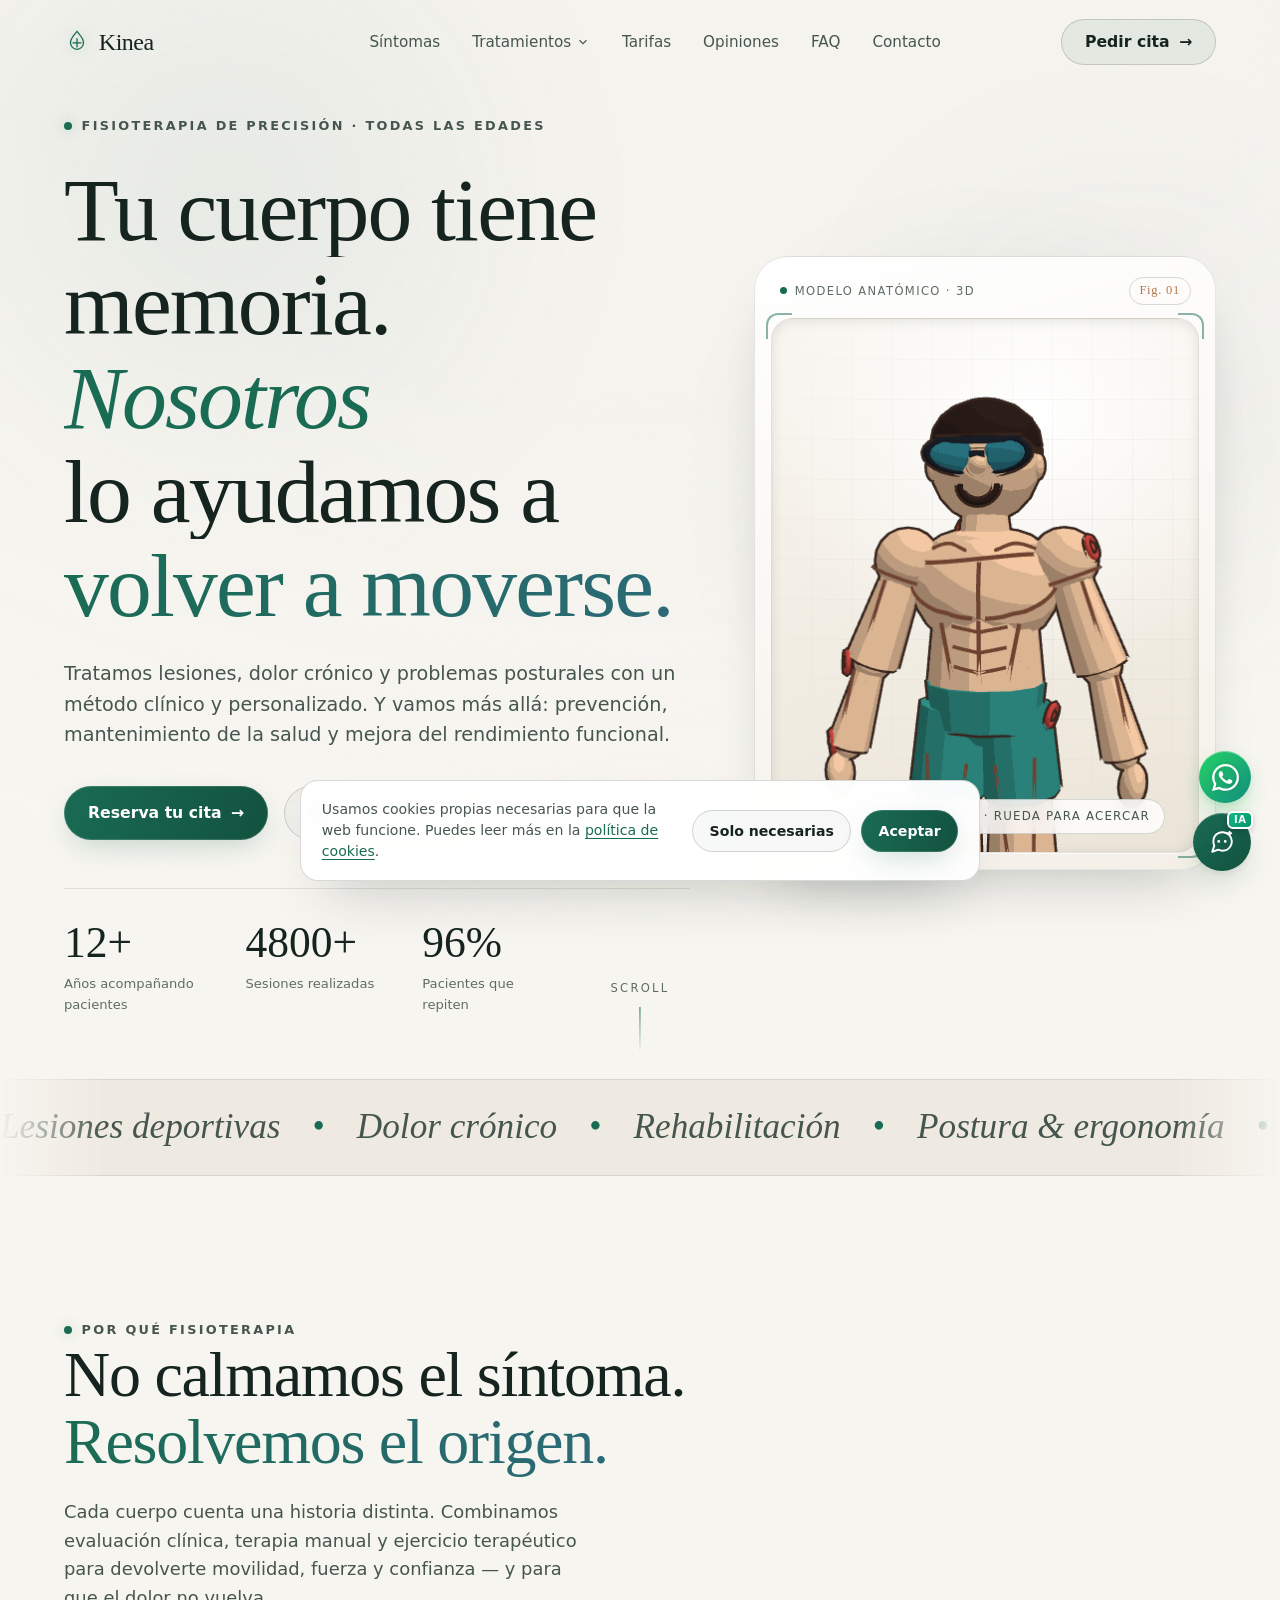
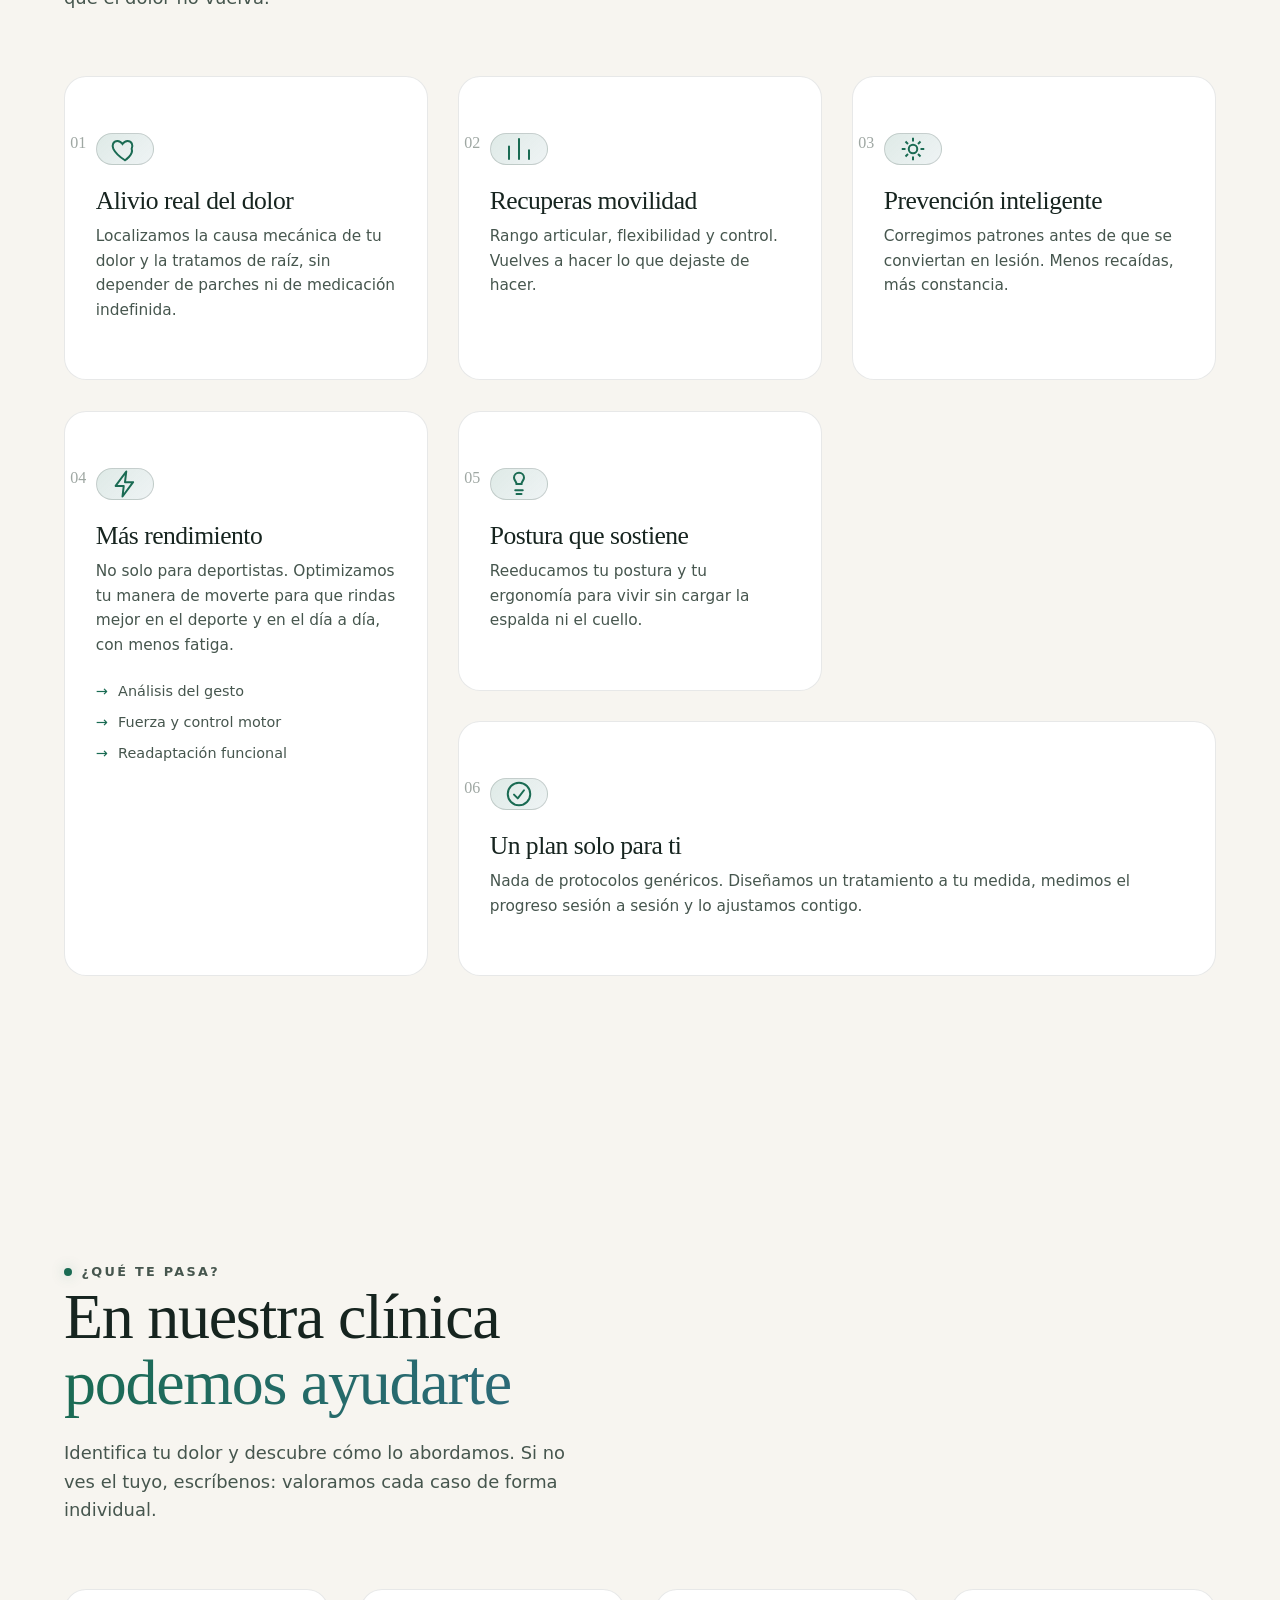
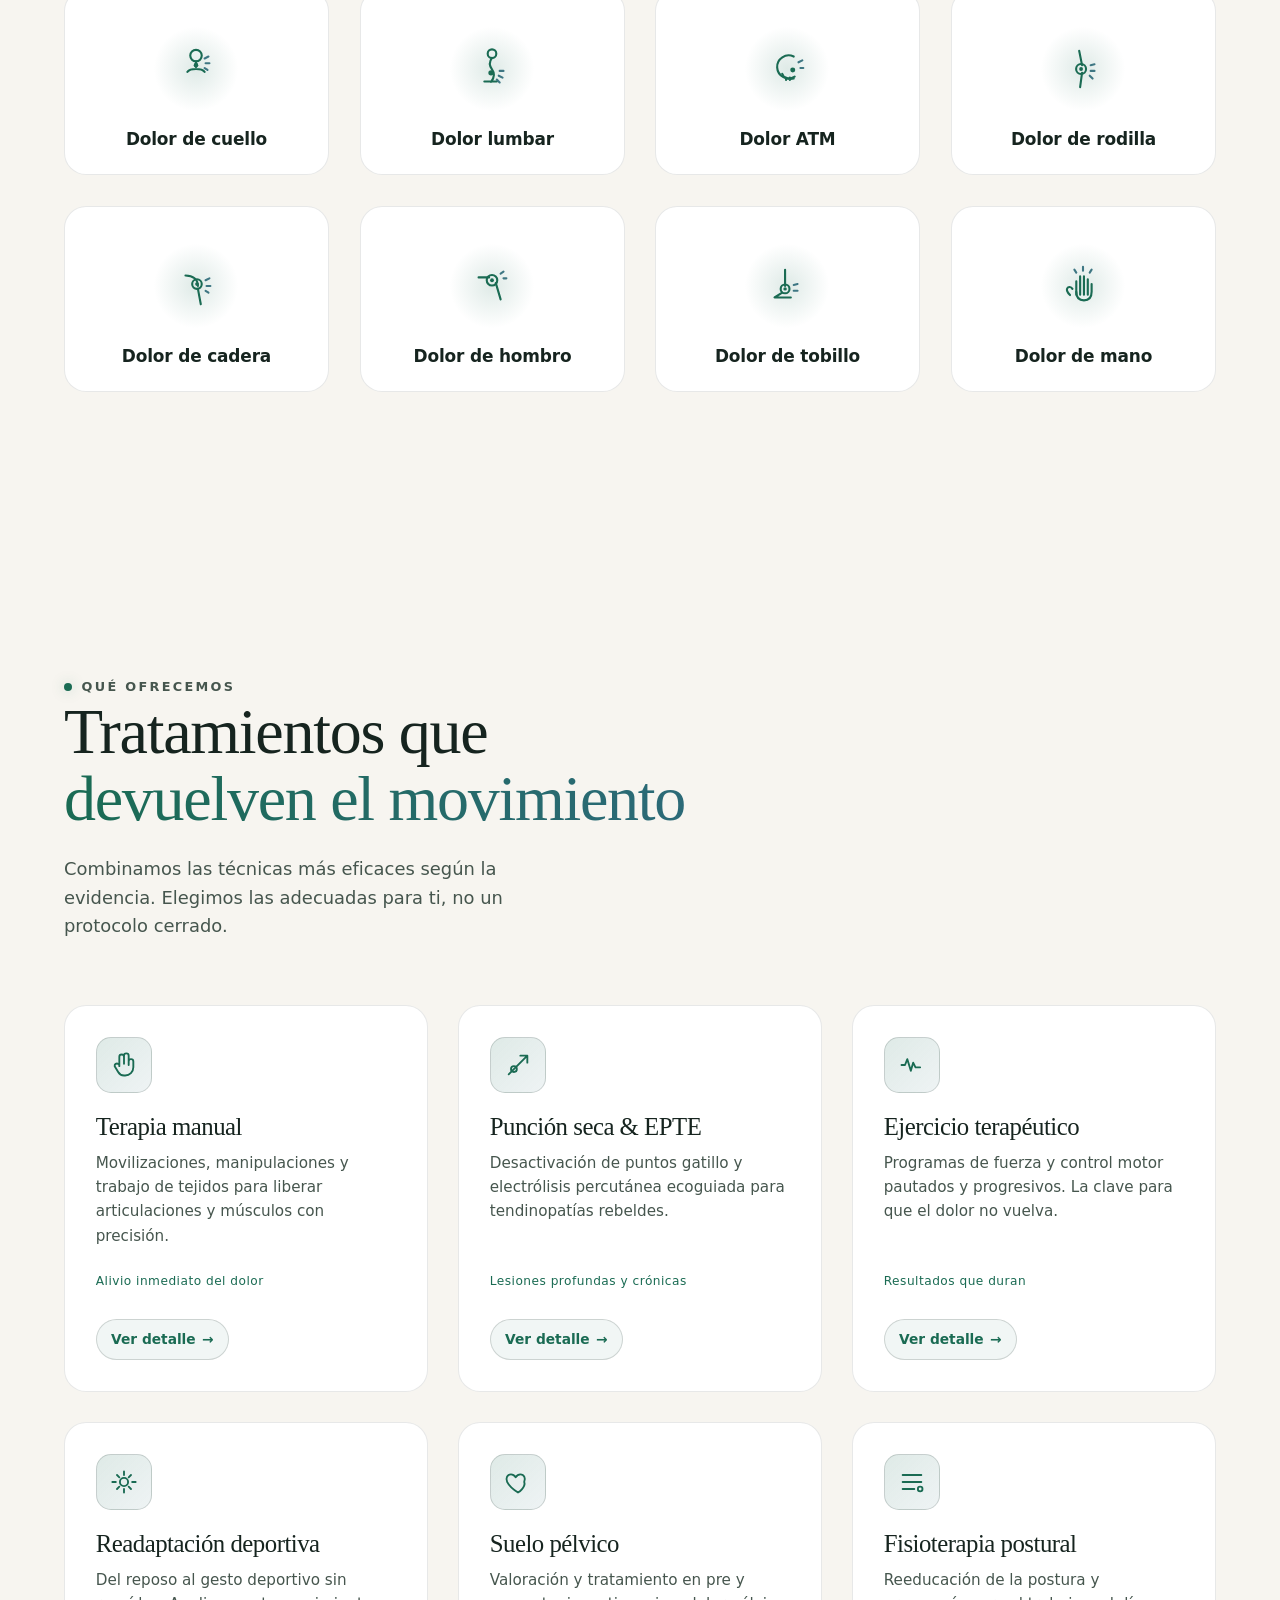
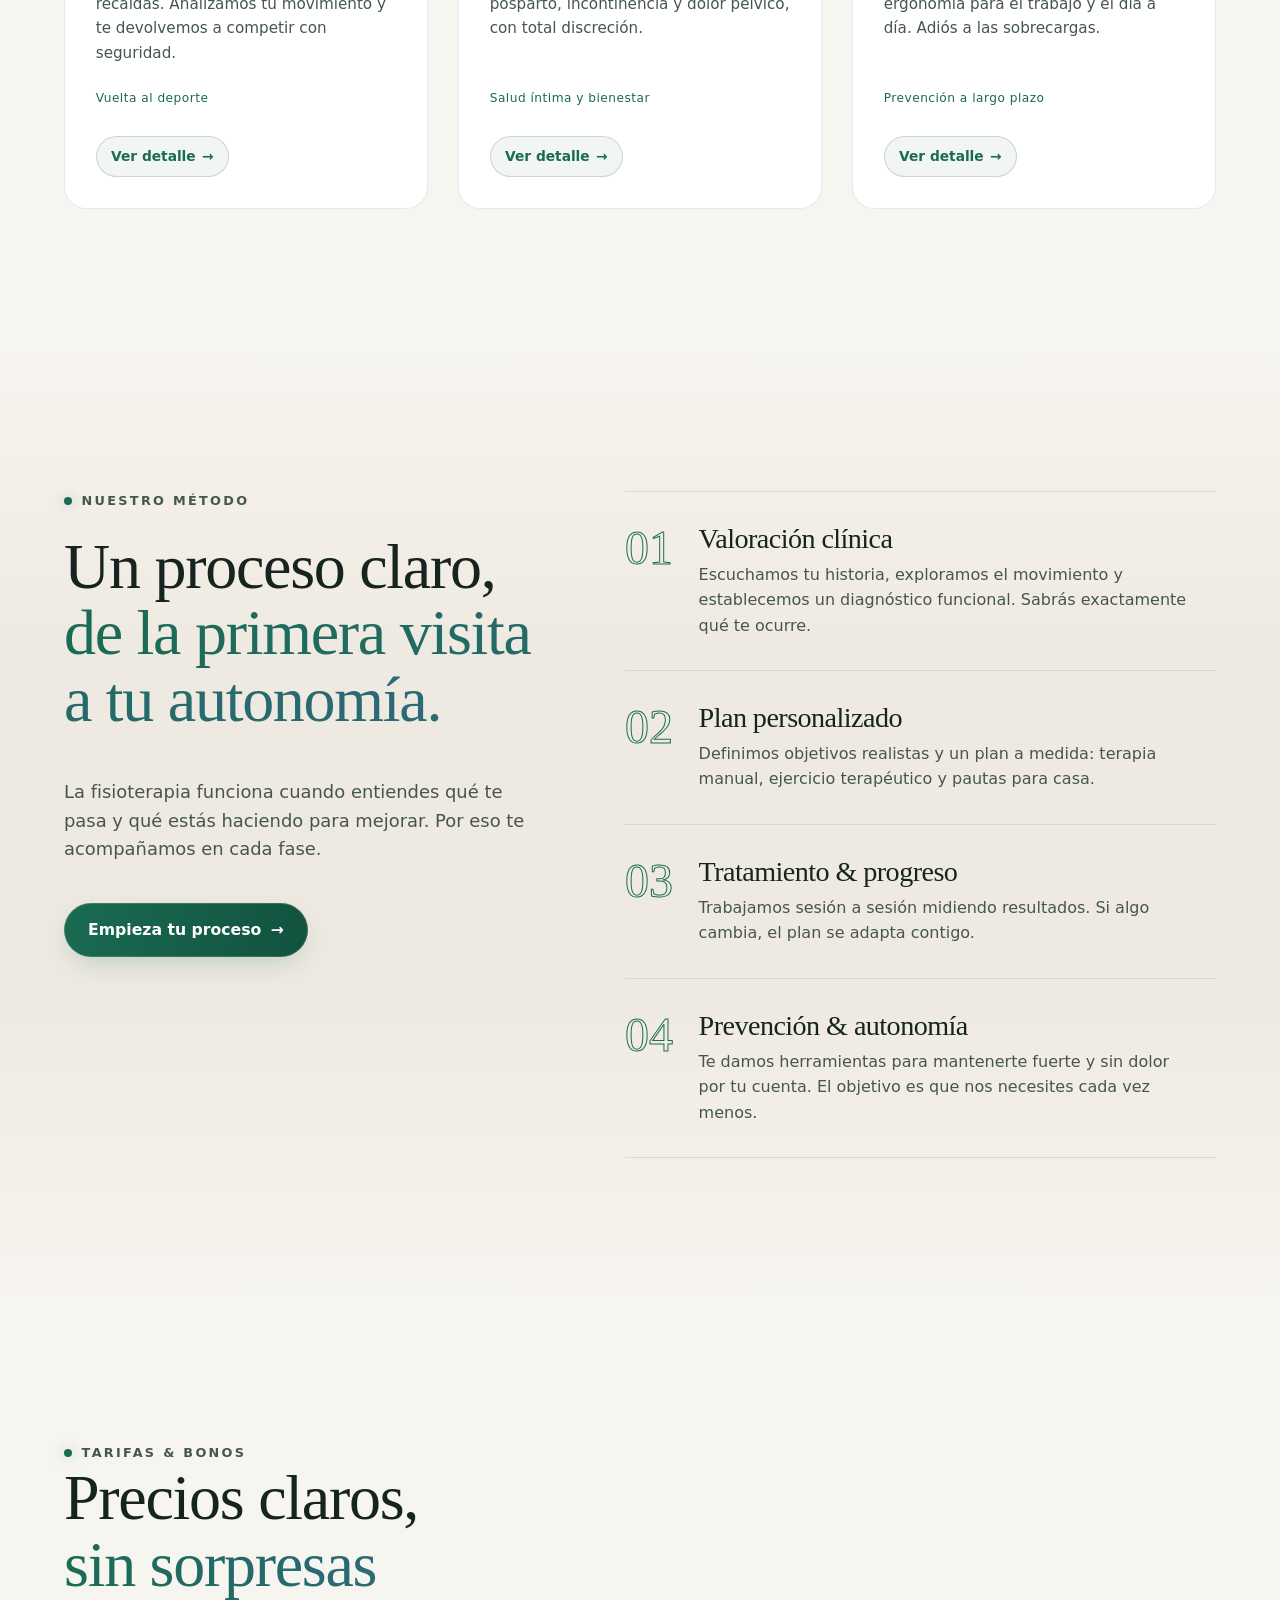
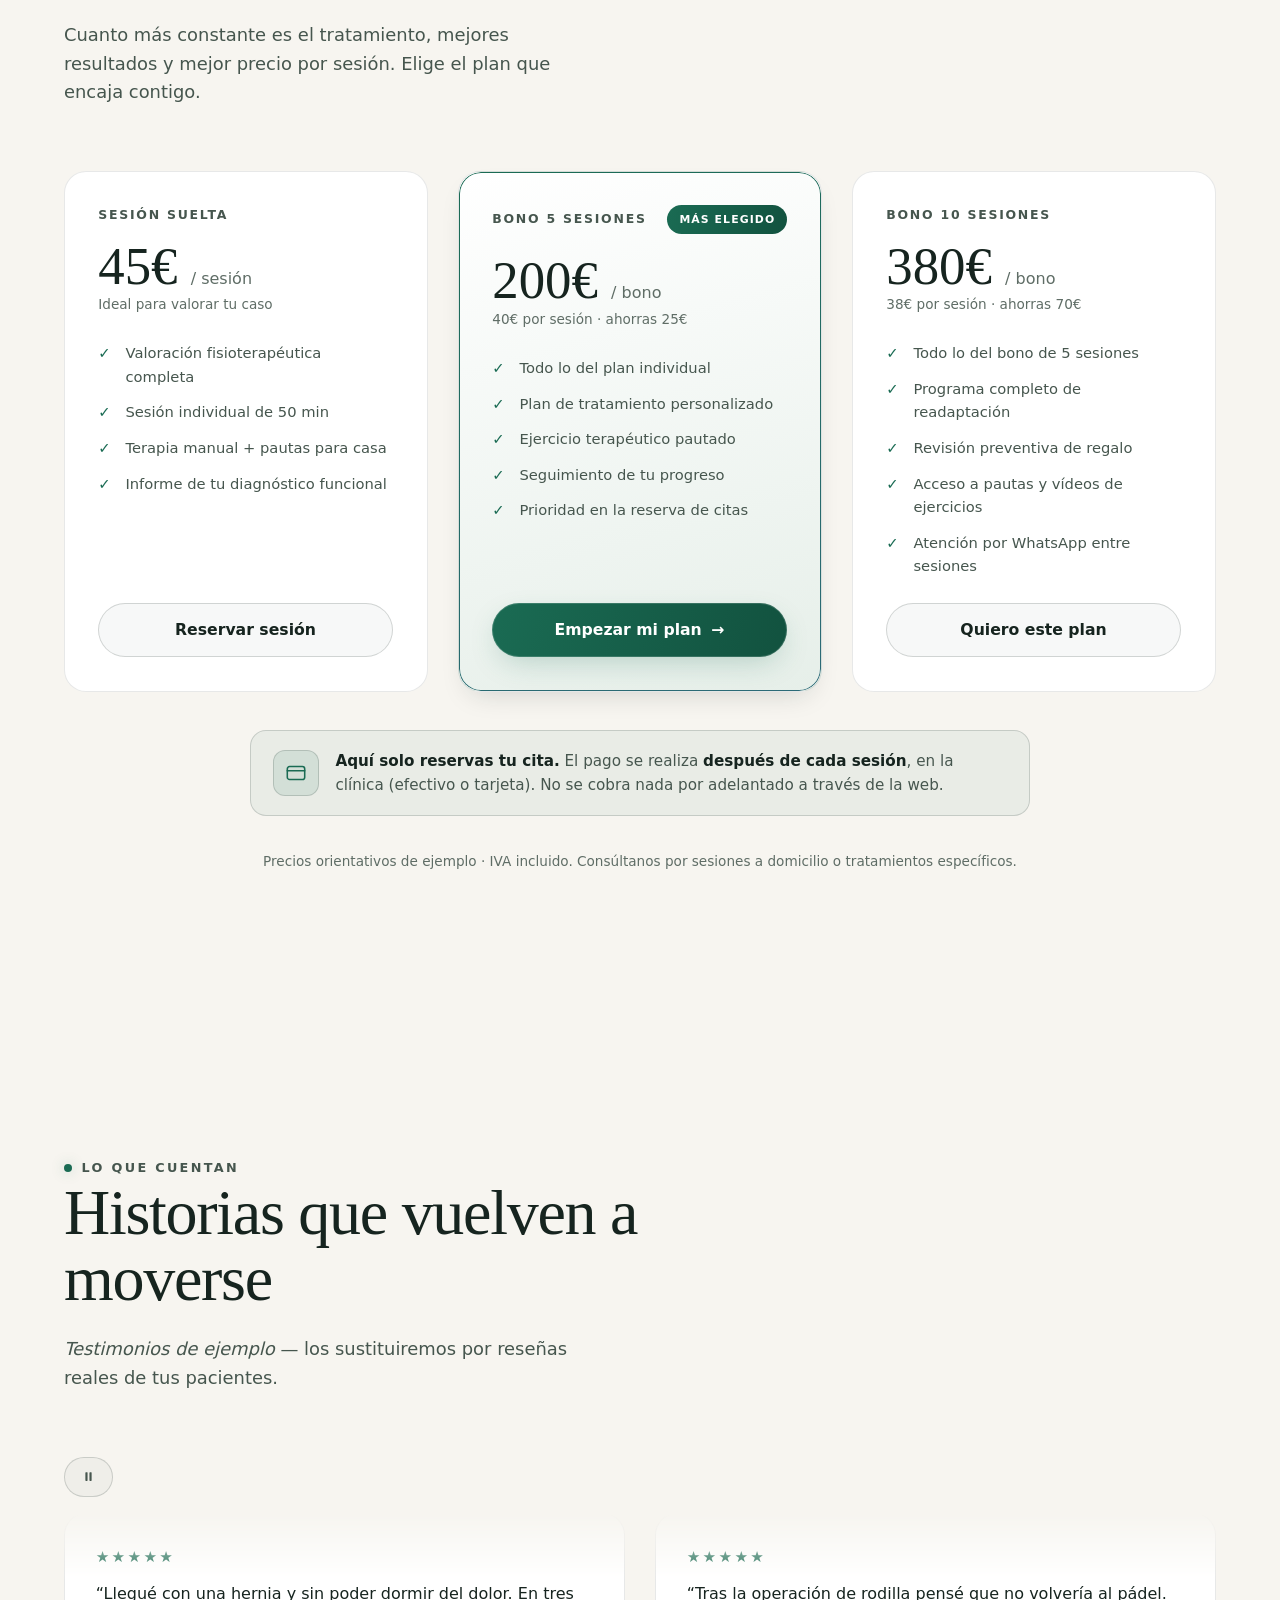
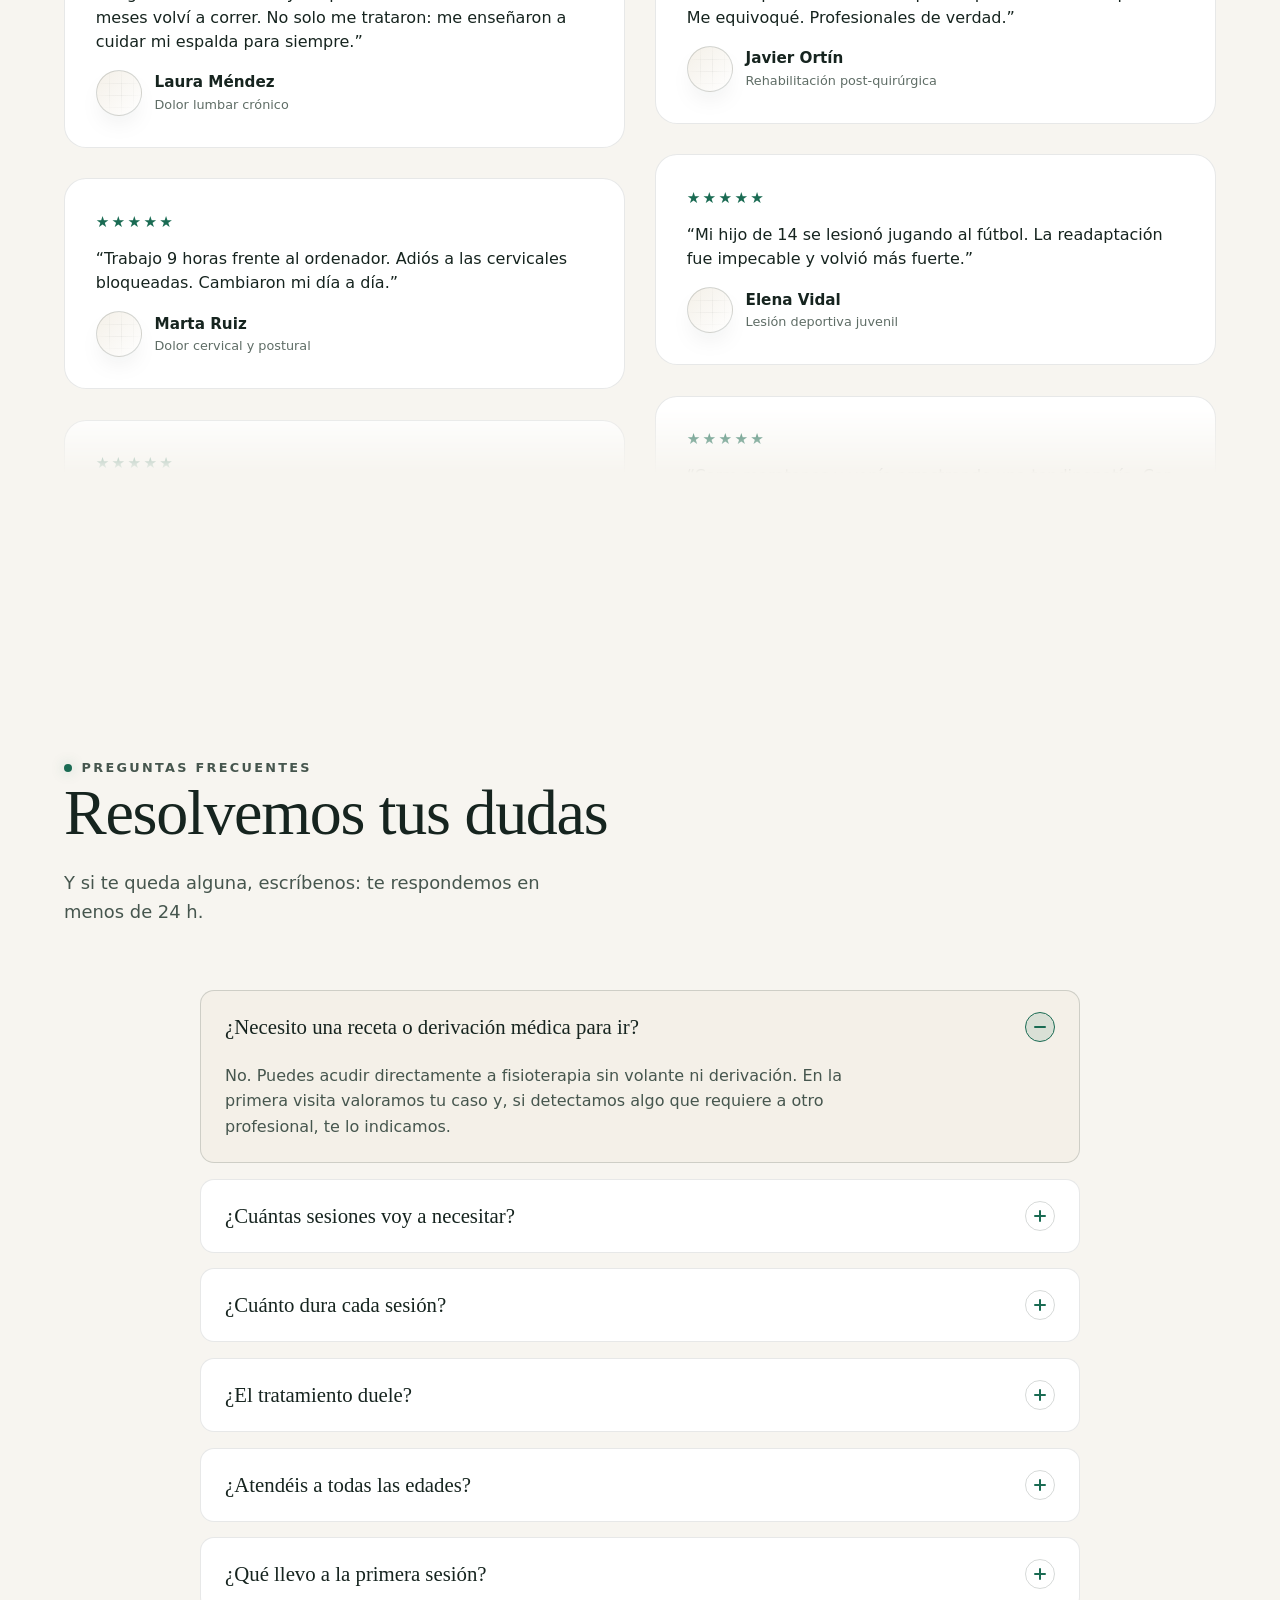
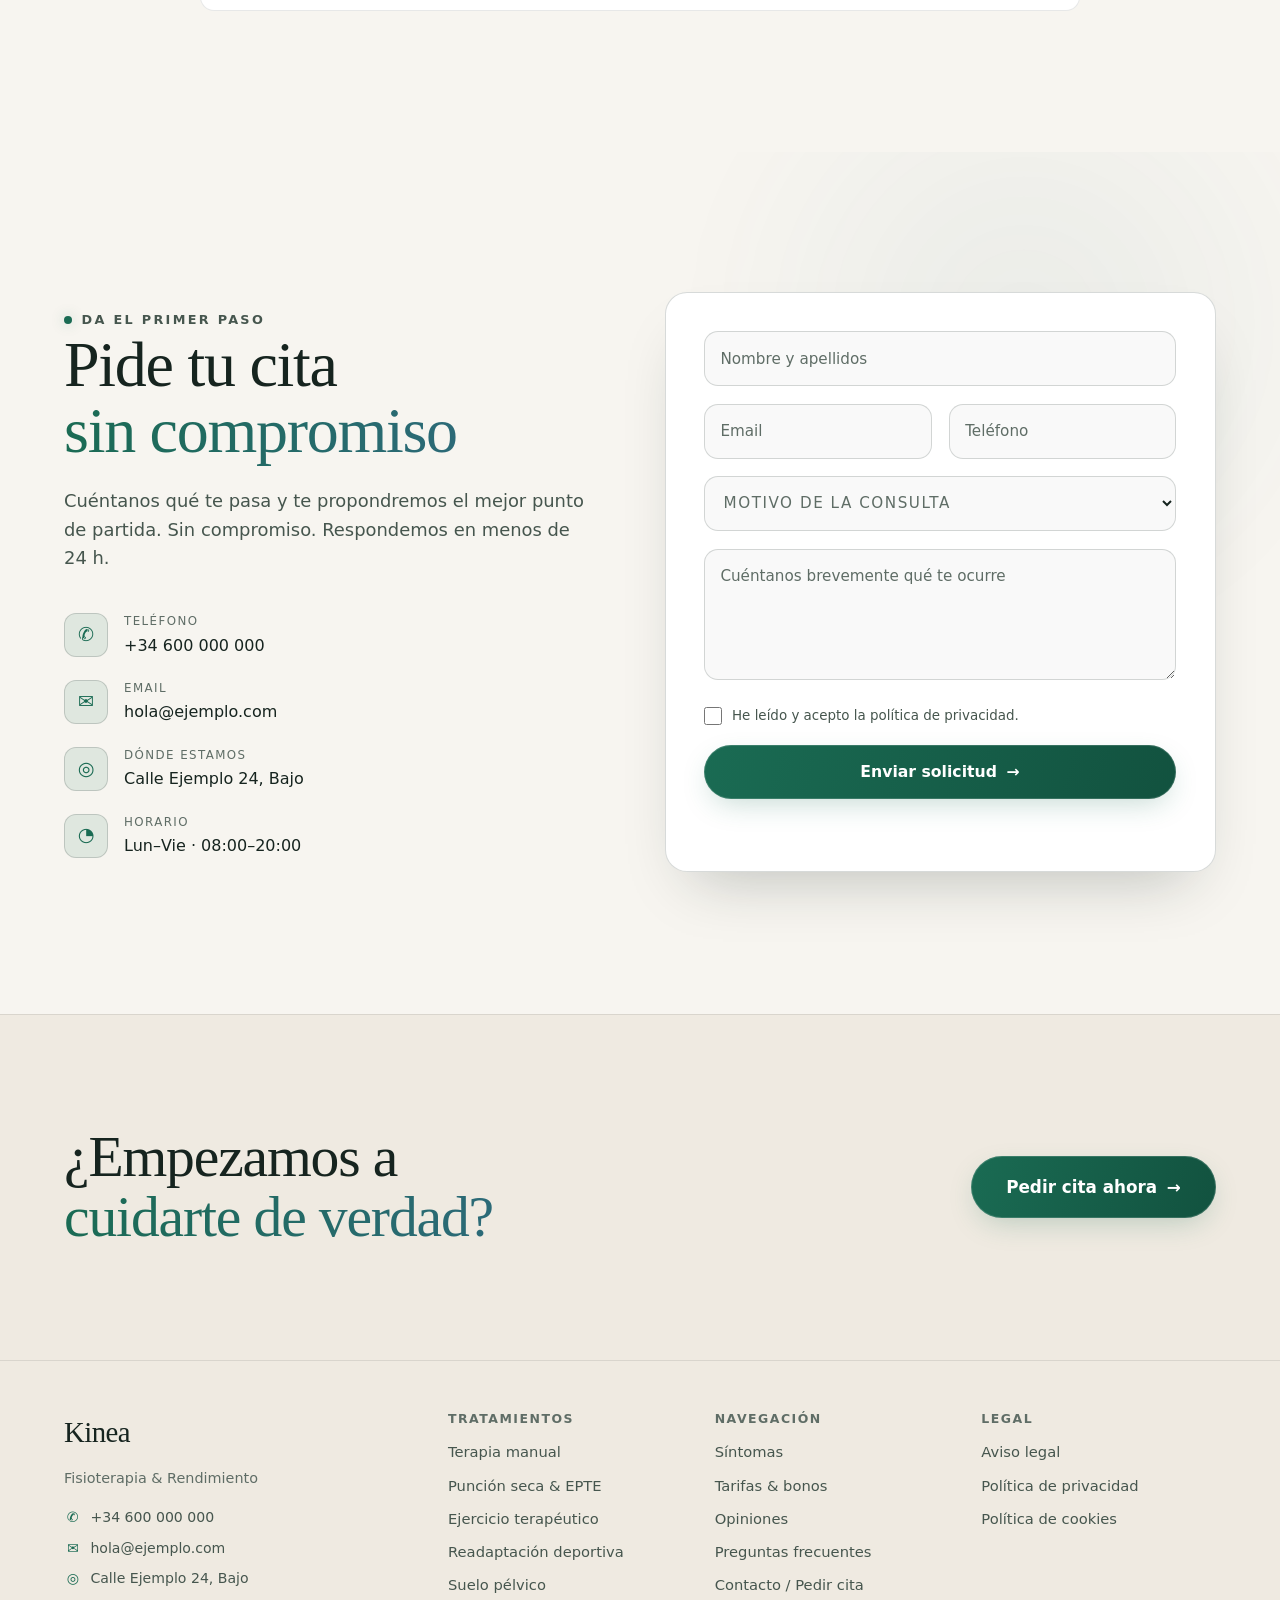
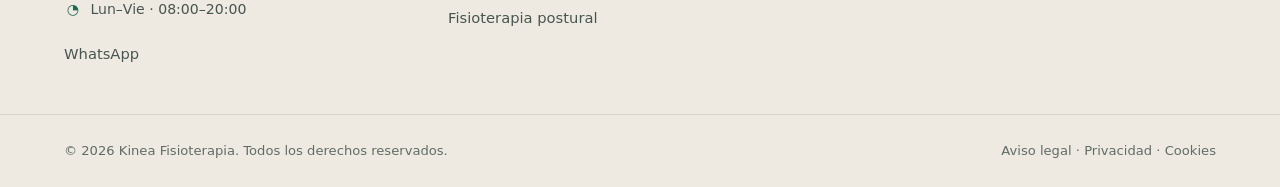
<file: index.html>
<!DOCTYPE html>
<html lang="es">
<head>
  <meta charset="UTF-8" />
  <meta name="viewport" content="width=device-width, initial-scale=1.0" />
  <!-- Seguridad: solo se ejecutan scripts propios; bloquea inyecciones y terceros.
       frame-ancestors no va aquí: en <meta> el navegador lo ignora. Se envía como
       cabecera HTTP desde .htaccess (Apache/Hostinger). -->
  <meta http-equiv="Content-Security-Policy" content="default-src 'self'; base-uri 'self'; object-src 'none'; script-src 'self'; style-src 'self' 'unsafe-inline' https://fonts.googleapis.com; font-src 'self' https://fonts.gstatic.com; img-src 'self' data:; connect-src 'self' https://*.workers.dev; form-action 'self'; upgrade-insecure-requests" />
  <meta name="referrer" content="strict-origin-when-cross-origin" />
  <title>Kinea · Fisioterapia y rendimiento en Madrid</title>
  <meta name="description" content="Fisioterapia de precisión para todas las edades. Tratamos lesiones, dolor crónico y problemas posturales, y trabajamos la prevención y el rendimiento funcional." />
  <meta name="theme-color" content="#f7f5f0" />
  <meta name="color-scheme" content="light" />
  <link rel="canonical" href="https://www.ejemplo.com/" />

  <!-- Cómo se ve al compartir en redes y WhatsApp -->
  <meta property="og:type" content="website" />
  <meta property="og:locale" content="es_ES" />
  <meta property="og:site_name" content="Kinea" />
  <meta property="og:title" content="Kinea · Fisioterapia y rendimiento en Madrid" />
  <meta property="og:description" content="Tratamos lesiones, dolor crónico y problemas posturales. Prevención, salud y rendimiento funcional." />
  <meta property="og:url" content="https://www.ejemplo.com/" />
  <meta property="og:image" content="https://www.ejemplo.com/assets/img/og-cover.jpg" />
  <meta property="og:image:alt" content="Kinea · Fisioterapia y rendimiento" />
  <meta name="twitter:card" content="summary_large_image" />

  <!-- Favicon SVG en línea: sin peticiones extra -->
  <link rel="icon" href="data:image/svg+xml,%3Csvg xmlns='http://www.w3.org/2000/svg' viewBox='0 0 32 32'%3E%3Crect width='32' height='32' rx='7' fill='%231a6b53'/%3E%3Cpath d='M16 5c3.5 4.4 7 7 7 12.2a7 7 0 1 1-14 0C9 12 12.5 9.4 16 5Z' fill='none' stroke='%23ffffff' stroke-width='1.8'/%3E%3Cpath d='M16 13v8M12.5 17h7' stroke='%23ffffff' stroke-width='1.8' stroke-linecap='round'/%3E%3C/svg%3E" />

  <link rel="preconnect" href="https://fonts.googleapis.com" />
  <link rel="preconnect" href="https://fonts.gstatic.com" crossorigin />
  <!-- preload adelanta la descarga; display=swap evita el texto invisible -->
  <link rel="preload" as="style" href="https://fonts.googleapis.com/css2?family=Fraunces:ital,opsz,wght@0,9..144,300..700;1,9..144,300..600&family=Inter:wght@300;400;500;600;700&display=swap" />
  <link rel="stylesheet" href="https://fonts.googleapis.com/css2?family=Fraunces:ital,opsz,wght@0,9..144,300..700;1,9..144,300..600&family=Inter:wght@300;400;500;600;700&display=swap" />

  <link rel="stylesheet" href="styles.css?v=20260728q" />
</head>
<body>
  <a class="skip-link" href="#main">Saltar al contenido</a>

  <!-- ====================== NAV ====================== -->
  <header class="nav" id="nav">
    <div class="nav-inner">
      <a class="brand" href="#top" aria-label="Kinea inicio">
        <span class="brand-mark" aria-hidden="true">
          <svg viewBox="0 0 32 32" width="26" height="26" fill="none">
            <path d="M16 3c4 5 8 8 8 14a8 8 0 1 1-16 0c0-6 4-9 8-14Z" stroke="currentColor" stroke-width="1.6"/>
            <path d="M16 12v10M11 17h10" stroke="currentColor" stroke-width="1.6" stroke-linecap="round"/>
          </svg>
        </span>
        <span class="brand-name">Kinea</span>
      </a>

      <nav class="nav-links" aria-label="Navegación principal">
        <a href="#lesiones">Síntomas</a>
        <div class="nav-item has-drop">
          <a href="#tratamientos" class="nav-drop-toggle" aria-haspopup="true" aria-expanded="false">
            Tratamientos
            <svg viewBox="0 0 24 24" width="14" height="14" fill="none" stroke="currentColor" stroke-width="2" aria-hidden="true"><path d="M6 9l6 6 6-6"/></svg>
          </a>
          <div class="nav-drop" role="menu">
            <a href="tratamiento.html?t=terapia-manual" role="menuitem">Terapia manual</a>
            <a href="tratamiento.html?t=puncion-seca" role="menuitem">Punción seca &amp; EPTE</a>
            <a href="tratamiento.html?t=ejercicio-terapeutico" role="menuitem">Ejercicio terapéutico</a>
            <a href="tratamiento.html?t=readaptacion-deportiva" role="menuitem">Readaptación deportiva</a>
            <a href="tratamiento.html?t=suelo-pelvico" role="menuitem">Suelo pélvico</a>
            <a href="tratamiento.html?t=fisioterapia-postural" role="menuitem">Fisioterapia postural</a>
          </div>
        </div>
        <a href="#tarifas">Tarifas</a>
        <a href="#testimonios">Opiniones</a>
        <a href="#faq">FAQ</a>
        <a href="#contacto">Contacto</a>
      </nav>

      <a href="#contacto" class="btn btn-nav" data-magnetic>
        <span>Pedir cita</span>
        <span class="btn-arrow" aria-hidden="true">→</span>
      </a>

      <button class="nav-toggle" id="navToggle" aria-label="Abrir menú" aria-expanded="false">
        <span></span><span></span>
      </button>
    </div>
    <div class="nav-progress" id="navProgress" aria-hidden="true"></div>
  </header>

  <!-- Mobile menu -->
  <div class="mobile-menu" id="mobileMenu" aria-hidden="true">
    <a href="#lesiones">Síntomas</a>
    <a href="#tratamientos">Tratamientos</a>
    <a href="#tarifas">Tarifas</a>
    <a href="#testimonios">Opiniones</a>
    <a href="#faq">FAQ</a>
    <a href="#contacto">Contacto</a>
    <a href="#contacto" class="btn btn-block">Pedir cita</a>
  </div>

  <main id="main">
    <span id="top"></span>

    <!-- ====================== HERO · PORTADA ====================== -->
    <section class="hero" id="hero">
      <div class="hero-bg" aria-hidden="true">
        <div class="mesh mesh-a"></div>
        <div class="mesh mesh-b"></div>
        <div class="mesh mesh-c"></div>
        <div class="grain"></div>
      </div>

      <div class="hero-inner">
        <div class="hero-copy">
          <p class="eyebrow" data-reveal>
            <span class="eyebrow-dot"></span> Fisioterapia de precisión · Todas las edades
          </p>

          <h1 class="hero-title">
            <span class="line" data-reveal-line>Tu cuerpo tiene</span>
            <span class="line" data-reveal-line>memoria. <em>Nosotros</em></span>
            <span class="line" data-reveal-line>lo ayudamos a</span>
            <span class="line line-accent" data-reveal-line>volver a moverse.</span>
          </h1>

          <p class="hero-lead" data-reveal>
            Tratamos lesiones, dolor crónico y problemas posturales con un método
            clínico y personalizado. Y vamos más allá: prevención, mantenimiento
            de la salud y mejora del rendimiento funcional.
          </p>

          <div class="hero-cta" data-reveal>
            <a href="#contacto" class="btn btn-primary" data-magnetic>
              <span>Reserva tu cita</span>
              <span class="btn-arrow" aria-hidden="true">→</span>
            </a>
            <a href="#metodo" class="btn btn-ghost">Cómo trabajamos</a>
          </div>

          <div class="hero-stats" data-reveal>
            <div class="stat">
              <span class="stat-num" data-count="12" data-suffix="+">0</span>
              <span class="stat-label">Años acompañando pacientes</span>
            </div>
            <div class="stat">
              <span class="stat-num" data-count="4800" data-suffix="+">0</span>
              <span class="stat-label">Sesiones realizadas</span>
            </div>
            <div class="stat">
              <span class="stat-num" data-count="96" data-suffix="%">0</span>
              <span class="stat-label">Pacientes que repiten</span>
            </div>
          </div>
        </div>

        <div class="hero-visual" data-reveal>
          <!--
            Escena 3D · Figura anatómica holográfica dibujada en <canvas>.
            Nube de puntos con musculatura marcada; la cámara arranca en la
            cara y se aleja hasta el cuerpo completo. 0 dependencias, offline.
          -->
          <div class="hero-frame">
            <div class="hero-frame-bar" aria-hidden="true">
              <span class="hfr-title"><span class="dot-live"></span> Modelo anatómico · 3D</span>
              <span class="hfr-tag">Fig. 01</span>
            </div>
            <div class="hero-frame-stage">
              <div class="hero-3d" id="hero3d">
                <canvas class="robot-canvas" id="robotCanvas" role="img"
                        aria-label="Figura humana anatómica en 3D; la cámara se aleja de la cara al cuerpo completo"></canvas>
                <div class="hero-3d-caption" aria-hidden="true">
                  <span class="dot-live"></span> Anatomía · Movimiento · Equilibrio
                </div>
              </div>
              <!-- Esquinas tipo lámina de atlas anatómico: 2 aquí + 2 en el span -->
              <span class="hero-frame-corners" aria-hidden="true"></span>
            </div>
          </div>
          <div class="hero-visual-glow" aria-hidden="true"></div>
        </div>
      </div>

      <a href="#ventajas" class="scroll-cue" aria-label="Desplázate hacia abajo">
        <span>Scroll</span>
        <span class="scroll-line" aria-hidden="true"></span>
      </a>
    </section>

    <!-- ====================== MARQUEE ====================== -->
    <div class="marquee" aria-hidden="true">
      <div class="marquee-track">
        <span>Lesiones deportivas</span><span class="dot">•</span>
        <span>Dolor crónico</span><span class="dot">•</span>
        <span>Rehabilitación</span><span class="dot">•</span>
        <span>Postura & ergonomía</span><span class="dot">•</span>
        <span>Suelo pélvico</span><span class="dot">•</span>
        <span>Prevención</span><span class="dot">•</span>
        <span>Rendimiento funcional</span><span class="dot">•</span>
        <span>Terapia manual</span><span class="dot">•</span>
        <span>Lesiones deportivas</span><span class="dot">•</span>
        <span>Dolor crónico</span><span class="dot">•</span>
        <span>Rehabilitación</span><span class="dot">•</span>
        <span>Postura & ergonomía</span><span class="dot">•</span>
        <span>Suelo pélvico</span><span class="dot">•</span>
        <span>Prevención</span><span class="dot">•</span>
        <span>Rendimiento funcional</span><span class="dot">•</span>
        <span>Terapia manual</span><span class="dot">•</span>
      </div>
    </div>

    <!-- ====================== VENTAJAS ====================== -->
    <section class="section ventajas" id="ventajas">
      <div class="section-head">
        <p class="eyebrow" data-reveal><span class="eyebrow-dot"></span> Por qué fisioterapia</p>
        <h2 class="section-title" data-split>
          No calmamos el síntoma.<br>
          <span class="tx-accent">Resolvemos el origen.</span>
        </h2>
        <p class="section-sub" data-reveal>
          Cada cuerpo cuenta una historia distinta. Combinamos evaluación clínica,
          terapia manual y ejercicio terapéutico para devolverte movilidad,
          fuerza y confianza — y para que el dolor no vuelva.
        </p>
      </div>

      <div class="bento">
        <article class="bento-card b-lg" data-reveal data-tilt>
          <span class="card-index">01</span>
          <span class="card-icon" aria-hidden="true">
            <svg viewBox="0 0 24 24" width="30" height="30" fill="none" stroke="currentColor" stroke-width="1.6">
              <path d="M12 21s-7-4.35-9.33-9.09C1.3 9 2.6 5.5 6 5.5c2 0 3.2 1.3 4 2.5.8-1.2 2-2.5 4-2.5 3.4 0 4.7 3.5 3.33 6.41C19 16.65 12 21 12 21Z"/>
            </svg>
          </span>
          <h3>Alivio real del dolor</h3>
          <p>Localizamos la causa mecánica de tu dolor y la tratamos de raíz, sin depender de parches ni de medicación indefinida.</p>
          <div class="card-shine" aria-hidden="true"></div>
        </article>

        <article class="bento-card" data-reveal data-tilt>
          <span class="card-index">02</span>
          <span class="card-icon" aria-hidden="true">
            <svg viewBox="0 0 24 24" width="30" height="30" fill="none" stroke="currentColor" stroke-width="1.6">
              <path d="M4 20V10M12 20V4M20 20v-7" stroke-linecap="round"/>
            </svg>
          </span>
          <h3>Recuperas movilidad</h3>
          <p>Rango articular, flexibilidad y control. Vuelves a hacer lo que dejaste de hacer.</p>
          <div class="card-shine" aria-hidden="true"></div>
        </article>

        <article class="bento-card" data-reveal data-tilt>
          <span class="card-index">03</span>
          <span class="card-icon" aria-hidden="true">
            <svg viewBox="0 0 24 24" width="30" height="30" fill="none" stroke="currentColor" stroke-width="1.6">
              <path d="M12 3v3M12 18v3M3 12h3M18 12h3M6 6l2 2M16 16l2 2M18 6l-2 2M8 16l-2 2"/>
              <circle cx="12" cy="12" r="3.4"/>
            </svg>
          </span>
          <h3>Prevención inteligente</h3>
          <p>Corregimos patrones antes de que se conviertan en lesión. Menos recaídas, más constancia.</p>
          <div class="card-shine" aria-hidden="true"></div>
        </article>

        <article class="bento-card b-tall" data-reveal data-tilt>
          <span class="card-index">04</span>
          <span class="card-icon" aria-hidden="true">
            <svg viewBox="0 0 24 24" width="30" height="30" fill="none" stroke="currentColor" stroke-width="1.6">
              <path d="M13 2 4.5 13.5H11l-1 8.5 8.5-11.5H12l1-8.5Z" stroke-linejoin="round"/>
            </svg>
          </span>
          <h3>Más rendimiento</h3>
          <p>No solo para deportistas. Optimizamos tu manera de moverte para que rindas mejor en el deporte y en el día a día, con menos fatiga.</p>
          <ul class="card-list">
            <li>Análisis del gesto</li>
            <li>Fuerza y control motor</li>
            <li>Readaptación funcional</li>
          </ul>
          <div class="card-shine" aria-hidden="true"></div>
        </article>

        <article class="bento-card" data-reveal data-tilt>
          <span class="card-index">05</span>
          <span class="card-icon" aria-hidden="true">
            <svg viewBox="0 0 24 24" width="30" height="30" fill="none" stroke="currentColor" stroke-width="1.6">
              <path d="M12 3a4 4 0 0 1 4 4c0 2-2 3-2 5h-4c0-2-2-3-2-5a4 4 0 0 1 4-4Z"/>
              <path d="M9 17h6M10 20h4" stroke-linecap="round"/>
            </svg>
          </span>
          <h3>Postura que sostiene</h3>
          <p>Reeducamos tu postura y tu ergonomía para vivir sin cargar la espalda ni el cuello.</p>
          <div class="card-shine" aria-hidden="true"></div>
        </article>

        <article class="bento-card b-wide" data-reveal data-tilt>
          <span class="card-index">06</span>
          <span class="card-icon" aria-hidden="true">
            <svg viewBox="0 0 24 24" width="30" height="30" fill="none" stroke="currentColor" stroke-width="1.6">
              <circle cx="12" cy="12" r="9"/>
              <path d="M8 12.5 11 15.5 16 9" stroke-linecap="round" stroke-linejoin="round"/>
            </svg>
          </span>
          <h3>Un plan solo para ti</h3>
          <p>Nada de protocolos genéricos. Diseñamos un tratamiento a tu medida, medimos el progreso sesión a sesión y lo ajustamos contigo.</p>
          <div class="card-shine" aria-hidden="true"></div>
        </article>
      </div>
    </section>

    <!-- ====================== LESIONES / SÍNTOMAS ====================== -->
    <section class="section lesiones" id="lesiones">
      <div class="section-head">
        <p class="eyebrow" data-reveal><span class="eyebrow-dot"></span> ¿Qué te pasa?</p>
        <h2 class="section-title" data-split>
          En nuestra clínica<br><span class="tx-accent">podemos ayudarte</span>
        </h2>
        <p class="section-sub" data-reveal>
          Identifica tu dolor y descubre cómo lo abordamos. Si no ves el tuyo,
          escríbenos: valoramos cada caso de forma individual.
        </p>
      </div>

      <div class="lesiones-grid">
        <div class="lesion" data-reveal data-tilt>
          <span class="lesion-ico" aria-hidden="true">
            <svg viewBox="0 0 48 48" fill="none" stroke="currentColor" stroke-width="2.2" stroke-linecap="round" stroke-linejoin="round">
              <circle cx="24" cy="10" r="6"/>
              <path d="M24 16v6M15 27c3-4 15-4 18 0"/>
              <circle cx="24" cy="20" r="2.4" fill="currentColor" stroke="none"/>
              <g class="burst" stroke="currentColor"><path d="M33 13l4-2M34 18h4M33 23l3 2"/></g>
            </svg>
          </span>
          <h3>Dolor de cuello</h3>
        </div>

        <div class="lesion" data-reveal data-tilt>
          <span class="lesion-ico" aria-hidden="true">
            <svg viewBox="0 0 48 48" fill="none" stroke="currentColor" stroke-width="2.2" stroke-linecap="round" stroke-linejoin="round">
              <circle cx="24" cy="8" r="4.5"/>
              <path d="M24 12.5c-3 4-3 8 0 12s3 8-1 13M16 37h13"/>
              <circle cx="23" cy="28" r="2.8" fill="currentColor" stroke="none"/>
              <g class="burst" stroke="currentColor"><path d="M32 26h4M31 31l4 2M29 35l3 3"/></g>
            </svg>
          </span>
          <h3>Dolor lumbar</h3>
        </div>

        <div class="lesion" data-reveal data-tilt>
          <span class="lesion-ico" aria-hidden="true">
            <svg viewBox="0 0 48 48" fill="none" stroke="currentColor" stroke-width="2.2" stroke-linecap="round" stroke-linejoin="round">
              <path d="M31 11a12 12 0 1 0 1 21"/>
              <path d="M19 29c1 4 6 6 12 5M23 33v2.5M27 33v2.5"/>
              <circle cx="30" cy="25" r="2.6" fill="currentColor" stroke="none"/>
              <g class="burst" stroke="currentColor"><path d="M36 17l4-2M38 23h3"/></g>
            </svg>
          </span>
          <h3>Dolor ATM</h3>
        </div>

        <div class="lesion" data-reveal data-tilt>
          <span class="lesion-ico" aria-hidden="true">
            <svg viewBox="0 0 48 48" fill="none" stroke="currentColor" stroke-width="2.2" stroke-linecap="round" stroke-linejoin="round">
              <path d="M20 5l3 15M23 28l-2 15"/>
              <circle cx="22" cy="24" r="5.2"/>
              <circle cx="22" cy="24" r="2" fill="currentColor" stroke="none"/>
              <g class="burst" stroke="currentColor"><path d="M32 20l4-1M32 26h4M31 31l3 3"/></g>
            </svg>
          </span>
          <h3>Dolor de rodilla</h3>
        </div>

        <div class="lesion" data-reveal data-tilt>
          <span class="lesion-ico" aria-hidden="true">
            <svg viewBox="0 0 48 48" fill="none" stroke="currentColor" stroke-width="2.2" stroke-linecap="round" stroke-linejoin="round">
              <path d="M13 13c8 0 13 4 13 11M26 27l3 16"/>
              <circle cx="25" cy="22" r="5"/>
              <circle cx="25" cy="22" r="1.9" fill="currentColor" stroke="none"/>
              <g class="burst" stroke="currentColor"><path d="M34 18l4-2M35 24h4M34 29l3 2"/></g>
            </svg>
          </span>
          <h3>Dolor de cadera</h3>
        </div>

        <div class="lesion" data-reveal data-tilt>
          <span class="lesion-ico" aria-hidden="true">
            <svg viewBox="0 0 48 48" fill="none" stroke="currentColor" stroke-width="2.2" stroke-linecap="round" stroke-linejoin="round">
              <path d="M10 15h11M28 21l5 17"/>
              <circle cx="24" cy="18" r="5.5"/>
              <circle cx="24" cy="18" r="2" fill="currentColor" stroke="none"/>
              <g class="burst" stroke="currentColor"><path d="M33 11l3-2M36 16h3"/></g>
            </svg>
          </span>
          <h3>Dolor de hombro</h3>
        </div>

        <div class="lesion" data-reveal data-tilt>
          <span class="lesion-ico" aria-hidden="true">
            <svg viewBox="0 0 48 48" fill="none" stroke="currentColor" stroke-width="2.2" stroke-linecap="round" stroke-linejoin="round">
              <path d="M22 7v17M19 31l-8 5h17"/>
              <circle cx="22" cy="27" r="4.6"/>
              <circle cx="22" cy="27" r="1.8" fill="currentColor" stroke="none"/>
              <g class="burst" stroke="currentColor"><path d="M31 23l4-1M31 29h4"/></g>
            </svg>
          </span>
          <h3>Dolor de tobillo</h3>
        </div>

        <div class="lesion" data-reveal data-tilt>
          <span class="lesion-ico" aria-hidden="true">
            <svg viewBox="0 0 48 48" fill="none" stroke="currentColor" stroke-width="2.2" stroke-linecap="round" stroke-linejoin="round">
              <path d="M17 33V19M21 33V14M25 33V14M29 33V17"/>
              <path d="M13 27c-1.5-2.5-4.5-2.5-5.5-.5s.5 4.5 3 7M17 30c0 6 3 9 8 9s8-3 8-9v-8"/>
              <g class="burst" stroke="currentColor"><path d="M24 8V4M31 10l2-3M17 10l-2-3"/></g>
            </svg>
          </span>
          <h3>Dolor de mano</h3>
        </div>
      </div>
    </section>

    <!-- ====================== TRATAMIENTOS ====================== -->
    <section class="section tratamientos" id="tratamientos">
      <div class="section-head">
        <p class="eyebrow" data-reveal><span class="eyebrow-dot"></span> Qué ofrecemos</p>
        <h2 class="section-title" data-split>
          Tratamientos que<br><span class="tx-accent">devuelven el movimiento</span>
        </h2>
        <p class="section-sub" data-reveal>
          Combinamos las técnicas más eficaces según la evidencia. Elegimos las
          adecuadas para ti, no un protocolo cerrado.
        </p>
      </div>

      <div class="trat-grid">
        <article class="trat-card" data-reveal data-tilt>
          <span class="trat-ico" aria-hidden="true">
            <svg viewBox="0 0 24 24" width="28" height="28" fill="none" stroke="currentColor" stroke-width="1.6" stroke-linecap="round" stroke-linejoin="round">
              <path d="M8 13V5a2 2 0 0 1 4 0v6M12 11V4a2 2 0 0 1 4 0v8M16 9a2 2 0 0 1 4 0v5a7 7 0 0 1-7 7h-1a6 6 0 0 1-5-3l-3-5a2 2 0 0 1 3-2l1 1"/>
            </svg>
          </span>
          <h3>Terapia manual</h3>
          <p>Movilizaciones, manipulaciones y trabajo de tejidos para liberar articulaciones y músculos con precisión.</p>
          <span class="trat-tag">Alivio inmediato del dolor</span>
          <a href="tratamiento.html?t=terapia-manual" class="trat-more">Ver detalle <span aria-hidden="true">→</span></a>
        </article>

        <article class="trat-card" data-reveal data-tilt>
          <span class="trat-ico" aria-hidden="true">
            <svg viewBox="0 0 24 24" width="28" height="28" fill="none" stroke="currentColor" stroke-width="1.6" stroke-linecap="round" stroke-linejoin="round">
              <path d="M4 20 20 4M14 4h6v6"/><circle cx="8.5" cy="15.5" r="2.5"/>
            </svg>
          </span>
          <h3>Punción seca &amp; EPTE</h3>
          <p>Desactivación de puntos gatillo y electrólisis percutánea ecoguiada para tendinopatías rebeldes.</p>
          <span class="trat-tag">Lesiones profundas y crónicas</span>
          <a href="tratamiento.html?t=puncion-seca" class="trat-more">Ver detalle <span aria-hidden="true">→</span></a>
        </article>

        <article class="trat-card" data-reveal data-tilt>
          <span class="trat-ico" aria-hidden="true">
            <svg viewBox="0 0 24 24" width="28" height="28" fill="none" stroke="currentColor" stroke-width="1.6" stroke-linecap="round" stroke-linejoin="round">
              <path d="M3 12h3l2-5 3 10 2-7 2 4h4"/>
            </svg>
          </span>
          <h3>Ejercicio terapéutico</h3>
          <p>Programas de fuerza y control motor pautados y progresivos. La clave para que el dolor no vuelva.</p>
          <span class="trat-tag">Resultados que duran</span>
          <a href="tratamiento.html?t=ejercicio-terapeutico" class="trat-more">Ver detalle <span aria-hidden="true">→</span></a>
        </article>

        <article class="trat-card" data-reveal data-tilt>
          <span class="trat-ico" aria-hidden="true">
            <svg viewBox="0 0 24 24" width="28" height="28" fill="none" stroke="currentColor" stroke-width="1.6" stroke-linecap="round" stroke-linejoin="round">
              <path d="M12 3v3M12 18v3M5 12H2M22 12h-3M6 6l2 2M16 16l2 2M18 6l-2 2M8 16l-2 2"/><circle cx="12" cy="12" r="3.5"/>
            </svg>
          </span>
          <h3>Readaptación deportiva</h3>
          <p>Del reposo al gesto deportivo sin recaídas. Analizamos tu movimiento y te devolvemos a competir con seguridad.</p>
          <span class="trat-tag">Vuelta al deporte</span>
          <a href="tratamiento.html?t=readaptacion-deportiva" class="trat-more">Ver detalle <span aria-hidden="true">→</span></a>
        </article>

        <article class="trat-card" data-reveal data-tilt>
          <span class="trat-ico" aria-hidden="true">
            <svg viewBox="0 0 24 24" width="28" height="28" fill="none" stroke="currentColor" stroke-width="1.6" stroke-linecap="round" stroke-linejoin="round">
              <path d="M12 21s-7-4.35-9.33-9.09C1.3 9 2.6 5.5 6 5.5c2 0 3.2 1.3 4 2.5.8-1.2 2-2.5 4-2.5 3.4 0 4.7 3.5 3.33 6.41C19 16.65 12 21 12 21Z"/>
            </svg>
          </span>
          <h3>Suelo pélvico</h3>
          <p>Valoración y tratamiento en pre y posparto, incontinencia y dolor pélvico, con total discreción.</p>
          <span class="trat-tag">Salud íntima y bienestar</span>
          <a href="tratamiento.html?t=suelo-pelvico" class="trat-more">Ver detalle <span aria-hidden="true">→</span></a>
        </article>

        <article class="trat-card" data-reveal data-tilt>
          <span class="trat-ico" aria-hidden="true">
            <svg viewBox="0 0 24 24" width="28" height="28" fill="none" stroke="currentColor" stroke-width="1.6" stroke-linecap="round" stroke-linejoin="round">
              <path d="M4 6h16M4 12h16M4 18h10"/><circle cx="19" cy="18" r="2"/>
            </svg>
          </span>
          <h3>Fisioterapia postural</h3>
          <p>Reeducación de la postura y ergonomía para el trabajo y el día a día. Adiós a las sobrecargas.</p>
          <span class="trat-tag">Prevención a largo plazo</span>
          <a href="tratamiento.html?t=fisioterapia-postural" class="trat-more">Ver detalle <span aria-hidden="true">→</span></a>
        </article>
      </div>
    </section>

    <!-- ====================== MÉTODO ====================== -->
    <section class="section metodo" id="metodo">
      <div class="metodo-grid">
        <div class="metodo-sticky">
          <p class="eyebrow" data-reveal><span class="eyebrow-dot"></span> Nuestro método</p>
          <h2 class="section-title" data-split>
            Un proceso claro,<br>
            <span class="tx-accent">de la primera visita<br>a tu autonomía.</span>
          </h2>
          <p class="section-sub" data-reveal>
            La fisioterapia funciona cuando entiendes qué te pasa y qué estás
            haciendo para mejorar. Por eso te acompañamos en cada fase.
          </p>
          <a href="#contacto" class="btn btn-primary" data-magnetic data-reveal>
            <span>Empieza tu proceso</span>
            <span class="btn-arrow" aria-hidden="true">→</span>
          </a>
        </div>

        <ol class="steps">
          <li class="step" data-reveal>
            <span class="step-num">01</span>
            <div class="step-body">
              <h3>Valoración clínica</h3>
              <p>Escuchamos tu historia, exploramos el movimiento y establecemos un diagnóstico funcional. Sabrás exactamente qué te ocurre.</p>
            </div>
          </li>
          <li class="step" data-reveal>
            <span class="step-num">02</span>
            <div class="step-body">
              <h3>Plan personalizado</h3>
              <p>Definimos objetivos realistas y un plan a medida: terapia manual, ejercicio terapéutico y pautas para casa.</p>
            </div>
          </li>
          <li class="step" data-reveal>
            <span class="step-num">03</span>
            <div class="step-body">
              <h3>Tratamiento & progreso</h3>
              <p>Trabajamos sesión a sesión midiendo resultados. Si algo cambia, el plan se adapta contigo.</p>
            </div>
          </li>
          <li class="step" data-reveal>
            <span class="step-num">04</span>
            <div class="step-body">
              <h3>Prevención & autonomía</h3>
              <p>Te damos herramientas para mantenerte fuerte y sin dolor por tu cuenta. El objetivo es que nos necesites cada vez menos.</p>
            </div>
          </li>
        </ol>
      </div>
    </section>

    <!-- ====================== TARIFAS ====================== -->
    <section class="section tarifas" id="tarifas">
      <div class="section-head">
        <p class="eyebrow" data-reveal><span class="eyebrow-dot"></span> Tarifas & bonos</p>
        <h2 class="section-title" data-split>
          Precios claros,<br><span class="tx-accent">sin sorpresas</span>
        </h2>
        <p class="section-sub" data-reveal>
          Cuanto más constante es el tratamiento, mejores resultados y mejor precio
          por sesión. Elige el plan que encaja contigo.
        </p>
      </div>

      <div class="tarifas-grid">
        <article class="plan" data-reveal data-tilt>
          <span class="plan-name">Sesión suelta</span>
          <div class="plan-price">45€ <small>/ sesión</small></div>
          <span class="plan-per">Ideal para valorar tu caso</span>
          <ul class="plan-feats">
            <li>Valoración fisioterapéutica completa</li>
            <li>Sesión individual de 50 min</li>
            <li>Terapia manual + pautas para casa</li>
            <li>Informe de tu diagnóstico funcional</li>
          </ul>
          <a href="#contacto" class="btn btn-ghost" data-magnetic><span>Reservar sesión</span></a>
        </article>

        <article class="plan plan-featured" data-reveal data-tilt>
          <div class="plan-head">
            <span class="plan-name">Bono 5 sesiones</span>
            <span class="plan-badge">Más elegido</span>
          </div>
          <div class="plan-price">200€ <small>/ bono</small></div>
          <span class="plan-per">40€ por sesión · ahorras 25€</span>
          <ul class="plan-feats">
            <li>Todo lo del plan individual</li>
            <li>Plan de tratamiento personalizado</li>
            <li>Ejercicio terapéutico pautado</li>
            <li>Seguimiento de tu progreso</li>
            <li>Prioridad en la reserva de citas</li>
          </ul>
          <a href="#contacto" class="btn btn-primary" data-magnetic>
            <span>Empezar mi plan</span>
            <span class="btn-arrow" aria-hidden="true">→</span>
          </a>
        </article>

        <article class="plan" data-reveal data-tilt>
          <span class="plan-name">Bono 10 sesiones</span>
          <div class="plan-price">380€ <small>/ bono</small></div>
          <span class="plan-per">38€ por sesión · ahorras 70€</span>
          <ul class="plan-feats">
            <li>Todo lo del bono de 5 sesiones</li>
            <li>Programa completo de readaptación</li>
            <li>Revisión preventiva de regalo</li>
            <li>Acceso a pautas y vídeos de ejercicios</li>
            <li>Atención por WhatsApp entre sesiones</li>
          </ul>
          <a href="#contacto" class="btn btn-ghost" data-magnetic><span>Quiero este plan</span></a>
        </article>
      </div>
      <div class="tarifas-pago" data-reveal>
        <span class="tarifas-pago-ico" aria-hidden="true">
          <svg viewBox="0 0 24 24" width="22" height="22" fill="none" stroke="currentColor" stroke-width="1.7" stroke-linecap="round" stroke-linejoin="round"><rect x="2.5" y="5" width="19" height="14" rx="2.5"/><path d="M2.5 9.5h19"/></svg>
        </span>
        <p><strong>Aquí solo reservas tu cita.</strong> El pago se realiza <strong>después de cada sesión</strong>, en la clínica (efectivo o tarjeta). No se cobra nada por adelantado a través de la web.</p>
      </div>
      <p class="tarifas-note">Precios orientativos de ejemplo · IVA incluido. Consúltanos por sesiones a domicilio o tratamientos específicos.</p>
    </section>

    <!-- ====================== TESTIMONIOS ====================== -->
    <section class="section testimonios" id="testimonios">
      <div class="section-head">
        <p class="eyebrow" data-reveal><span class="eyebrow-dot"></span> Lo que cuentan</p>
        <h2 class="section-title" data-split>Historias que vuelven a moverse</h2>
        <p class="section-sub" data-reveal>
          <em>Testimonios de ejemplo</em> — los sustituiremos por reseñas reales de tus pacientes.
        </p>
      </div>

      <div class="testi-carousel" data-reveal>
        <div class="testi-viewport">
          <div class="testi-track">
            <!-- Columna A · el bloque se duplica para bucle infinito sin saltos -->
            <figure class="testi-card">
              <div class="stars" aria-label="5 de 5 estrellas">★★★★★</div>
              <blockquote>“Llegué con una hernia y sin poder dormir del dolor. En tres meses volví a correr. No solo me trataron: me enseñaron a cuidar mi espalda para siempre.”</blockquote>
              <figcaption><span class="avatar ph" data-img="testi-1" aria-hidden="true"></span><span><strong>Laura Méndez</strong><em>Dolor lumbar crónico</em></span></figcaption>
            </figure>
            <figure class="testi-card">
              <div class="stars" aria-label="5 de 5 estrellas">★★★★★</div>
              <blockquote>“Trabajo 9 horas frente al ordenador. Adiós a las cervicales bloqueadas. Cambiaron mi día a día.”</blockquote>
              <figcaption><span class="avatar ph" data-img="testi-3" aria-hidden="true"></span><span><strong>Marta Ruiz</strong><em>Dolor cervical y postural</em></span></figcaption>
            </figure>
            <figure class="testi-card">
              <div class="stars" aria-label="5 de 5 estrellas">★★★★★</div>
              <blockquote>“A mis 72 años he recuperado equilibrio y seguridad para caminar. Un trato humano excepcional.”</blockquote>
              <figcaption><span class="avatar ph" data-img="testi-5" aria-hidden="true"></span><span><strong>Antonio Gil</strong><em>Movilidad y prevención de caídas</em></span></figcaption>
            </figure>
            <figure class="testi-card">
              <div class="stars" aria-label="5 de 5 estrellas">★★★★★</div>
              <blockquote>“Después del embarazo tenía molestias que arrastraba meses. El trabajo de suelo pélvico me devolvió la normalidad.”</blockquote>
              <figcaption><span class="avatar ph" data-img="testi-6" aria-hidden="true"></span><span><strong>Nuria Cano</strong><em>Recuperación posparto</em></span></figcaption>
            </figure>
            <!-- Duplicado exacto -->
            <figure class="testi-card" aria-hidden="true">
              <div class="stars">★★★★★</div>
              <blockquote>“Llegué con una hernia y sin poder dormir del dolor. En tres meses volví a correr. No solo me trataron: me enseñaron a cuidar mi espalda para siempre.”</blockquote>
              <figcaption><span class="avatar ph" data-img="testi-1" aria-hidden="true"></span><span><strong>Laura Méndez</strong><em>Dolor lumbar crónico</em></span></figcaption>
            </figure>
            <figure class="testi-card" aria-hidden="true">
              <div class="stars">★★★★★</div>
              <blockquote>“Trabajo 9 horas frente al ordenador. Adiós a las cervicales bloqueadas. Cambiaron mi día a día.”</blockquote>
              <figcaption><span class="avatar ph" data-img="testi-3" aria-hidden="true"></span><span><strong>Marta Ruiz</strong><em>Dolor cervical y postural</em></span></figcaption>
            </figure>
            <figure class="testi-card" aria-hidden="true">
              <div class="stars">★★★★★</div>
              <blockquote>“A mis 72 años he recuperado equilibrio y seguridad para caminar. Un trato humano excepcional.”</blockquote>
              <figcaption><span class="avatar ph" data-img="testi-5" aria-hidden="true"></span><span><strong>Antonio Gil</strong><em>Movilidad y prevención de caídas</em></span></figcaption>
            </figure>
            <figure class="testi-card" aria-hidden="true">
              <div class="stars">★★★★★</div>
              <blockquote>“Después del embarazo tenía molestias que arrastraba meses. El trabajo de suelo pélvico me devolvió la normalidad.”</blockquote>
              <figcaption><span class="avatar ph" data-img="testi-6" aria-hidden="true"></span><span><strong>Nuria Cano</strong><em>Recuperación posparto</em></span></figcaption>
            </figure>
          </div>
        </div>

        <div class="testi-viewport second">
          <div class="testi-track slow">
            <figure class="testi-card">
              <div class="stars" aria-label="5 de 5 estrellas">★★★★★</div>
              <blockquote>“Tras la operación de rodilla pensé que no volvería al pádel. Me equivoqué. Profesionales de verdad.”</blockquote>
              <figcaption><span class="avatar ph" data-img="testi-2" aria-hidden="true"></span><span><strong>Javier Ortín</strong><em>Rehabilitación post-quirúrgica</em></span></figcaption>
            </figure>
            <figure class="testi-card">
              <div class="stars" aria-label="5 de 5 estrellas">★★★★★</div>
              <blockquote>“Mi hijo de 14 se lesionó jugando al fútbol. La readaptación fue impecable y volvió más fuerte.”</blockquote>
              <figcaption><span class="avatar ph" data-img="testi-4" aria-hidden="true"></span><span><strong>Elena Vidal</strong><em>Lesión deportiva juvenil</em></span></figcaption>
            </figure>
            <figure class="testi-card">
              <div class="stars" aria-label="5 de 5 estrellas">★★★★★</div>
              <blockquote>“Corro maratones y venía arrastrando una tendinopatía. Con la EPTE y los ejercicios volví a rodar sin dolor.”</blockquote>
              <figcaption><span class="avatar ph" data-img="testi-7" aria-hidden="true"></span><span><strong>Diego Salas</strong><em>Tendinopatía de aquiles</em></span></figcaption>
            </figure>
            <figure class="testi-card">
              <div class="stars" aria-label="5 de 5 estrellas">★★★★★</div>
              <blockquote>“Migrañas y tensión cervical durante años. Nunca imaginé que la fisioterapia me daría tanto alivio.”</blockquote>
              <figcaption><span class="avatar ph" data-img="testi-8" aria-hidden="true"></span><span><strong>Patricia León</strong><em>Cefalea tensional</em></span></figcaption>
            </figure>
            <!-- Duplicado exacto -->
            <figure class="testi-card" aria-hidden="true">
              <div class="stars">★★★★★</div>
              <blockquote>“Tras la operación de rodilla pensé que no volvería al pádel. Me equivoqué. Profesionales de verdad.”</blockquote>
              <figcaption><span class="avatar ph" data-img="testi-2" aria-hidden="true"></span><span><strong>Javier Ortín</strong><em>Rehabilitación post-quirúrgica</em></span></figcaption>
            </figure>
            <figure class="testi-card" aria-hidden="true">
              <div class="stars">★★★★★</div>
              <blockquote>“Mi hijo de 14 se lesionó jugando al fútbol. La readaptación fue impecable y volvió más fuerte.”</blockquote>
              <figcaption><span class="avatar ph" data-img="testi-4" aria-hidden="true"></span><span><strong>Elena Vidal</strong><em>Lesión deportiva juvenil</em></span></figcaption>
            </figure>
            <figure class="testi-card" aria-hidden="true">
              <div class="stars">★★★★★</div>
              <blockquote>“Corro maratones y venía arrastrando una tendinopatía. Con la EPTE y los ejercicios volví a rodar sin dolor.”</blockquote>
              <figcaption><span class="avatar ph" data-img="testi-7" aria-hidden="true"></span><span><strong>Diego Salas</strong><em>Tendinopatía de aquiles</em></span></figcaption>
            </figure>
            <figure class="testi-card" aria-hidden="true">
              <div class="stars">★★★★★</div>
              <blockquote>“Migrañas y tensión cervical durante años. Nunca imaginé que la fisioterapia me daría tanto alivio.”</blockquote>
              <figcaption><span class="avatar ph" data-img="testi-8" aria-hidden="true"></span><span><strong>Patricia León</strong><em>Cefalea tensional</em></span></figcaption>
            </figure>
          </div>
        </div>
      </div>
    </section>

    <!-- ====================== FAQ ====================== -->
    <section class="section faq" id="faq">
      <div class="section-head">
        <p class="eyebrow" data-reveal><span class="eyebrow-dot"></span> Preguntas frecuentes</p>
        <h2 class="section-title" data-split>Resolvemos tus dudas</h2>
        <p class="section-sub" data-reveal>
          Y si te queda alguna, escríbenos: te respondemos en menos de 24&nbsp;h.
        </p>
      </div>

      <div class="faq-list">
        <div class="faq-item open" data-reveal>
          <button class="faq-q" aria-expanded="true">
            ¿Necesito una receta o derivación médica para ir?
            <span class="faq-ico" aria-hidden="true"></span>
          </button>
          <div class="faq-answer"><div class="faq-answer-inner">
            <p>No. Puedes acudir directamente a fisioterapia sin volante ni derivación. En la primera visita valoramos tu caso y, si detectamos algo que requiere a otro profesional, te lo indicamos.</p>
          </div></div>
        </div>

        <div class="faq-item" data-reveal>
          <button class="faq-q" aria-expanded="false">
            ¿Cuántas sesiones voy a necesitar?
            <span class="faq-ico" aria-hidden="true"></span>
          </button>
          <div class="faq-answer"><div class="faq-answer-inner">
            <p>Depende de tu lesión, tiempo de evolución y objetivos. Tras la valoración inicial te damos una estimación realista y honesta. Muchos procesos mejoran de forma notable en 4–6 sesiones.</p>
          </div></div>
        </div>

        <div class="faq-item" data-reveal>
          <button class="faq-q" aria-expanded="false">
            ¿Cuánto dura cada sesión?
            <span class="faq-ico" aria-hidden="true"></span>
          </button>
          <div class="faq-answer"><div class="faq-answer-inner">
            <p>Entre 45 y 60 minutos, siempre de forma individual y con el mismo fisioterapeuta para dar continuidad a tu tratamiento.</p>
          </div></div>
        </div>

        <div class="faq-item" data-reveal>
          <button class="faq-q" aria-expanded="false">
            ¿El tratamiento duele?
            <span class="faq-ico" aria-hidden="true"></span>
          </button>
          <div class="faq-answer"><div class="faq-answer-inner">
            <p>Trabajamos dentro de un umbral tolerable. Algunas técnicas pueden generar molestia puntual, pero siempre te explicamos qué vamos a hacer y ajustamos la intensidad contigo.</p>
          </div></div>
        </div>

        <div class="faq-item" data-reveal>
          <button class="faq-q" aria-expanded="false">
            ¿Atendéis a todas las edades?
            <span class="faq-ico" aria-hidden="true"></span>
          </button>
          <div class="faq-answer"><div class="faq-answer-inner">
            <p>Sí. Tratamos desde jóvenes deportistas hasta personas mayores, incluyendo embarazo, posparto y prevención de caídas. Adaptamos cada plan a la condición de la persona.</p>
          </div></div>
        </div>

        <div class="faq-item" data-reveal>
          <button class="faq-q" aria-expanded="false">
            ¿Qué llevo a la primera sesión?
            <span class="faq-ico" aria-hidden="true"></span>
          </button>
          <div class="faq-answer"><div class="faq-answer-inner">
            <p>Ropa cómoda y, si los tienes, informes o pruebas médicas relacionadas (radiografías, resonancias, etc.). No son imprescindibles para empezar a valorarte.</p>
          </div></div>
        </div>
      </div>
    </section>

    <!-- ====================== CONTACTO ====================== -->
    <section class="section contacto" id="contacto">
      <div class="contacto-glow" aria-hidden="true"></div>
      <div class="contacto-grid">
        <div class="contacto-info">
          <p class="eyebrow" data-reveal><span class="eyebrow-dot"></span> Da el primer paso</p>
          <h2 class="section-title" data-split>
            Pide tu cita<br><span class="tx-accent">sin compromiso</span>
          </h2>
          <p class="section-sub" data-reveal>
            Cuéntanos qué te pasa y te propondremos el mejor punto de partida.
            Sin compromiso. Respondemos en menos de 24&nbsp;h.
          </p>

          <ul class="contacto-list" data-reveal>
            <li>
              <span class="ci-icon" aria-hidden="true">✆</span>
              <span><em>Teléfono</em><a data-brand="phone" href="#">—</a></span>
            </li>
            <li>
              <span class="ci-icon" aria-hidden="true">✉</span>
              <span><em>Email</em><a data-brand="email" href="#">—</a></span>
            </li>
            <li>
              <span class="ci-icon" aria-hidden="true">◎</span>
              <span><em>Dónde estamos</em><span data-brand="address">—</span></span>
            </li>
            <li>
              <span class="ci-icon" aria-hidden="true">◔</span>
              <span><em>Horario</em><span data-brand="hours">—</span></span>
            </li>
          </ul>
        </div>

        <form class="contacto-form" id="contactForm" data-reveal novalidate>
          <div class="field">
            <input type="text" id="nombre" name="nombre" required placeholder=" " />
            <label for="nombre">Nombre y apellidos</label>
          </div>
          <div class="field-row">
            <div class="field">
              <input type="email" id="email" name="email" required placeholder=" " />
              <label for="email">Email</label>
            </div>
            <div class="field">
              <input type="tel" id="telefono" name="telefono" placeholder=" " />
              <label for="telefono">Teléfono</label>
            </div>
          </div>
          <div class="field">
            <select id="motivo" name="motivo" required>
              <option value="" disabled selected></option>
              <option>Lesión o dolor agudo</option>
              <option>Dolor crónico</option>
              <option>Problema postural</option>
              <option>Rehabilitación</option>
              <option>Rendimiento / deporte</option>
              <option>Prevención y mantenimiento</option>
            </select>
            <label for="motivo" class="label-static">Motivo de la consulta</label>
          </div>
          <div class="field">
            <textarea id="mensaje" name="mensaje" rows="4" placeholder=" "></textarea>
            <label for="mensaje">Cuéntanos brevemente qué te ocurre</label>
          </div>
          <!-- Trampa anti-spam: invisible para personas, los bots la rellenan -->
          <div class="hp" aria-hidden="true">
            <label for="empresa">No rellenes este campo</label>
            <input type="text" id="empresa" name="empresa" tabindex="-1" autocomplete="off" />
          </div>
          <label class="check">
            <input type="checkbox" required />
            <span>He leído y acepto la política de privacidad.</span>
          </label>
          <button type="submit" class="btn btn-primary btn-block" data-magnetic>
            <span>Enviar solicitud</span>
            <span class="btn-arrow" aria-hidden="true">→</span>
          </button>
          <p class="form-note" id="formNote" role="status"></p>
        </form>
      </div>
    </section>
  </main>

  <!-- ====================== FOOTER ====================== -->
  <footer class="footer">
    <div class="footer-cta">
      <h2 data-reveal>¿Empezamos a<br><span class="tx-accent">cuidarte de verdad?</span></h2>
      <a href="#contacto" class="btn btn-primary btn-lg" data-magnetic data-reveal>
        <span>Pedir cita ahora</span>
        <span class="btn-arrow" aria-hidden="true">→</span>
      </a>
    </div>
    <div class="footer-inner">
      <div class="footer-col footer-brand">
        <span class="brand-name">Kinea</span>
        <p data-brand="tagline">Fisioterapia & Rendimiento</p>
        <ul class="footer-contact">
          <li><span aria-hidden="true">✆</span> <a data-brand="phone" href="#">—</a></li>
          <li><span aria-hidden="true">✉</span> <a data-brand="email" href="#">—</a></li>
          <li><span aria-hidden="true">◎</span> <span data-brand="address">—</span></li>
          <li><span aria-hidden="true">◔</span> <span data-brand="hours">—</span></li>
        </ul>
        <div class="footer-social">
          <a data-brand-social="instagram" href="#" aria-label="Instagram">Instagram</a>
          <a data-brand-social="linkedin" href="#" aria-label="LinkedIn">LinkedIn</a>
          <a data-brand-social="whatsapp" href="#" aria-label="WhatsApp">WhatsApp</a>
        </div>
      </div>

      <div class="footer-col">
        <h4>Tratamientos</h4>
        <nav class="footer-nav" aria-label="Tratamientos">
          <a href="tratamiento.html?t=terapia-manual">Terapia manual</a>
          <a href="tratamiento.html?t=puncion-seca">Punción seca &amp; EPTE</a>
          <a href="tratamiento.html?t=ejercicio-terapeutico">Ejercicio terapéutico</a>
          <a href="tratamiento.html?t=readaptacion-deportiva">Readaptación deportiva</a>
          <a href="tratamiento.html?t=suelo-pelvico">Suelo pélvico</a>
          <a href="tratamiento.html?t=fisioterapia-postural">Fisioterapia postural</a>
        </nav>
      </div>

      <div class="footer-col">
        <h4>Navegación</h4>
        <nav class="footer-nav" aria-label="Secciones">
          <a href="#lesiones">Síntomas</a>
          <a href="#tarifas">Tarifas & bonos</a>
          <a href="#testimonios">Opiniones</a>
          <a href="#faq">Preguntas frecuentes</a>
          <a href="#contacto">Contacto / Pedir cita</a>
        </nav>
      </div>

      <div class="footer-col">
        <h4>Legal</h4>
        <nav class="footer-nav" aria-label="Legal">
          <a href="aviso-legal.html">Aviso legal</a>
          <a href="privacidad.html">Política de privacidad</a>
          <a href="cookies.html">Política de cookies</a>
        </nav>
      </div>
    </div>
    <div class="footer-bottom">
      <span>© <span id="year">2026</span> Kinea Fisioterapia. Todos los derechos reservados.</span>
      <span class="footer-legal"><a href="aviso-legal.html">Aviso legal</a> · <a href="privacidad.html">Privacidad</a> · <a href="cookies.html">Cookies</a></span>
    </div>
  </footer>

  <script defer src="lib/manifest.js"></script>
  <script defer src="lib/figura3d.js?v=20260728q"></script>
  <script defer src="main.js?v=20260728q"></script>
  <script defer src="chat.js?v=20260728q"></script>
</body>
</html>
</file>
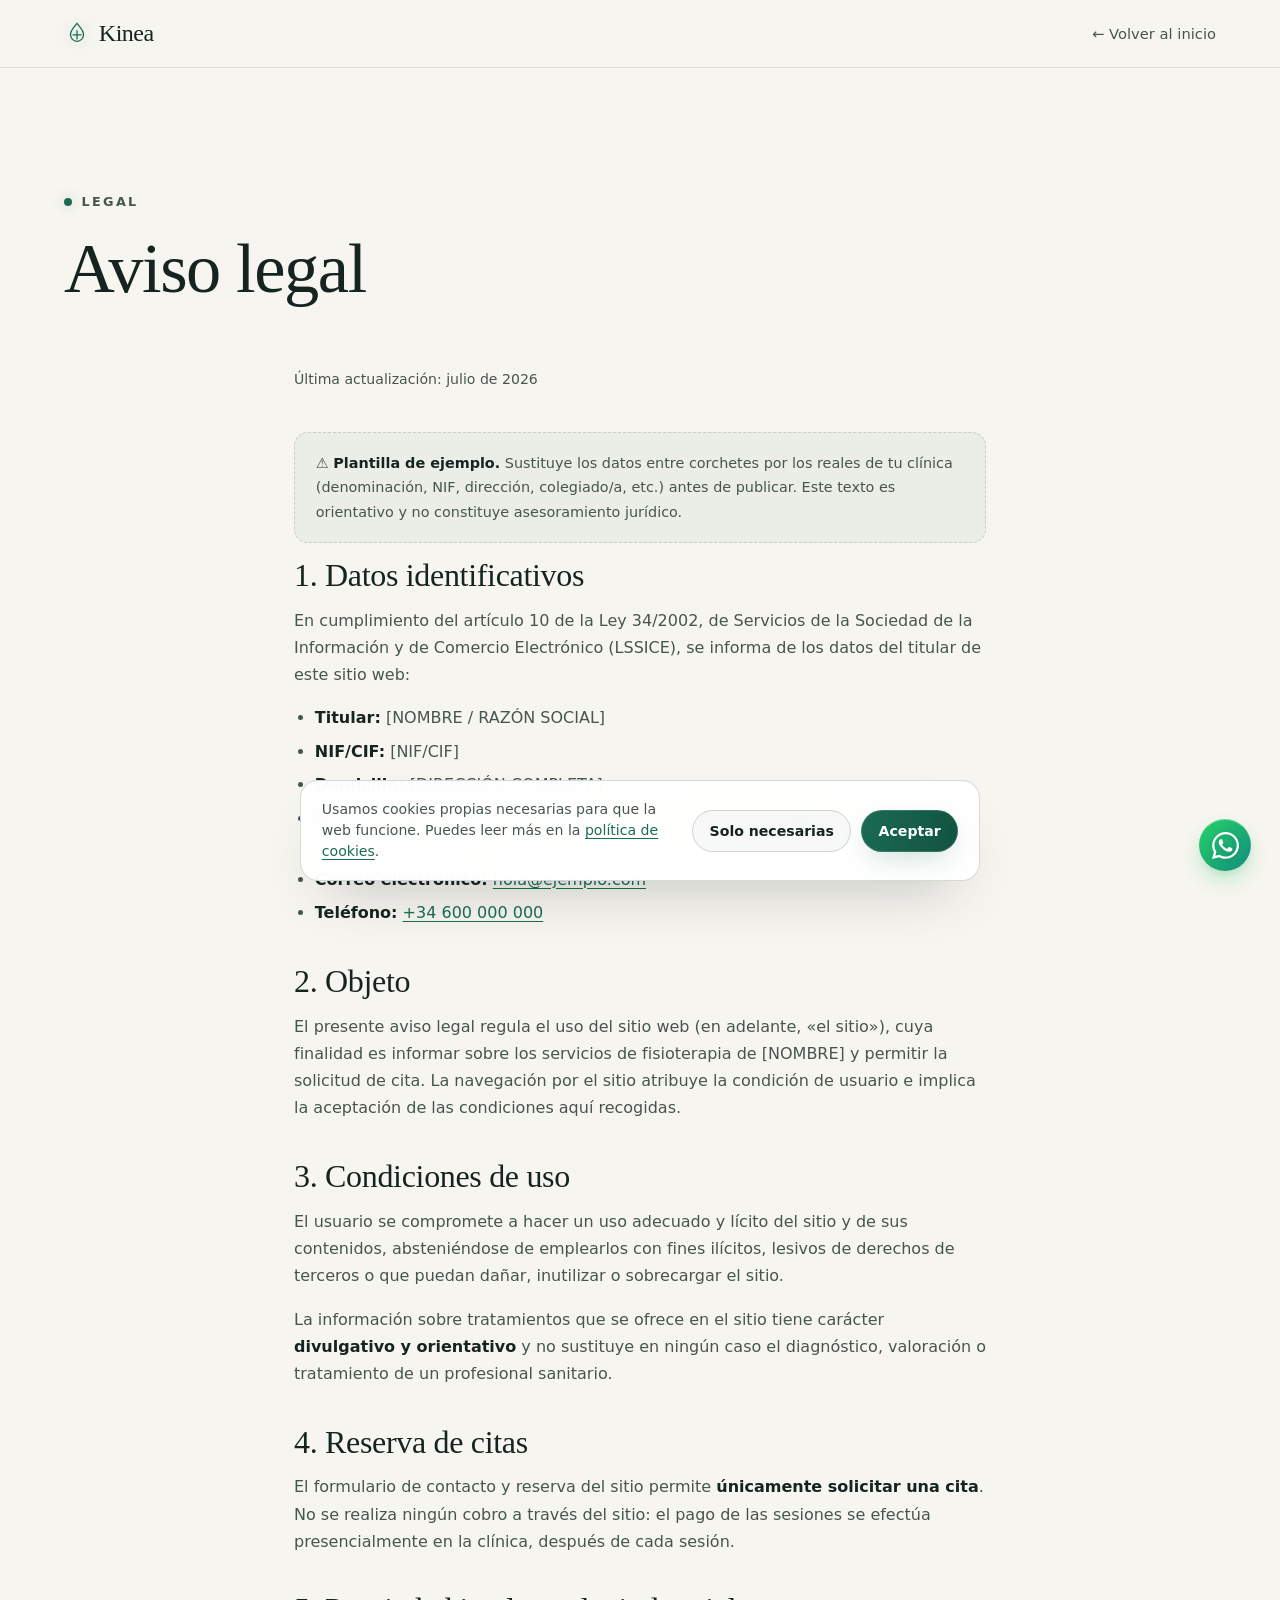
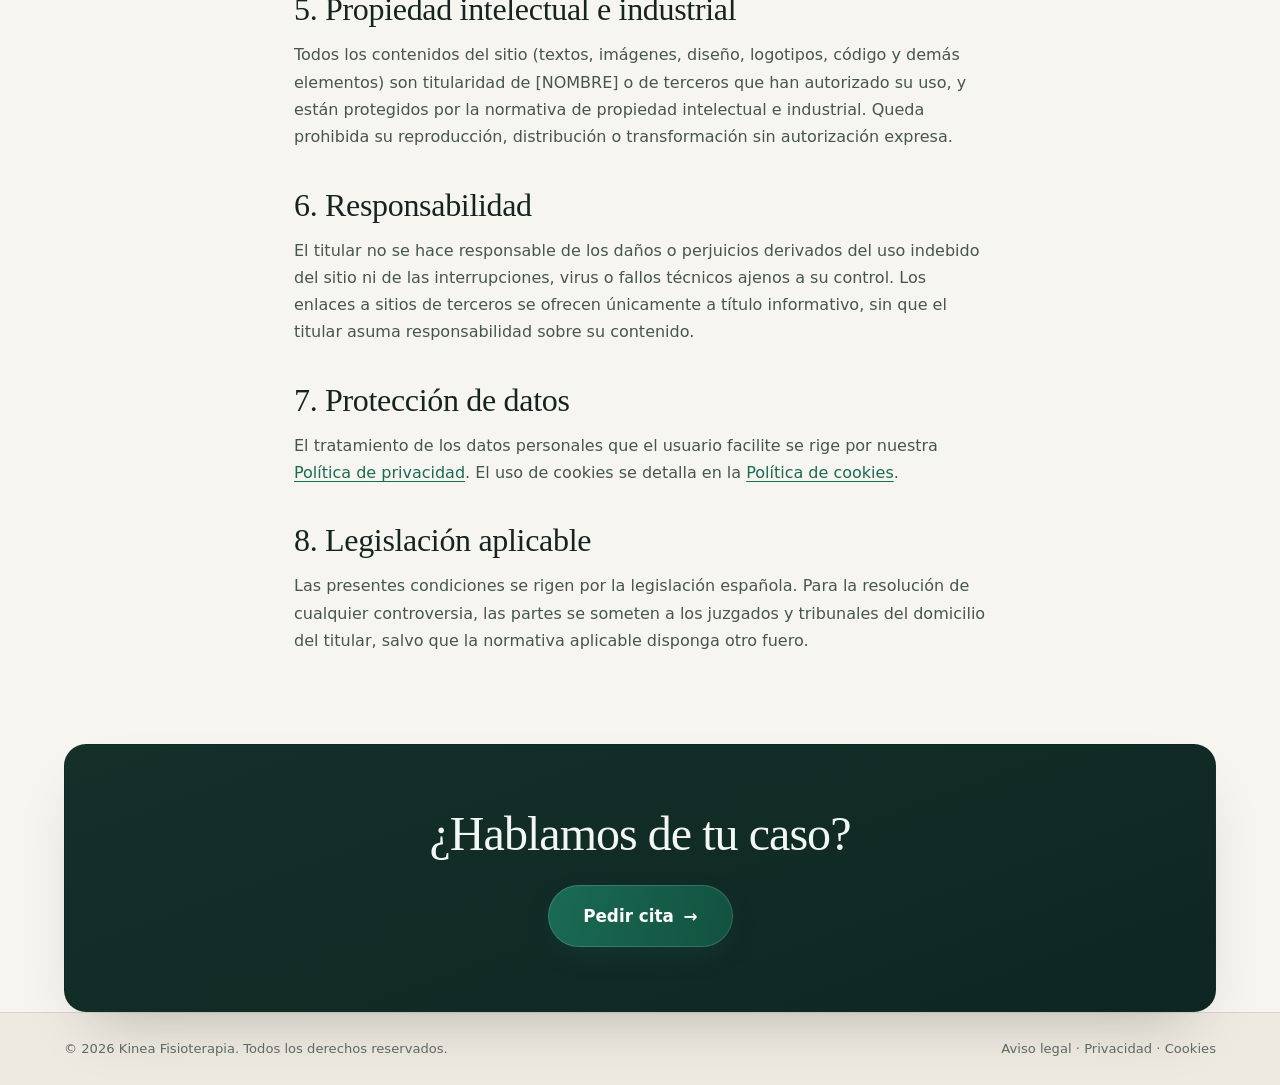
<file: aviso-legal.html>
<!DOCTYPE html>
<html lang="es">
<head>
  <meta charset="UTF-8" />
  <meta name="viewport" content="width=device-width, initial-scale=1.0" />
  <!-- Seguridad: solo se ejecutan scripts propios; bloquea inyecciones y terceros.
       frame-ancestors no va aquí: en <meta> el navegador lo ignora. Se envía como
       cabecera HTTP desde .htaccess (Apache/Hostinger). -->
  <meta http-equiv="Content-Security-Policy" content="default-src 'self'; base-uri 'self'; object-src 'none'; script-src 'self'; style-src 'self' 'unsafe-inline' https://fonts.googleapis.com; font-src 'self' https://fonts.gstatic.com; img-src 'self' data:; connect-src 'self' https://*.workers.dev; form-action 'self'; upgrade-insecure-requests" />
  <meta name="referrer" content="strict-origin-when-cross-origin" />
  <title>Aviso legal · Kinea Fisioterapia</title>
  <meta name="description" content="Aviso legal y condiciones de uso del sitio web de Kinea Fisioterapia." />
  <meta name="robots" content="noindex" />
  <link rel="preconnect" href="https://fonts.googleapis.com" />
  <link rel="preconnect" href="https://fonts.gstatic.com" crossorigin />
  <link href="https://fonts.googleapis.com/css2?family=Fraunces:ital,opsz,wght@0,9..144,300..700;1,9..144,300..600&family=Inter:wght@300;400;500;600;700&display=swap" rel="stylesheet" />
  <link rel="stylesheet" href="styles.css?v=20260728d" />
</head>
<body>
  <a class="skip-link" href="#main">Saltar al contenido</a>

  <header class="subnav">
    <div class="subnav-inner">
      <a class="brand" href="index.html" aria-label="Kinea inicio">
        <span class="brand-mark" aria-hidden="true">
          <svg viewBox="0 0 32 32" width="26" height="26" fill="none">
            <path d="M16 3c4 5 8 8 8 14a8 8 0 1 1-16 0c0-6 4-9 8-14Z" stroke="currentColor" stroke-width="1.6"/>
            <path d="M16 12v10M11 17h10" stroke="currentColor" stroke-width="1.6" stroke-linecap="round"/>
          </svg>
        </span>
        <span class="brand-name">Kinea</span>
      </a>
      <a href="index.html" class="subnav-back">← Volver al inicio</a>
    </div>
  </header>

  <main id="main" class="subpage">
    <section class="subhero">
      <p class="eyebrow"><span class="eyebrow-dot"></span> Legal</p>
      <h1>Aviso legal</h1>
    </section>

    <div class="legal-prose">
      <p class="legal-updated">Última actualización: julio de 2026</p>

      <p class="legal-note">⚠️ <strong>Plantilla de ejemplo.</strong> Sustituye los datos entre corchetes por los reales de tu clínica (denominación, NIF, dirección, colegiado/a, etc.) antes de publicar. Este texto es orientativo y no constituye asesoramiento jurídico.</p>

      <h2>1. Datos identificativos</h2>
      <p>En cumplimiento del artículo 10 de la Ley 34/2002, de Servicios de la Sociedad de la Información y de Comercio Electrónico (LSSICE), se informa de los datos del titular de este sitio web:</p>
      <ul>
        <li><strong>Titular:</strong> [NOMBRE / RAZÓN SOCIAL]</li>
        <li><strong>NIF/CIF:</strong> [NIF/CIF]</li>
        <li><strong>Domicilio:</strong> [DIRECCIÓN COMPLETA]</li>
        <li><strong>Nº de colegiado/a:</strong> [Nº COLEGIADO] — [COLEGIO PROFESIONAL DE FISIOTERAPEUTAS]</li>
        <li><strong>Correo electrónico:</strong> <a data-brand="email" href="#">—</a></li>
        <li><strong>Teléfono:</strong> <a data-brand="phone" href="#">—</a></li>
      </ul>

      <h2>2. Objeto</h2>
      <p>El presente aviso legal regula el uso del sitio web (en adelante, «el sitio»), cuya finalidad es informar sobre los servicios de fisioterapia de [NOMBRE] y permitir la solicitud de cita. La navegación por el sitio atribuye la condición de usuario e implica la aceptación de las condiciones aquí recogidas.</p>

      <h2>3. Condiciones de uso</h2>
      <p>El usuario se compromete a hacer un uso adecuado y lícito del sitio y de sus contenidos, absteniéndose de emplearlos con fines ilícitos, lesivos de derechos de terceros o que puedan dañar, inutilizar o sobrecargar el sitio.</p>
      <p>La información sobre tratamientos que se ofrece en el sitio tiene carácter <strong>divulgativo y orientativo</strong> y no sustituye en ningún caso el diagnóstico, valoración o tratamiento de un profesional sanitario.</p>

      <h2>4. Reserva de citas</h2>
      <p>El formulario de contacto y reserva del sitio permite <strong>únicamente solicitar una cita</strong>. No se realiza ningún cobro a través del sitio: el pago de las sesiones se efectúa presencialmente en la clínica, después de cada sesión.</p>

      <h2>5. Propiedad intelectual e industrial</h2>
      <p>Todos los contenidos del sitio (textos, imágenes, diseño, logotipos, código y demás elementos) son titularidad de [NOMBRE] o de terceros que han autorizado su uso, y están protegidos por la normativa de propiedad intelectual e industrial. Queda prohibida su reproducción, distribución o transformación sin autorización expresa.</p>

      <h2>6. Responsabilidad</h2>
      <p>El titular no se hace responsable de los daños o perjuicios derivados del uso indebido del sitio ni de las interrupciones, virus o fallos técnicos ajenos a su control. Los enlaces a sitios de terceros se ofrecen únicamente a título informativo, sin que el titular asuma responsabilidad sobre su contenido.</p>

      <h2>7. Protección de datos</h2>
      <p>El tratamiento de los datos personales que el usuario facilite se rige por nuestra <a href="privacidad.html">Política de privacidad</a>. El uso de cookies se detalla en la <a href="cookies.html">Política de cookies</a>.</p>

      <h2>8. Legislación aplicable</h2>
      <p>Las presentes condiciones se rigen por la legislación española. Para la resolución de cualquier controversia, las partes se someten a los juzgados y tribunales del domicilio del titular, salvo que la normativa aplicable disponga otro fuero.</p>
    </div>

    <section class="subcta">
      <div class="subcta-box">
        <h2>¿Hablamos de tu caso?</h2>
        <a href="index.html#contacto" class="btn btn-primary btn-lg" data-magnetic><span>Pedir cita</span><span class="btn-arrow" aria-hidden="true">→</span></a>
      </div>
    </section>
  </main>

  <footer class="footer">
    <div class="footer-bottom" style="border-top:none;">
      <span>© <span id="year">2026</span> Kinea Fisioterapia. Todos los derechos reservados.</span>
      <span class="footer-legal"><a href="aviso-legal.html">Aviso legal</a> · <a href="privacidad.html">Privacidad</a> · <a href="cookies.html">Cookies</a></span>
    </div>
  </footer>

  <script defer src="lib/manifest.js"></script>
  <script defer src="main.js?v=20260728d"></script>
</body>
</html>
</file>
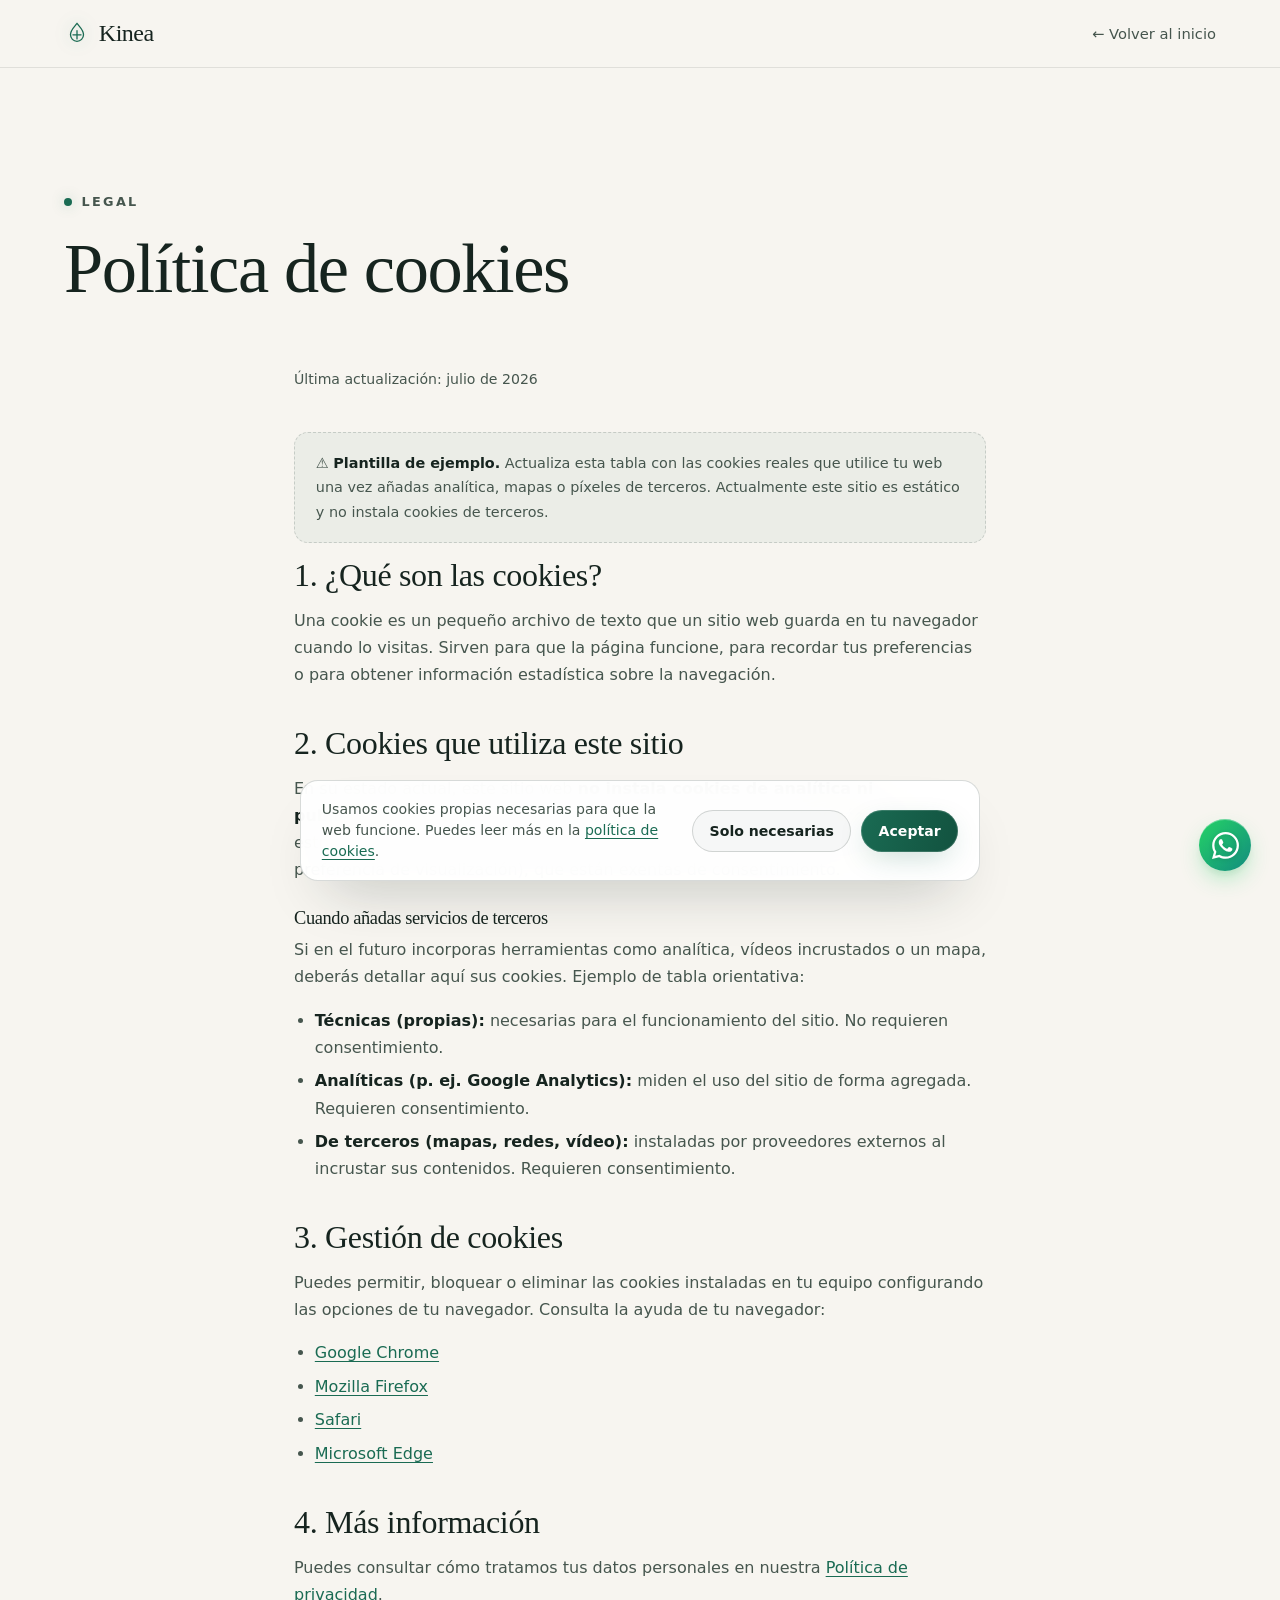
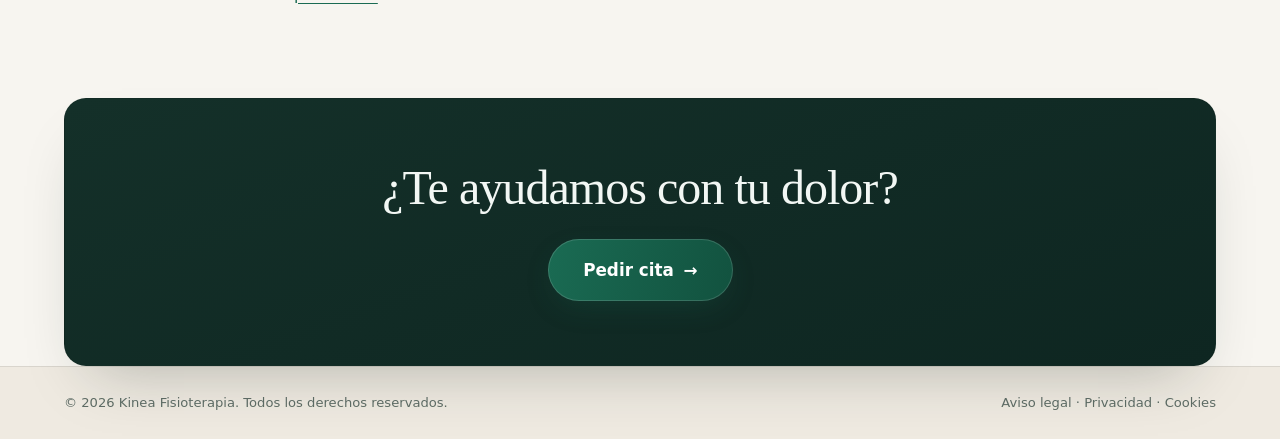
<file: cookies.html>
<!DOCTYPE html>
<html lang="es">
<head>
  <meta charset="UTF-8" />
  <meta name="viewport" content="width=device-width, initial-scale=1.0" />
  <!-- Seguridad: solo se ejecutan scripts propios; bloquea inyecciones y terceros.
       frame-ancestors no va aquí: en <meta> el navegador lo ignora. Se envía como
       cabecera HTTP desde .htaccess (Apache/Hostinger). -->
  <meta http-equiv="Content-Security-Policy" content="default-src 'self'; base-uri 'self'; object-src 'none'; script-src 'self'; style-src 'self' 'unsafe-inline' https://fonts.googleapis.com; font-src 'self' https://fonts.gstatic.com; img-src 'self' data:; connect-src 'self' https://*.workers.dev; form-action 'self'; upgrade-insecure-requests" />
  <meta name="referrer" content="strict-origin-when-cross-origin" />
  <title>Política de cookies · Kinea Fisioterapia</title>
  <meta name="description" content="Política de cookies del sitio web de Kinea Fisioterapia." />
  <meta name="robots" content="noindex" />
  <link rel="preconnect" href="https://fonts.googleapis.com" />
  <link rel="preconnect" href="https://fonts.gstatic.com" crossorigin />
  <link href="https://fonts.googleapis.com/css2?family=Fraunces:ital,opsz,wght@0,9..144,300..700;1,9..144,300..600&family=Inter:wght@300;400;500;600;700&display=swap" rel="stylesheet" />
  <link rel="stylesheet" href="styles.css?v=20260728d" />
</head>
<body>
  <a class="skip-link" href="#main">Saltar al contenido</a>

  <header class="subnav">
    <div class="subnav-inner">
      <a class="brand" href="index.html" aria-label="Kinea inicio">
        <span class="brand-mark" aria-hidden="true">
          <svg viewBox="0 0 32 32" width="26" height="26" fill="none">
            <path d="M16 3c4 5 8 8 8 14a8 8 0 1 1-16 0c0-6 4-9 8-14Z" stroke="currentColor" stroke-width="1.6"/>
            <path d="M16 12v10M11 17h10" stroke="currentColor" stroke-width="1.6" stroke-linecap="round"/>
          </svg>
        </span>
        <span class="brand-name">Kinea</span>
      </a>
      <a href="index.html" class="subnav-back">← Volver al inicio</a>
    </div>
  </header>

  <main id="main" class="subpage">
    <section class="subhero">
      <p class="eyebrow"><span class="eyebrow-dot"></span> Legal</p>
      <h1>Política de cookies</h1>
    </section>

    <div class="legal-prose">
      <p class="legal-updated">Última actualización: julio de 2026</p>
      <p class="legal-note">⚠️ <strong>Plantilla de ejemplo.</strong> Actualiza esta tabla con las cookies reales que utilice tu web una vez añadas analítica, mapas o píxeles de terceros. Actualmente este sitio es estático y no instala cookies de terceros.</p>

      <h2>1. ¿Qué son las cookies?</h2>
      <p>Una cookie es un pequeño archivo de texto que un sitio web guarda en tu navegador cuando lo visitas. Sirven para que la página funcione, para recordar tus preferencias o para obtener información estadística sobre la navegación.</p>

      <h2>2. Cookies que utiliza este sitio</h2>
      <p>En su estado actual, este sitio web <strong>no instala cookies de analítica ni publicitarias de terceros</strong>. Únicamente podrían utilizarse cookies <strong>técnicas</strong> estrictamente necesarias para el funcionamiento (por ejemplo, recordar una preferencia de visualización), que están exentas de consentimiento.</p>

      <h3>Cuando añadas servicios de terceros</h3>
      <p>Si en el futuro incorporas herramientas como analítica, vídeos incrustados o un mapa, deberás detallar aquí sus cookies. Ejemplo de tabla orientativa:</p>
      <ul>
        <li><strong>Técnicas (propias):</strong> necesarias para el funcionamiento del sitio. No requieren consentimiento.</li>
        <li><strong>Analíticas (p. ej. Google Analytics):</strong> miden el uso del sitio de forma agregada. Requieren consentimiento.</li>
        <li><strong>De terceros (mapas, redes, vídeo):</strong> instaladas por proveedores externos al incrustar sus contenidos. Requieren consentimiento.</li>
      </ul>

      <h2>3. Gestión de cookies</h2>
      <p>Puedes permitir, bloquear o eliminar las cookies instaladas en tu equipo configurando las opciones de tu navegador. Consulta la ayuda de tu navegador:</p>
      <ul>
        <li><a href="https://support.google.com/chrome/answer/95647" target="_blank" rel="noopener">Google Chrome</a></li>
        <li><a href="https://support.mozilla.org/es/kb/cookies-informacion-que-los-sitios-web-guardan" target="_blank" rel="noopener">Mozilla Firefox</a></li>
        <li><a href="https://support.apple.com/es-es/guide/safari/sfri11471/mac" target="_blank" rel="noopener">Safari</a></li>
        <li><a href="https://support.microsoft.com/es-es/microsoft-edge" target="_blank" rel="noopener">Microsoft Edge</a></li>
      </ul>

      <h2>4. Más información</h2>
      <p>Puedes consultar cómo tratamos tus datos personales en nuestra <a href="privacidad.html">Política de privacidad</a>.</p>
    </div>

    <section class="subcta">
      <div class="subcta-box">
        <h2>¿Te ayudamos con tu dolor?</h2>
        <a href="index.html#contacto" class="btn btn-primary btn-lg" data-magnetic><span>Pedir cita</span><span class="btn-arrow" aria-hidden="true">→</span></a>
      </div>
    </section>
  </main>

  <footer class="footer">
    <div class="footer-bottom" style="border-top:none;">
      <span>© <span id="year">2026</span> Kinea Fisioterapia. Todos los derechos reservados.</span>
      <span class="footer-legal"><a href="aviso-legal.html">Aviso legal</a> · <a href="privacidad.html">Privacidad</a> · <a href="cookies.html">Cookies</a></span>
    </div>
  </footer>

  <script defer src="lib/manifest.js"></script>
  <script defer src="main.js?v=20260728d"></script>
</body>
</html>
</file>
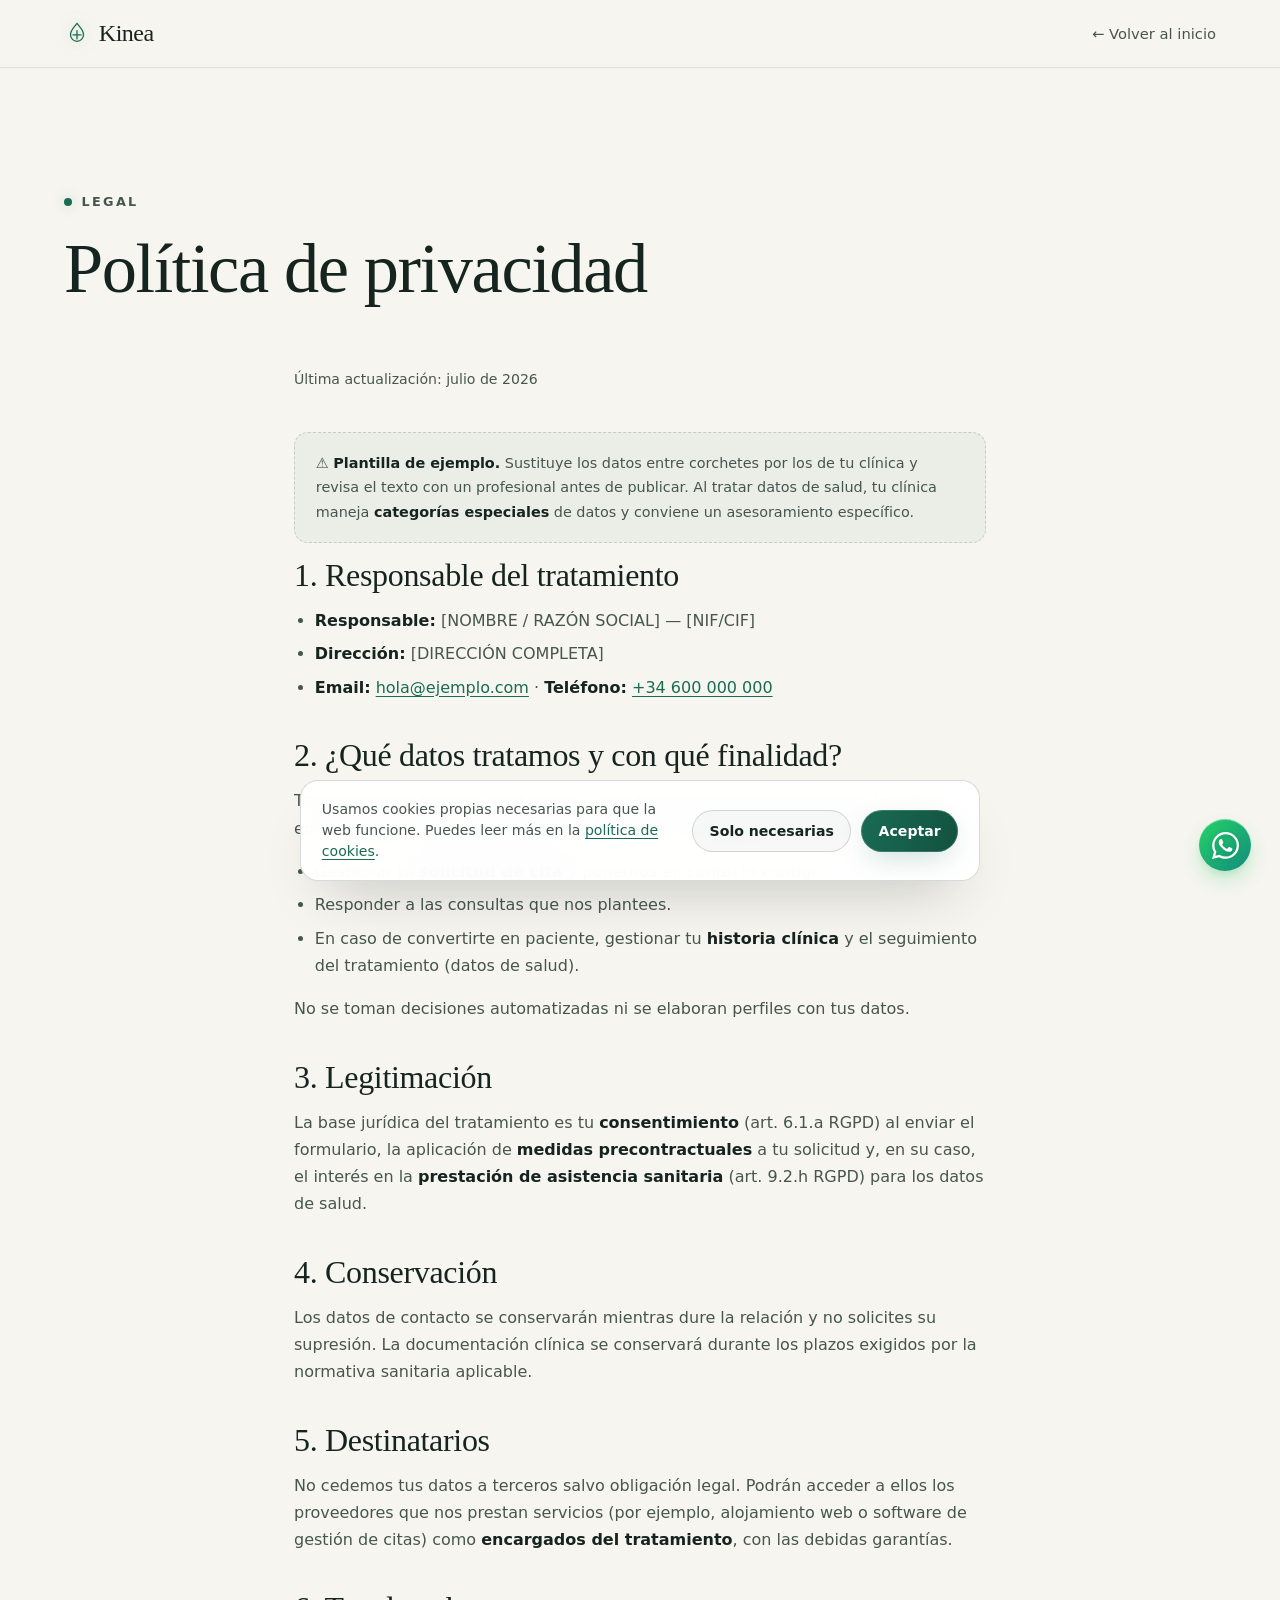
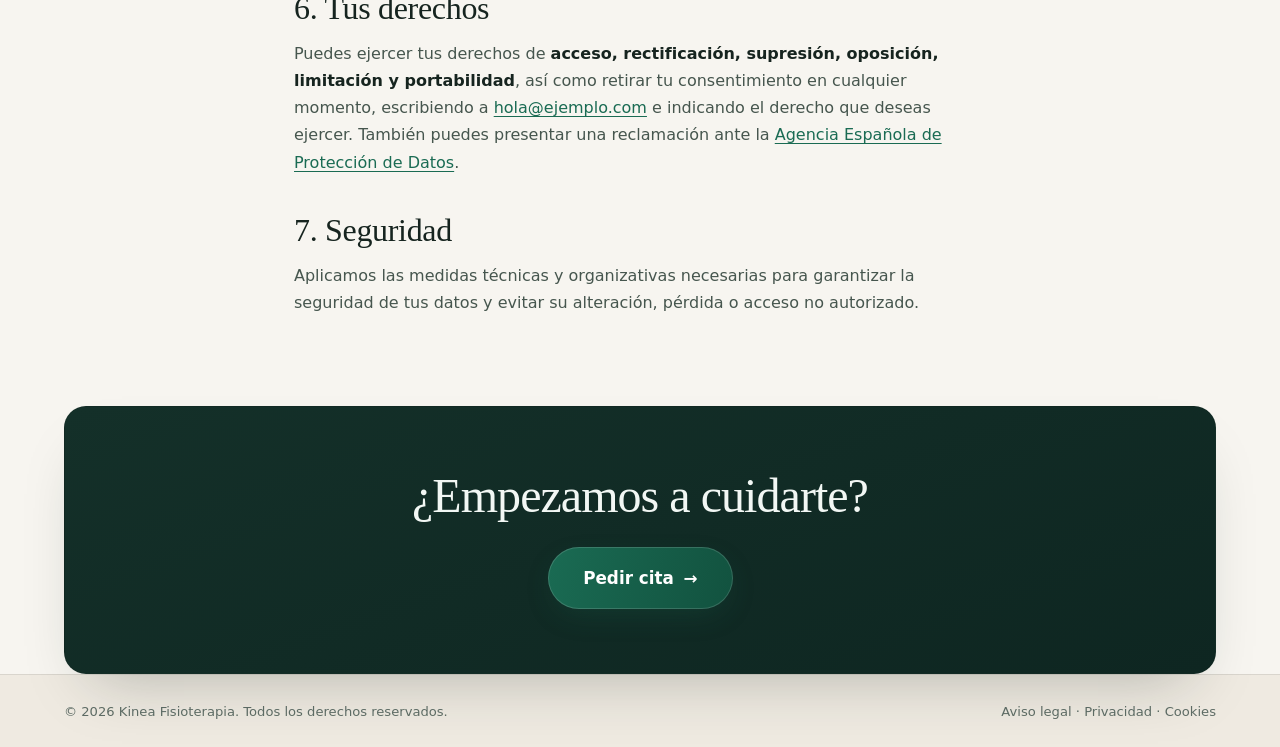
<file: privacidad.html>
<!DOCTYPE html>
<html lang="es">
<head>
  <meta charset="UTF-8" />
  <meta name="viewport" content="width=device-width, initial-scale=1.0" />
  <!-- Seguridad: solo se ejecutan scripts propios; bloquea inyecciones y terceros.
       frame-ancestors no va aquí: en <meta> el navegador lo ignora. Se envía como
       cabecera HTTP desde .htaccess (Apache/Hostinger). -->
  <meta http-equiv="Content-Security-Policy" content="default-src 'self'; base-uri 'self'; object-src 'none'; script-src 'self'; style-src 'self' 'unsafe-inline' https://fonts.googleapis.com; font-src 'self' https://fonts.gstatic.com; img-src 'self' data:; connect-src 'self' https://*.workers.dev; form-action 'self'; upgrade-insecure-requests" />
  <meta name="referrer" content="strict-origin-when-cross-origin" />
  <title>Política de privacidad · Kinea Fisioterapia</title>
  <meta name="description" content="Política de privacidad y tratamiento de datos personales de Kinea Fisioterapia." />
  <meta name="robots" content="noindex" />
  <link rel="preconnect" href="https://fonts.googleapis.com" />
  <link rel="preconnect" href="https://fonts.gstatic.com" crossorigin />
  <link href="https://fonts.googleapis.com/css2?family=Fraunces:ital,opsz,wght@0,9..144,300..700;1,9..144,300..600&family=Inter:wght@300;400;500;600;700&display=swap" rel="stylesheet" />
  <link rel="stylesheet" href="styles.css?v=20260728d" />
</head>
<body>
  <a class="skip-link" href="#main">Saltar al contenido</a>

  <header class="subnav">
    <div class="subnav-inner">
      <a class="brand" href="index.html" aria-label="Kinea inicio">
        <span class="brand-mark" aria-hidden="true">
          <svg viewBox="0 0 32 32" width="26" height="26" fill="none">
            <path d="M16 3c4 5 8 8 8 14a8 8 0 1 1-16 0c0-6 4-9 8-14Z" stroke="currentColor" stroke-width="1.6"/>
            <path d="M16 12v10M11 17h10" stroke="currentColor" stroke-width="1.6" stroke-linecap="round"/>
          </svg>
        </span>
        <span class="brand-name">Kinea</span>
      </a>
      <a href="index.html" class="subnav-back">← Volver al inicio</a>
    </div>
  </header>

  <main id="main" class="subpage">
    <section class="subhero">
      <p class="eyebrow"><span class="eyebrow-dot"></span> Legal</p>
      <h1>Política de privacidad</h1>
    </section>

    <div class="legal-prose">
      <p class="legal-updated">Última actualización: julio de 2026</p>
      <p class="legal-note">⚠️ <strong>Plantilla de ejemplo.</strong> Sustituye los datos entre corchetes por los de tu clínica y revisa el texto con un profesional antes de publicar. Al tratar datos de salud, tu clínica maneja <strong>categorías especiales</strong> de datos y conviene un asesoramiento específico.</p>

      <h2>1. Responsable del tratamiento</h2>
      <ul>
        <li><strong>Responsable:</strong> [NOMBRE / RAZÓN SOCIAL] — [NIF/CIF]</li>
        <li><strong>Dirección:</strong> [DIRECCIÓN COMPLETA]</li>
        <li><strong>Email:</strong> <a data-brand="email" href="#">—</a> · <strong>Teléfono:</strong> <a data-brand="phone" href="#">—</a></li>
      </ul>

      <h2>2. ¿Qué datos tratamos y con qué finalidad?</h2>
      <p>Tratamos los datos que nos facilitas a través del formulario de contacto (nombre, email, teléfono y el motivo de tu consulta) con las siguientes finalidades:</p>
      <ul>
        <li>Gestionar tu <strong>solicitud de cita</strong> y ponernos en contacto contigo.</li>
        <li>Responder a las consultas que nos plantees.</li>
        <li>En caso de convertirte en paciente, gestionar tu <strong>historia clínica</strong> y el seguimiento del tratamiento (datos de salud).</li>
      </ul>
      <p>No se toman decisiones automatizadas ni se elaboran perfiles con tus datos.</p>

      <h2>3. Legitimación</h2>
      <p>La base jurídica del tratamiento es tu <strong>consentimiento</strong> (art. 6.1.a RGPD) al enviar el formulario, la aplicación de <strong>medidas precontractuales</strong> a tu solicitud y, en su caso, el interés en la <strong>prestación de asistencia sanitaria</strong> (art. 9.2.h RGPD) para los datos de salud.</p>

      <h2>4. Conservación</h2>
      <p>Los datos de contacto se conservarán mientras dure la relación y no solicites su supresión. La documentación clínica se conservará durante los plazos exigidos por la normativa sanitaria aplicable.</p>

      <h2>5. Destinatarios</h2>
      <p>No cedemos tus datos a terceros salvo obligación legal. Podrán acceder a ellos los proveedores que nos prestan servicios (por ejemplo, alojamiento web o software de gestión de citas) como <strong>encargados del tratamiento</strong>, con las debidas garantías.</p>

      <h2>6. Tus derechos</h2>
      <p>Puedes ejercer tus derechos de <strong>acceso, rectificación, supresión, oposición, limitación y portabilidad</strong>, así como retirar tu consentimiento en cualquier momento, escribiendo a <a data-brand="email" href="#">—</a> e indicando el derecho que deseas ejercer. También puedes presentar una reclamación ante la <a href="https://www.aepd.es" target="_blank" rel="noopener">Agencia Española de Protección de Datos</a>.</p>

      <h2>7. Seguridad</h2>
      <p>Aplicamos las medidas técnicas y organizativas necesarias para garantizar la seguridad de tus datos y evitar su alteración, pérdida o acceso no autorizado.</p>
    </div>

    <section class="subcta">
      <div class="subcta-box">
        <h2>¿Empezamos a cuidarte?</h2>
        <a href="index.html#contacto" class="btn btn-primary btn-lg" data-magnetic><span>Pedir cita</span><span class="btn-arrow" aria-hidden="true">→</span></a>
      </div>
    </section>
  </main>

  <footer class="footer">
    <div class="footer-bottom" style="border-top:none;">
      <span>© <span id="year">2026</span> Kinea Fisioterapia. Todos los derechos reservados.</span>
      <span class="footer-legal"><a href="aviso-legal.html">Aviso legal</a> · <a href="privacidad.html">Privacidad</a> · <a href="cookies.html">Cookies</a></span>
    </div>
  </footer>

  <script defer src="lib/manifest.js"></script>
  <script defer src="main.js?v=20260728d"></script>
</body>
</html>
</file>
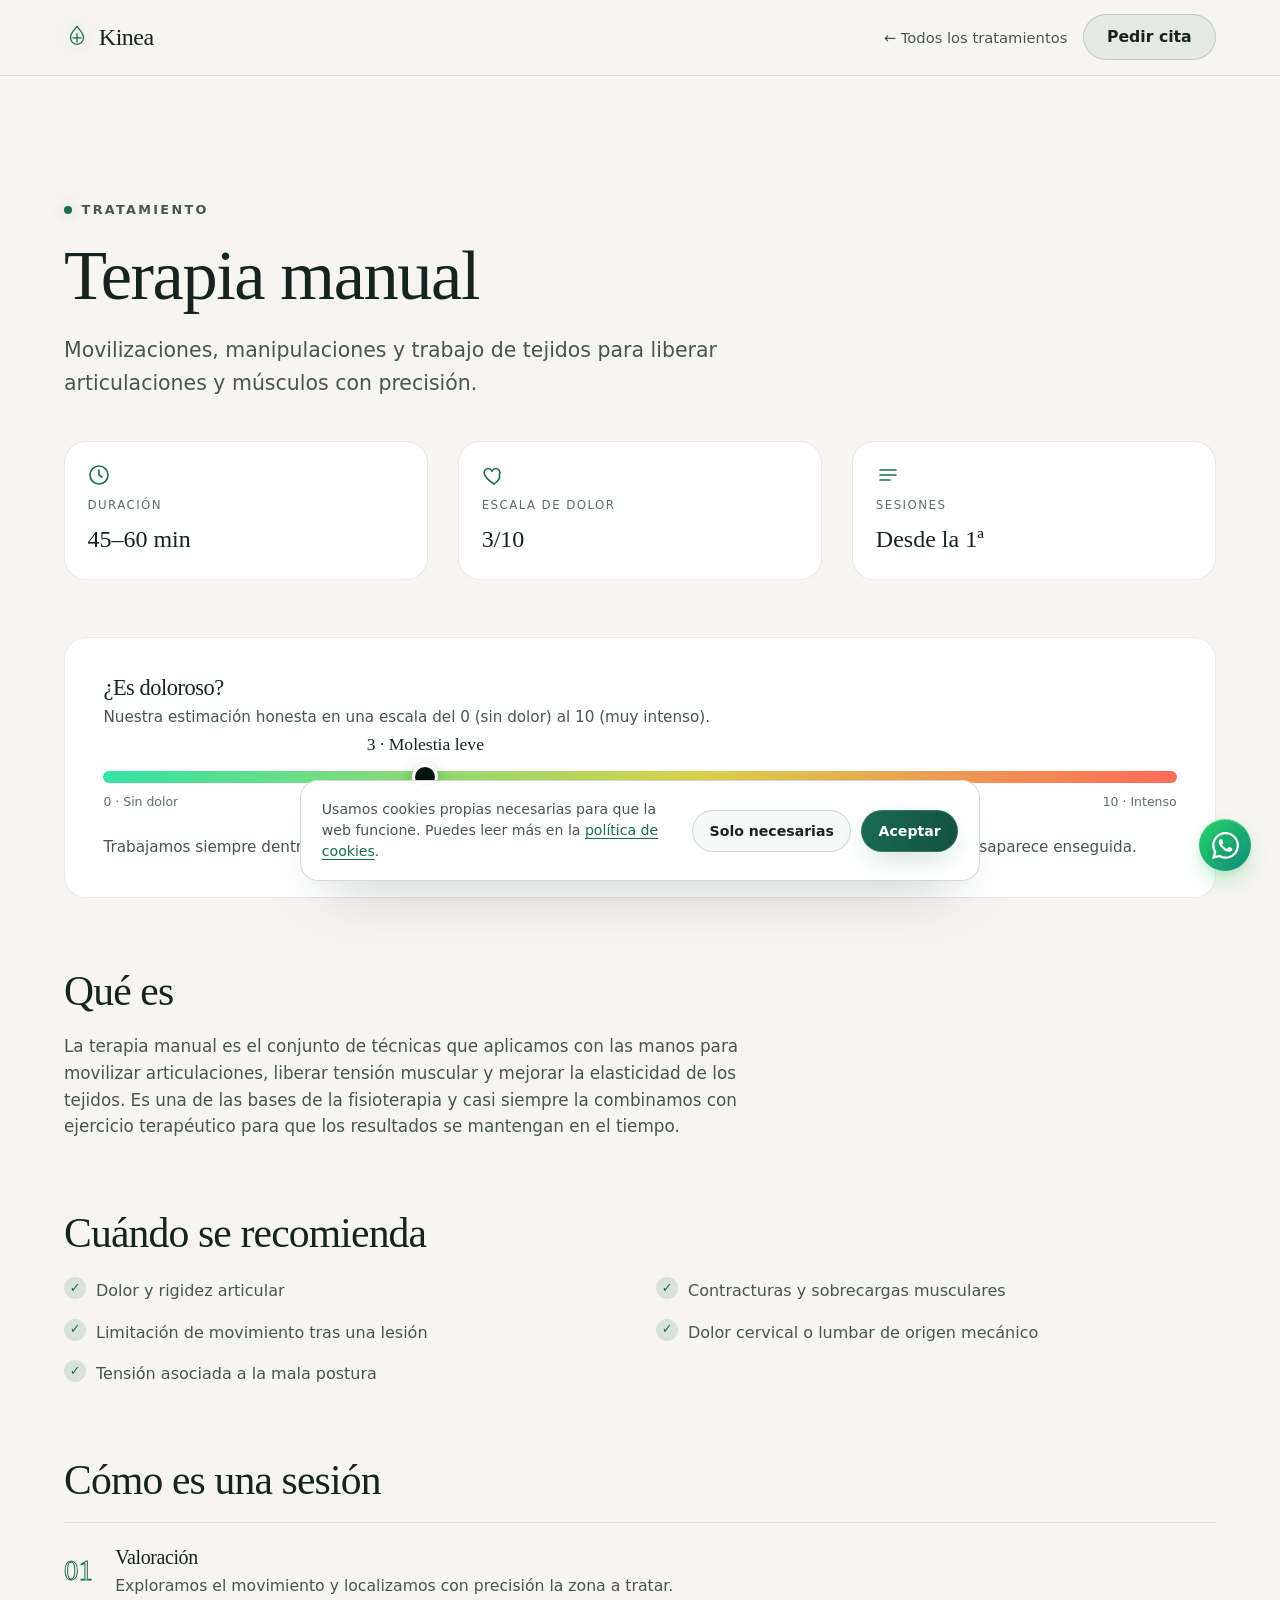
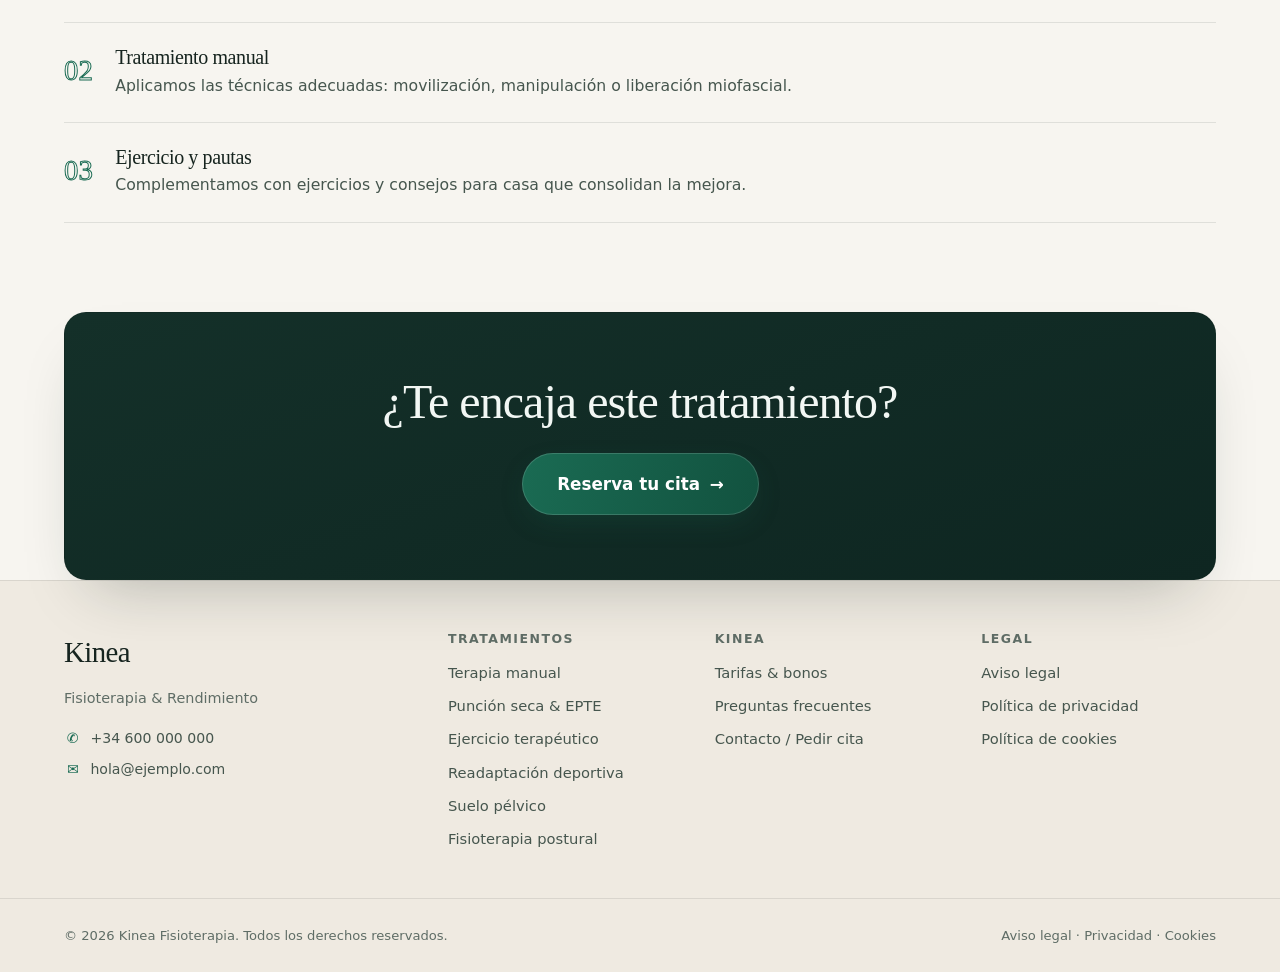
<file: tratamiento.html>
<!DOCTYPE html>
<html lang="es">
<head>
  <meta charset="UTF-8" />
  <meta name="viewport" content="width=device-width, initial-scale=1.0" />
  <!-- Seguridad: solo se ejecutan scripts propios; bloquea inyecciones y terceros.
       frame-ancestors no va aquí: en <meta> el navegador lo ignora. Se envía como
       cabecera HTTP desde .htaccess (Apache/Hostinger). -->
  <meta http-equiv="Content-Security-Policy" content="default-src 'self'; base-uri 'self'; object-src 'none'; script-src 'self'; style-src 'self' 'unsafe-inline' https://fonts.googleapis.com; font-src 'self' https://fonts.gstatic.com; img-src 'self' data:; connect-src 'self' https://*.workers.dev; form-action 'self'; upgrade-insecure-requests" />
  <meta name="referrer" content="strict-origin-when-cross-origin" />
  <title>Tratamiento · Kinea Fisioterapia</title>
  <meta name="description" content="Detalle de nuestros tratamientos de fisioterapia: en qué consisten, cuándo se recomiendan, escala de dolor y duración." />

  <link rel="preconnect" href="https://fonts.googleapis.com" />
  <link rel="preconnect" href="https://fonts.gstatic.com" crossorigin />
  <link href="https://fonts.googleapis.com/css2?family=Fraunces:ital,opsz,wght@0,9..144,300..700;1,9..144,300..600&family=Inter:wght@300;400;500;600;700&display=swap" rel="stylesheet" />

  <link rel="stylesheet" href="styles.css?v=20260728d" />
</head>
<body>
  <a class="skip-link" href="#main">Saltar al contenido</a>

  <header class="subnav">
    <div class="subnav-inner">
      <a class="brand" href="index.html" aria-label="Kinea inicio">
        <span class="brand-mark" aria-hidden="true">
          <svg viewBox="0 0 32 32" width="26" height="26" fill="none">
            <path d="M16 3c4 5 8 8 8 14a8 8 0 1 1-16 0c0-6 4-9 8-14Z" stroke="currentColor" stroke-width="1.6"/>
            <path d="M16 12v10M11 17h10" stroke="currentColor" stroke-width="1.6" stroke-linecap="round"/>
          </svg>
        </span>
        <span class="brand-name">Kinea</span>
      </a>
      <a href="index.html#tratamientos" class="subnav-back">← Todos los tratamientos</a>
      <a href="index.html#contacto" class="btn btn-nav" data-magnetic><span>Pedir cita</span></a>
    </div>
  </header>

  <main id="main" class="subpage">
    <section class="subhero">
      <p class="eyebrow" data-reveal><span class="eyebrow-dot"></span> Tratamiento</p>
      <h1 id="t-name" data-reveal>Tratamiento</h1>
      <p class="lead" id="t-lema" data-reveal></p>
    </section>

    <div class="tfacts" data-reveal>
      <div class="tfact">
        <span class="tfact-ico" aria-hidden="true">
          <svg viewBox="0 0 24 24" width="24" height="24" fill="none" stroke="currentColor" stroke-width="1.6"><circle cx="12" cy="12" r="9"/><path d="M12 7v5l3 2" stroke-linecap="round" stroke-linejoin="round"/></svg>
        </span>
        <span class="tfact-label">Duración</span>
        <span class="tfact-value" id="t-duracion">—</span>
      </div>
      <div class="tfact">
        <span class="tfact-ico" aria-hidden="true">
          <svg viewBox="0 0 24 24" width="24" height="24" fill="none" stroke="currentColor" stroke-width="1.6"><path d="M12 21s-7-4.35-9.33-9.09C1.3 9 2.6 5.5 6 5.5c2 0 3.2 1.3 4 2.5.8-1.2 2-2.5 4-2.5 3.4 0 4.7 3.5 3.33 6.41C19 16.65 12 21 12 21Z"/></svg>
        </span>
        <span class="tfact-label">Escala de dolor</span>
        <span class="tfact-value" id="t-dolor">—</span>
      </div>
      <div class="tfact">
        <span class="tfact-ico" aria-hidden="true">
          <svg viewBox="0 0 24 24" width="24" height="24" fill="none" stroke="currentColor" stroke-width="1.6" stroke-linecap="round" stroke-linejoin="round"><path d="M4 7h16M4 12h16M4 17h10"/></svg>
        </span>
        <span class="tfact-label">Sesiones</span>
        <span class="tfact-value" id="t-sesiones">—</span>
      </div>
    </div>

    <section class="painscale" data-reveal>
      <div class="painscale-box">
        <h3>¿Es doloroso?</h3>
        <p class="ps-sub">Nuestra estimación honesta en una escala del 0 (sin dolor) al 10 (muy intenso).</p>
        <div class="ps-track">
          <span class="ps-marker" id="t-ps-marker" data-val="0" style="left:0%"></span>
        </div>
        <div class="ps-scale"><span>0 · Sin dolor</span><span>5 · Molestia</span><span>10 · Intenso</span></div>
        <p class="ps-note" id="t-ps-note"></p>
      </div>
    </section>

    <section class="tsection" data-reveal>
      <h2>Qué es</h2>
      <p id="t-que"></p>
    </section>

    <section class="tsection" data-reveal>
      <h2>Cuándo se recomienda</h2>
      <ul class="checklist" id="t-cuando"></ul>
    </section>

    <section class="tsection" data-reveal>
      <h2>Cómo es una sesión</h2>
      <div class="tsteps" id="t-proceso"></div>
    </section>

    <section class="subcta" data-reveal>
      <div class="subcta-box">
        <h2>¿Te encaja este tratamiento?</h2>
        <a href="index.html#contacto" class="btn btn-primary btn-lg" data-magnetic>
          <span>Reserva tu cita</span>
          <span class="btn-arrow" aria-hidden="true">→</span>
        </a>
      </div>
    </section>
  </main>

  <footer class="footer">
    <div class="footer-inner">
      <div class="footer-col footer-brand">
        <span class="brand-name">Kinea</span>
        <p data-brand="tagline">Fisioterapia & Rendimiento</p>
        <ul class="footer-contact">
          <li><span aria-hidden="true">✆</span> <a data-brand="phone" href="#">—</a></li>
          <li><span aria-hidden="true">✉</span> <a data-brand="email" href="#">—</a></li>
        </ul>
      </div>
      <div class="footer-col">
        <h4>Tratamientos</h4>
        <nav class="footer-nav" aria-label="Tratamientos">
          <a href="tratamiento.html?t=terapia-manual">Terapia manual</a>
          <a href="tratamiento.html?t=puncion-seca">Punción seca &amp; EPTE</a>
          <a href="tratamiento.html?t=ejercicio-terapeutico">Ejercicio terapéutico</a>
          <a href="tratamiento.html?t=readaptacion-deportiva">Readaptación deportiva</a>
          <a href="tratamiento.html?t=suelo-pelvico">Suelo pélvico</a>
          <a href="tratamiento.html?t=fisioterapia-postural">Fisioterapia postural</a>
        </nav>
      </div>
      <div class="footer-col">
        <h4>Kinea</h4>
        <nav class="footer-nav" aria-label="Secciones">
          <a href="index.html#tarifas">Tarifas & bonos</a>
          <a href="index.html#faq">Preguntas frecuentes</a>
          <a href="index.html#contacto">Contacto / Pedir cita</a>
        </nav>
      </div>
      <div class="footer-col">
        <h4>Legal</h4>
        <nav class="footer-nav" aria-label="Legal">
          <a href="aviso-legal.html">Aviso legal</a>
          <a href="privacidad.html">Política de privacidad</a>
          <a href="cookies.html">Política de cookies</a>
        </nav>
      </div>
    </div>
    <div class="footer-bottom">
      <span>© <span id="year">2026</span> Kinea Fisioterapia. Todos los derechos reservados.</span>
      <span class="footer-legal"><a href="aviso-legal.html">Aviso legal</a> · <a href="privacidad.html">Privacidad</a> · <a href="cookies.html">Cookies</a></span>
    </div>
  </footer>

  <script defer src="lib/manifest.js"></script>
  <script defer src="lib/tratamientos.js?v=20260728d"></script>
  <script defer src="main.js?v=20260728d"></script>
</body>
</html>
</file>
<file: styles.css>
/* ============================================================
   KINEA · Fisioterapia — Premium agency stylesheet
   Paleta: hueso cálido + verde bosque + arcilla · salud y confianza
   ------------------------------------------------------------
   Claro por decisión de diseño: la sanidad premium se lee como
   limpia y luminosa, y buena parte del público es de edad avanzada.
   El holograma 3D conserva un panel oscuro (--dark) para seguir
   brillando: una isla oscura dentro de una web clara.
   ============================================================ */

/* ====== 1. Tokens ====== */
:root {
  /* Fondos */
  --bg:        #f7f5f0;   /* hueso cálido, no blanco puro */
  --bg-2:      #efeae1;   /* arena suave, para alternar secciones */
  --surface:   #ffffff;   /* tarjetas */
  --surface-2: #f4f0e8;   /* tarjetas secundarias */
  --dark:      #0e2621;   /* panel oscuro (holograma, CTA) */
  --dark-2:    #143029;
  --navy:      #123c39;

  /* Tinta */
  --ink:    #16241f;   /* verde muy oscuro, más cálido que el negro */
  --ink-2:  #46564e;
  --muted:  #5f6d66;   /* oscurecido para cumplir contraste AA sobre el hueso */
  --line:   rgba(22, 36, 31, 0.10);
  --line-2: rgba(22, 36, 31, 0.17);

  /* Acentos */
  --accent:      #1a6b53;   /* verde bosque: salud, sin caer en neón */
  --accent-2:    #12523f;   /* más profundo, para degradados */
  --accent-soft: #e6efe9;   /* fondo tenue del acento */
  --clay:        #b5764c;   /* arcilla cálida: humanidad y calidez */
  --clay-soft:   #f6ece3;
  --blue:        #2c6a78;   /* petróleo apagado: confianza */
  --blue-deep:   #1d4d58;

  --glow-green: rgba(26, 107, 83, 0.28);
  --glow-blue:  rgba(44, 106, 120, 0.22);

  /* Sombras: en claro sustituyen a los brillos del tema oscuro */
  --sh-sm: 0 2px 8px -2px rgba(22, 36, 31, .10);
  --sh-md: 0 12px 28px -12px rgba(22, 36, 31, .18);
  --sh-lg: 0 30px 60px -28px rgba(22, 36, 31, .28);

  /* Type */
  --display: "Fraunces", Georgia, serif;
  --body:    "Inter", system-ui, sans-serif;

  /* Space */
  --pad:  clamp(1.2rem, 5vw, 6rem);
  --gap:  clamp(1rem, 2.4vw, 2rem);
  --radius: 22px;
  --radius-sm: 14px;

  --maxw: 1320px;
  --ease: cubic-bezier(.19, 1, .22, 1);
}

/* ====== 2. Reset & base ====== */
*, *::before, *::after { box-sizing: border-box; }
* { margin: 0; }

html {
  scroll-behavior: smooth;
  -webkit-text-size-adjust: 100%;
}

body {
  font-family: var(--body);
  background: var(--bg);
  color: var(--ink);
  line-height: 1.6;
  font-weight: 400;
  overflow-x: hidden;
  -webkit-font-smoothing: antialiased;
  text-rendering: optimizeLegibility;
}

img, svg, figure { display: block; max-width: 100%; }
a { color: inherit; text-decoration: none; }
ul, ol { list-style: none; padding: 0; }
button { font: inherit; color: inherit; background: none; border: none; cursor: pointer; }
input, textarea, select { font: inherit; color: inherit; }

::selection { background: var(--accent); color: #ffffff; }

/* ====== 3. Utilities ====== */
.skip-link {
  position: fixed; top: -100px; left: 12px; z-index: 999;
  background: var(--accent); color: #ffffff; padding: .7rem 1.1rem;
  border-radius: 10px; font-weight: 600; transition: top .25s var(--ease);
}
.skip-link:focus { top: 12px; }

.tx-accent {
  background: linear-gradient(100deg, var(--accent), var(--blue));
  -webkit-background-clip: text; background-clip: text; color: transparent;
}

.eyebrow {
  display: inline-flex; align-items: center; gap: .6rem;
  font-size: .8rem; letter-spacing: .18em; text-transform: uppercase;
  font-weight: 600; color: var(--ink-2);
}
.eyebrow-dot {
  width: 8px; height: 8px; border-radius: 50%;
  background: var(--accent); box-shadow: 0 0 14px var(--glow-green);
  animation: pulse 2.4s var(--ease) infinite;
}
@keyframes pulse { 0%,100% { opacity: 1; transform: scale(1);} 50% { opacity: .5; transform: scale(.7);} }

/* ====== 4. Typography ====== */
h1, h2, h3 { font-family: var(--display); font-weight: 400; line-height: 1.05; letter-spacing: -.02em; }
em { font-style: italic; }

.section-title {
  font-size: clamp(2.1rem, 5.2vw, 4rem);
  line-height: 1.04;
}
.section-title em { color: var(--accent); }

.section-sub {
  color: var(--ink-2); font-size: clamp(1rem, 1.4vw, 1.18rem);
  max-width: 46ch; margin-top: 1.4rem;
}

/* ====== 5. Buttons ====== */
.btn {
  --bh: 54px;
  display: inline-flex; align-items: center; gap: .6rem;
  height: var(--bh); padding: 0 1.5rem;
  border-radius: 100px; font-weight: 600; font-size: .98rem;
  position: relative; overflow: hidden; white-space: nowrap;
  transition: transform .4s var(--ease), box-shadow .4s var(--ease), background .3s;
  will-change: transform;
}
.btn-arrow { transition: transform .4s var(--ease); }
.btn:hover .btn-arrow { transform: translateX(5px); }

.btn-primary {
  background: linear-gradient(105deg, var(--accent), var(--accent-2));
  color: #ffffff;
  box-shadow: 0 10px 30px -8px var(--glow-green), inset 0 0 0 1px rgba(255,255,255,.15);
}
.btn-primary:hover { box-shadow: 0 16px 44px -8px var(--glow-green); transform: translateY(-2px); }
.btn-primary::after {
  content: ""; position: absolute; inset: 0;
  background: linear-gradient(105deg, transparent, rgba(255,255,255,.35), transparent);
  transform: translateX(-120%); transition: transform .7s var(--ease);
}
.btn-primary:hover::after { transform: translateX(120%); }

.btn-ghost {
  color: var(--ink); box-shadow: inset 0 0 0 1px var(--line-2);
  background: rgba(22,36,31,.03);
}
.btn-ghost:hover { box-shadow: inset 0 0 0 1px var(--accent); color: var(--accent); }

.btn-nav { --bh: 46px; background: rgba(26,107,83,.08); color: var(--ink); box-shadow: inset 0 0 0 1px var(--line-2); }
.btn-nav:hover { box-shadow: inset 0 0 0 1px var(--accent); color: var(--accent); }

.btn-block { display: flex; width: 100%; justify-content: center; }
.btn-lg { --bh: 62px; padding: 0 2.2rem; font-size: 1.05rem; }

/* ====== 6. NAV ====== */
.nav {
  position: fixed; inset: 0 0 auto 0; z-index: 100;
  transition: background .4s var(--ease), backdrop-filter .4s, box-shadow .4s, padding .4s;
  padding: .5rem 0;
}
.nav.scrolled {
  background: rgba(247,245,240,.82);
  backdrop-filter: blur(16px) saturate(140%);
  -webkit-backdrop-filter: blur(16px) saturate(140%);
  box-shadow: 0 1px 0 var(--line);
}
.nav-inner {
  max-width: var(--maxw); margin: 0 auto; padding: .7rem var(--pad);
  display: flex; align-items: center; gap: 1.5rem;
}
.brand { display: inline-flex; align-items: center; gap: .55rem; margin-right: auto; }
.brand-mark { color: var(--accent); display: grid; place-items: center; filter: drop-shadow(0 0 8px var(--glow-green)); }
.brand-name { font-family: var(--display); font-size: 1.5rem; letter-spacing: -.02em; }

.nav-links { display: flex; gap: 2rem; margin: 0 auto; }
.nav-links a {
  font-size: .95rem; color: var(--ink-2); position: relative; padding: .3rem 0;
  transition: color .3s;
}
.nav-links a::after {
  content: ""; position: absolute; left: 0; bottom: -2px; width: 0; height: 1.5px;
  background: var(--accent); transition: width .35s var(--ease);
}
.nav-links a:hover { color: var(--ink); }
.nav-links a:hover::after { width: 100%; }
/* Sección visible actualmente */
.nav-links a.is-active { color: var(--ink); }
.nav-links a.is-active::after { width: 100%; opacity: .55; }

/* Progreso de lectura — se anima con transform (no provoca reflow) */
.nav-progress {
  height: 2px; width: 100%;
  background: linear-gradient(90deg, var(--accent), var(--blue));
  transform: scaleX(0); transform-origin: 0 50%;
  box-shadow: 0 0 10px var(--glow-green);
  will-change: transform;
}

.nav-toggle { display: none; width: 44px; height: 44px; flex-direction: column; gap: 6px; align-items: center; justify-content: center; }
.nav-toggle span { width: 24px; height: 2px; background: var(--ink); transition: transform .35s var(--ease), opacity .3s; }
.nav-toggle[aria-expanded="true"] span:first-child { transform: translateY(4px) rotate(45deg); }
.nav-toggle[aria-expanded="true"] span:last-child { transform: translateY(-4px) rotate(-45deg); }

.mobile-menu {
  position: fixed; inset: 0; z-index: 90; background: rgba(247,245,240,.985);
  backdrop-filter: blur(20px); display: flex; flex-direction: column;
  justify-content: center; gap: 1.4rem; padding: var(--pad);
  transform: translateY(-100%); transition: transform .5s var(--ease);
}
.mobile-menu.open { transform: translateY(0); }
.mobile-menu a { font-family: var(--display); font-size: 2rem; color: var(--ink); }
.mobile-menu .btn { font-family: var(--body); font-size: 1rem; margin-top: 1rem; }

/* ====== 7. HERO ====== */
.hero { position: relative; min-height: 100svh; display: flex; align-items: center; overflow: hidden; padding: 7rem 0 4rem; }
.hero-bg { position: absolute; inset: 0; z-index: 0; }
/* En claro las mallas son lavados de color muy tenues, no manchas oscuras */
.mesh { position: absolute; border-radius: 50%; filter: blur(90px); opacity: .5; will-change: transform; }
.mesh-a { width: 55vw; height: 55vw; left: -10vw; top: -12vw; background: radial-gradient(circle, rgba(26,107,83,.16), transparent 70%); animation: drift1 18s ease-in-out infinite; }
.mesh-b { width: 48vw; height: 48vw; right: -12vw; top: 8vw; background: radial-gradient(circle, rgba(44,106,120,.13), transparent 70%); animation: drift2 22s ease-in-out infinite; }
.mesh-c { width: 40vw; height: 40vw; left: 30vw; bottom: -18vw; background: radial-gradient(circle, rgba(181,118,76,.12), transparent 72%); opacity: .55; animation: drift3 20s ease-in-out infinite; }
@keyframes drift1 { 0%,100% { transform: translate(0,0) scale(1);} 50% { transform: translate(6vw,4vw) scale(1.12);} }
@keyframes drift2 { 0%,100% { transform: translate(0,0) scale(1);} 50% { transform: translate(-5vw,6vw) scale(1.08);} }
@keyframes drift3 { 0%,100% { transform: translate(0,0) scale(1);} 50% { transform: translate(-4vw,-5vw) scale(1.15);} }

.grain {
  position: absolute; inset: 0; opacity: .16; mix-blend-mode: multiply; pointer-events: none;
  background-image: url("data:image/svg+xml,%3Csvg xmlns='http://www.w3.org/2000/svg' width='120' height='120'%3E%3Cfilter id='n'%3E%3CfeTurbulence type='fractalNoise' baseFrequency='0.9' numOctaves='3'/%3E%3C/filter%3E%3Crect width='100%25' height='100%25' filter='url(%23n)' opacity='0.35'/%3E%3C/svg%3E");
}
.hero-bg::after { content: ""; position: absolute; inset: 0; background: radial-gradient(120% 90% at 50% 0%, transparent 40%, var(--bg) 96%); }

.hero-inner {
  position: relative; z-index: 2; max-width: var(--maxw); margin: 0 auto;
  padding: 0 var(--pad); width: 100%;
  display: grid; grid-template-columns: 1.15fr .85fr; gap: clamp(2rem, 5vw, 5rem); align-items: center;
}
.hero-title { font-size: clamp(2.7rem, 7vw, 5.6rem); margin: 1.6rem 0; }
.hero-title .line { display: block; overflow: hidden; }
.hero-title em { color: var(--accent); font-style: italic; }
.line-accent { color: transparent; background: linear-gradient(100deg, var(--accent), var(--blue)); -webkit-background-clip: text; background-clip: text; }

.hero-lead { color: var(--ink-2); font-size: clamp(1.02rem, 1.5vw, 1.22rem); max-width: 52ch; }
.hero-cta { display: flex; flex-wrap: wrap; gap: 1rem; margin: 2.2rem 0 3rem; }

.hero-stats { display: flex; flex-wrap: wrap; gap: clamp(1.4rem, 4vw, 3rem); padding-top: 2rem; border-top: 1px solid var(--line); }
.stat-num { font-family: var(--display); font-size: clamp(2rem, 3.4vw, 3rem); line-height: 1; display: block; color: var(--ink); }
.stat-label { font-size: .82rem; color: var(--muted); max-width: 16ch; display: block; margin-top: .5rem; }

/* Hero visual */
.hero-visual { position: relative; }
.hero-visual-glow { position: absolute; inset: -8% -8% -8% -8%; background: radial-gradient(circle at 50% 40%, var(--glow-green), transparent 62%); filter: blur(30px); opacity: .35; z-index: -1; }
.ph-hero { aspect-ratio: 4/5; }

/* Marco del modelo 3D · "passe-partout" tipo lámina de atlas anatómico.
   Monta el panel oscuro sobre una cartulina clara para que la isla oscura
   no choque con la web y gane sensación de pieza enmarcada. */
.hero-frame {
  position: relative;
  background: linear-gradient(165deg, var(--surface) 0%, var(--surface-2) 100%);
  border: 1px solid var(--line);
  border-radius: calc(var(--radius) + 12px);
  padding: clamp(.7rem, 1.4vw, 1rem);
  box-shadow: var(--sh-lg), inset 0 1px 0 rgba(255,255,255,.7);
  transition: transform .6s var(--ease), box-shadow .6s var(--ease);
}
.hero-frame:hover { transform: translateY(-4px); box-shadow: 0 40px 80px -30px rgba(22,36,31,.34), inset 0 1px 0 rgba(255,255,255,.7); }

/* Cartela superior: rótulo de la lámina */
.hero-frame-bar {
  display: flex; align-items: center; justify-content: space-between; gap: 1rem;
  padding: .25rem .55rem .8rem;
}
.hfr-title {
  display: inline-flex; align-items: center; gap: .5rem;
  font-size: .72rem; letter-spacing: .12em; text-transform: uppercase;
  color: var(--muted);
}
.hfr-tag {
  font-family: var(--display); font-size: .78rem; letter-spacing: .06em;
  color: var(--clay); border: 1px solid var(--line-2);
  border-radius: 100px; padding: .18rem .6rem; white-space: nowrap;
}

/* Esquinas ancladas al panel oscuro (no al marco), para que no choquen
   con la cartela. .hero-frame-stage aporta 2 y el span las otras 2. */
.hero-frame-stage { position: relative; }
/* bloque vacío de altura 0: no genera línea ni hueco bajo el panel */
.hero-frame-corners { display: block; height: 0; }
.hero-frame-stage::before, .hero-frame-stage::after,
.hero-frame-corners::before, .hero-frame-corners::after {
  content: ""; position: absolute; width: 26px; height: 26px; z-index: 4;
  border: 2px solid var(--accent); opacity: .5; pointer-events: none;
}
.hero-frame-stage::before   { top: -5px;    left: -5px;  border-right: 0; border-bottom: 0; border-top-left-radius: 12px; }
.hero-frame-stage::after    { bottom: -5px; right: -5px; border-left: 0;  border-top: 0;    border-bottom-right-radius: 12px; }
.hero-frame-corners::before { top: -5px;    right: -5px; border-left: 0;  border-bottom: 0; border-top-right-radius: 12px; }
.hero-frame-corners::after  { bottom: -5px; left: -5px;  border-right: 0; border-top: 0;    border-bottom-left-radius: 12px; }

/* Escena 3D interactiva (canvas) */
.hero-3d {
  position: relative; aspect-ratio: 4/5; border-radius: var(--radius); overflow: hidden;
  cursor: grab;
  touch-action: pan-y; /* móvil: swipe vertical = scroll normal; horizontal = girar */
  user-select: none; -webkit-user-select: none;
  /* Papel cálido: la figura es cel-shaded con piel clara y contorno de
     tinta, así que pide fondo claro. Sobre panel oscuro se apagaría. */
  background:
    radial-gradient(115% 85% at 62% 18%, #ffffff 0%, transparent 58%),
    linear-gradient(165deg, #f8f5ef 0%, #f1ece2 60%, #ebe4d8 100%);
  border: 1px solid var(--line);
  /* Va montado dentro de .hero-frame: rehundido suave tipo passe-partout. */
  box-shadow: inset 0 2px 12px rgba(22,36,31,.10), 0 1px 0 rgba(255,255,255,.6);
}
.hero-3d::before {
  content: ""; position: absolute; inset: 0; z-index: 1; pointer-events: none;
  background-image:
    linear-gradient(rgba(22,36,31,.055) 1px, transparent 1px),
    linear-gradient(90deg, rgba(22,36,31,.055) 1px, transparent 1px);
  background-size: 40px 40px;
  -webkit-mask-image: radial-gradient(circle at 60% 40%, #000, transparent 78%);
  mask-image: radial-gradient(circle at 60% 40%, #000, transparent 78%);
}
/* Sombra de apoyo: asienta la figura en el suelo del panel */
.hero-3d::after {
  content: ""; position: absolute; z-index: 1; pointer-events: none;
  left: 50%; bottom: 11%; width: 46%; height: 5%;
  transform: translateX(-50%);
  background: radial-gradient(closest-side, rgba(22,36,31,.20), transparent 78%);
  filter: blur(3px);
}
.hero-3d.dragging { cursor: grabbing; }
.robot-canvas { position: absolute; inset: 0; width: 100%; height: 100%; display: block; z-index: 2; }
.hero-3d:focus-visible { outline: 2px solid var(--accent); outline-offset: 3px; }

/* Etiquetas de las zonas de dolor: HTML sobre el lienzo (texto nítido) */
.zonas-layer { position: absolute; inset: 0; z-index: 3; pointer-events: none; }
.zona-tag {
  position: absolute; top: 0; left: 0; white-space: nowrap;
  font-size: .66rem; font-weight: 600; letter-spacing: .04em;
  color: #a8332f; background: rgba(255,255,255,.94);
  border: 1px solid rgba(168,51,47,.35); border-radius: 100px;
  padding: .22rem .55rem; box-shadow: 0 2px 8px -2px rgba(22,36,31,.25);
  transition: opacity .25s var(--ease);
}

/* Sin WebGL: el panel se oculta y la portada sigue teniendo sentido */
.hero-3d.no3d .robot-canvas, .hero-3d.no3d .zonas-layer { display: none; }
.hero-3d.no3d::after { display: none; }

.hero-3d-caption {
  position: absolute; left: 1.1rem; bottom: 1.1rem; z-index: 3;
  display: inline-flex; align-items: center; gap: .5rem;
  font-size: .74rem; letter-spacing: .1em; text-transform: uppercase;
  color: var(--ink-2);
  background: rgba(255,255,255,.82); backdrop-filter: blur(8px);
  border: 1px solid var(--line-2); border-radius: 100px; padding: .45rem .85rem;
}
.hero-3d .dot-live { background: var(--accent); box-shadow: 0 0 10px var(--glow-green); }
.dot-live { width: 7px; height: 7px; border-radius: 50%; background: var(--accent); animation: pulse 2s var(--ease) infinite; }
.hero-badge {
  position: absolute; left: -6%; bottom: 8%; z-index: 3;
  display: flex; align-items: center; gap: .8rem;
  background: rgba(6,22,19,.75); backdrop-filter: blur(12px);
  border: 1px solid var(--line-2); border-radius: 16px; padding: .9rem 1.1rem;
  font-size: .82rem; line-height: 1.3; box-shadow: var(--sh-md);
  animation: floaty 5s ease-in-out infinite;
}
.hero-badge strong { color: var(--accent); }
.hero-badge-icon { width: 34px; height: 34px; display: grid; place-items: center; border-radius: 10px; background: linear-gradient(135deg, var(--accent), var(--blue)); color: #ffffff; font-size: 1rem; }
@keyframes floaty { 0%,100% { transform: translateY(0);} 50% { transform: translateY(-9px);} }

.scroll-cue { position: absolute; bottom: 1.6rem; left: 50%; transform: translateX(-50%); z-index: 3; display: flex; flex-direction: column; align-items: center; gap: .6rem; color: var(--muted); font-size: .72rem; letter-spacing: .2em; text-transform: uppercase; }
.scroll-line { width: 1px; height: 46px; background: linear-gradient(var(--accent), transparent); position: relative; overflow: hidden; }
.scroll-line::after { content: ""; position: absolute; top: -50%; left: 0; width: 100%; height: 50%; background: var(--accent); animation: scrolldrop 2s var(--ease) infinite; }
@keyframes scrolldrop { 0% { top: -50%;} 100% { top: 100%;} }

/* Image placeholders */
.ph {
  position: relative; border-radius: var(--radius); overflow: hidden;
  background:
    linear-gradient(135deg, var(--surface-2), var(--surface)),
    var(--surface);
  border: 1px solid var(--line-2);
  display: grid; place-items: center; text-align: center;
  box-shadow: var(--sh-md);
}
.ph::before {
  content: ""; position: absolute; inset: 0;
  background-image:
    linear-gradient(var(--line) 1px, transparent 1px),
    linear-gradient(90deg, var(--line) 1px, transparent 1px);
  background-size: 34px 34px; opacity: .5;
  -webkit-mask-image: radial-gradient(circle at 50% 45%, #000, transparent 75%);
  mask-image: radial-gradient(circle at 50% 45%, #000, transparent 75%);
}
.ph-label {
  position: relative; z-index: 1; color: var(--muted); font-size: .8rem;
  letter-spacing: .04em; padding: 1rem 1.4rem; max-width: 22ch;
}
.ph-label::before { content: "⌖"; display: block; font-size: 1.6rem; color: var(--accent); margin-bottom: .5rem; opacity: .8; }

/* ====== 8. MARQUEE ====== */
.marquee { overflow: hidden; border-block: 1px solid var(--line); padding: 1.2rem 0; background: var(--bg-2); -webkit-mask-image: linear-gradient(90deg, transparent, #000 8%, #000 92%, transparent); mask-image: linear-gradient(90deg, transparent, #000 8%, #000 92%, transparent); }
.marquee-track { display: flex; align-items: center; gap: 2rem; width: max-content; animation: marquee 38s linear infinite; }
.marquee-track span { font-family: var(--display); font-size: clamp(1.3rem, 3vw, 2.2rem); color: var(--ink-2); font-style: italic; white-space: nowrap; }
.marquee-track .dot { color: var(--accent); font-style: normal; }
.marquee:hover .marquee-track { animation-play-state: paused; }
@keyframes marquee { to { transform: translateX(-50%); } }

/* ====== 9. SECTIONS base ====== */
.section { max-width: var(--maxw); margin: 0 auto; padding: clamp(5rem, 11vw, 9rem) var(--pad); position: relative; }
.section-head { max-width: 62ch; margin-bottom: clamp(2.5rem, 5vw, 4rem); }

/* ====== 10. VENTAJAS / BENTO ====== */
.bento { display: grid; grid-template-columns: repeat(3, 1fr); gap: var(--gap); }
.bento-card {
  position: relative; background: var(--surface); border: 1px solid var(--line);
  border-radius: var(--radius); padding: clamp(1.6rem, 2.4vw, 2.2rem);
  overflow: hidden; transition: border-color .4s var(--ease), transform .5s var(--ease), background .4s;
  transform-style: preserve-3d; min-height: 230px;
  display: flex; flex-direction: column;
}
.bento-card:hover { border-color: var(--line-2); background: var(--surface-2); }
.b-lg { grid-column: span 1; grid-row: span 1; }
.b-tall { grid-row: span 2; }
.b-wide { grid-column: span 2; }

.card-index { position: absolute; top: 1.4rem; right: 1.6rem; font-family: var(--display); font-size: 1rem; color: var(--muted); opacity: .6; }
.card-icon { width: 58px; height: 58px; border-radius: 16px; display: grid; place-items: center; color: var(--accent); background: linear-gradient(135deg, rgba(26,107,83,.14), rgba(44,106,120,.08)); border: 1px solid var(--line-2); margin-bottom: 1.4rem; transition: transform .5s var(--ease); }
.bento-card:hover .card-icon { transform: translateY(-3px) scale(1.05); }
.bento-card h3 { font-size: clamp(1.3rem, 2vw, 1.7rem); margin-bottom: .6rem; }
.bento-card p { color: var(--ink-2); font-size: .96rem; }
.card-list { margin-top: auto; padding-top: 1.4rem; display: flex; flex-direction: column; gap: .5rem; }
.card-list li { position: relative; padding-left: 1.4rem; font-size: .9rem; color: var(--ink-2); }
.card-list li::before { content: "→"; position: absolute; left: 0; color: var(--accent); }
.card-shine { position: absolute; top: 0; left: 0; width: 60%; height: 100%; background: radial-gradient(circle at 30% 0%, rgba(26,107,83,.10), transparent 60%); opacity: 0; transition: opacity .5s; pointer-events: none; }
.bento-card:hover .card-shine { opacity: 1; }

/* ====== 11. MÉTODO / STEPS ====== */
.metodo { background: linear-gradient(180deg, transparent, var(--bg-2) 30%, var(--bg-2) 70%, transparent); }
.metodo-grid { display: grid; grid-template-columns: .9fr 1.1fr; gap: clamp(2rem, 6vw, 5rem); align-items: start; }
.metodo-sticky { position: sticky; top: 120px; display: flex; flex-direction: column; gap: 1.4rem; align-items: flex-start; }
.metodo-sticky .btn { margin-top: 1rem; }

.steps { display: flex; flex-direction: column; }
.step { display: flex; gap: 1.6rem; padding: 2rem 0; border-top: 1px solid var(--line); position: relative; transition: padding-left .4s var(--ease); }
.step:last-child { border-bottom: 1px solid var(--line); }
.step:hover { padding-left: .8rem; }
.step-num { font-family: var(--display); font-size: clamp(2rem, 4vw, 3rem); color: transparent; -webkit-text-stroke: 1px var(--accent); line-height: 1; flex-shrink: 0; transition: color .4s; }
.step:hover .step-num { color: var(--accent); -webkit-text-stroke: 0; }
.step-body h3 { font-size: clamp(1.3rem, 2.2vw, 1.8rem); margin-bottom: .5rem; }
.step-body p { color: var(--ink-2); max-width: 48ch; }

/* ====== 12. TESTIMONIOS ====== */
.testi-grid { display: grid; grid-template-columns: repeat(3, 1fr); gap: var(--gap); }
.testi-card { position: relative; background: var(--surface); border: 1px solid var(--line); border-radius: var(--radius); padding: clamp(1.6rem, 2.4vw, 2.2rem); overflow: hidden; display: flex; flex-direction: column; gap: 1rem; transition: border-color .4s, transform .5s var(--ease), background .4s; transform-style: preserve-3d; }
.testi-card:hover { border-color: var(--line-2); background: var(--surface-2); }
.testi-feature { grid-column: span 1; grid-row: span 2; justify-content: space-between; background: linear-gradient(160deg, #ffffff, var(--accent-soft)); }
.testi-feature blockquote { font-family: var(--display); font-size: clamp(1.3rem, 2vw, 1.7rem); line-height: 1.3; }
.stars { color: var(--accent); letter-spacing: .15em; font-size: .95rem; }
.testi-card blockquote { color: var(--ink); font-size: 1rem; line-height: 1.5; }
.testi-card figcaption { display: flex; align-items: center; gap: .8rem; margin-top: auto; }
.testi-card figcaption strong { display: block; font-size: .95rem; }
.testi-card figcaption em { display: block; font-size: .8rem; color: var(--muted); font-style: normal; }
.avatar { width: 46px; height: 46px; border-radius: 50%; flex-shrink: 0; }
.avatar.ph { min-height: 46px; }
.avatar.ph::before { background-size: 12px 12px; }

/* ====== 13. CONTACTO ====== */
.contacto { overflow: hidden; }
.contacto-glow { position: absolute; top: -20%; right: -10%; width: 60%; height: 80%; background: radial-gradient(circle, var(--glow-blue), transparent 65%); filter: blur(60px); opacity: .3; z-index: 0; }
.contacto-grid { position: relative; z-index: 1; display: grid; grid-template-columns: 1fr 1.05fr; gap: clamp(2.5rem, 6vw, 5rem); align-items: center; }

.contacto-list { margin-top: 2.4rem; display: flex; flex-direction: column; gap: 1.3rem; }
.contacto-list li { display: flex; gap: 1rem; align-items: center; }
.ci-icon { width: 44px; height: 44px; flex-shrink: 0; border-radius: 12px; display: grid; place-items: center; background: rgba(26,107,83,.1); color: var(--accent); border: 1px solid var(--line-2); font-size: 1.2rem; }
.contacto-list em { display: block; font-size: .74rem; text-transform: uppercase; letter-spacing: .12em; color: var(--muted); margin-bottom: .1rem; font-style: normal; }
.contacto-list a { font-weight: 500; transition: color .3s; }
.contacto-list a:hover { color: var(--accent); }

.contacto-form {
  background: var(--surface);
  border: 1px solid var(--line-2); border-radius: var(--radius);
  padding: clamp(1.6rem, 3vw, 2.6rem); display: flex; flex-direction: column; gap: 1.1rem;
  box-shadow: var(--sh-lg);
}
.field { position: relative; }
.field-row { display: grid; grid-template-columns: 1fr 1fr; gap: 1.1rem; }
.field input, .field textarea, .field select {
  width: 100%; background: rgba(22,36,31,.025); border: 1px solid var(--line-2);
  border-radius: var(--radius-sm); padding: 1.15rem 1rem .55rem; outline: none;
  transition: border-color .3s, box-shadow .3s; resize: vertical;
}
.field select { padding: 1rem; color: var(--ink); }
.field select option { background: var(--surface); color: var(--ink); }
.field input:focus, .field textarea:focus, .field select:focus { border-color: var(--accent); box-shadow: 0 0 0 3px rgba(26,107,83,.14); }
.field label {
  position: absolute; left: 1rem; top: .95rem; color: var(--muted); pointer-events: none;
  font-size: .95rem; transition: transform .25s var(--ease), color .25s, font-size .25s;
}
.field input:focus + label, .field input:not(:placeholder-shown) + label,
.field textarea:focus + label, .field textarea:not(:placeholder-shown) + label {
  transform: translateY(-.65rem); font-size: .7rem; color: var(--accent);
}
.label-static { position: static; display: block; margin-bottom: -0.6rem; padding-left: .2rem; font-size: .7rem; text-transform: uppercase; letter-spacing: .1em; color: var(--muted); order: -1; }
.field:has(select) { display: flex; flex-direction: column; gap: .4rem; }

/* Campo trampa anti-spam: fuera de pantalla, nunca visible ni enfocable */
.hp { position: absolute; left: -9999px; width: 1px; height: 1px; overflow: hidden; }
.check { display: flex; align-items: flex-start; gap: .6rem; font-size: .84rem; color: var(--ink-2); cursor: pointer; }
.check input { accent-color: var(--accent); width: 18px; height: 18px; margin-top: .1rem; flex-shrink: 0; }
.form-note { font-size: .88rem; min-height: 1.2em; }
.form-note.ok { color: var(--accent); }
.form-note.err { color: #ff8a8a; }

/* ====== 14. FOOTER ====== */
.footer { border-top: 1px solid var(--line); background: var(--bg-2); }
.footer-cta { max-width: var(--maxw); margin: 0 auto; padding: clamp(4rem, 9vw, 7rem) var(--pad); display: flex; flex-wrap: wrap; align-items: center; justify-content: space-between; gap: 2rem; border-bottom: 1px solid var(--line); }
.footer-cta h2 { font-size: clamp(2rem, 5vw, 3.6rem); }
.footer-inner { max-width: var(--maxw); margin: 0 auto; padding: 3rem var(--pad); display: flex; flex-wrap: wrap; gap: 2rem; justify-content: space-between; align-items: center; }
.footer-brand .brand-name { font-size: 1.8rem; }
.footer-brand p { color: var(--muted); font-size: .9rem; }
.footer-nav { display: flex; gap: 1.6rem; flex-wrap: wrap; }
.footer-nav a, .footer-social a { color: var(--ink-2); font-size: .92rem; transition: color .3s; }
.footer-nav a:hover, .footer-social a:hover { color: var(--accent); }
.footer-social { display: flex; gap: 1.2rem; }
.footer-bottom { max-width: var(--maxw); margin: 0 auto; padding: 1.6rem var(--pad); border-top: 1px solid var(--line); display: flex; flex-wrap: wrap; gap: 1rem; justify-content: space-between; font-size: .82rem; color: var(--muted); }
.footer-legal a:hover { color: var(--accent); }

/* ====== 15b. LESIONES (¿Qué te pasa?) ====== */
.lesiones-grid { display: grid; grid-template-columns: repeat(4, 1fr); gap: var(--gap); }
.lesion {
  position: relative; text-align: center; padding: 2.2rem 1rem 1.6rem;
  border: 1px solid var(--line); border-radius: var(--radius); background: var(--surface);
  overflow: hidden; transition: border-color .4s var(--ease), transform .5s var(--ease), background .4s;
}
.lesion:hover { border-color: var(--line-2); background: var(--surface-2); transform: translateY(-6px); }
.lesion-ico {
  width: 88px; height: 88px; margin: 0 auto 1.1rem; display: grid; place-items: center;
  border-radius: 50%; color: var(--accent);
  background: radial-gradient(circle, rgba(26,107,83,.14), transparent 68%);
  transition: transform .5s var(--ease);
}
.lesion:hover .lesion-ico { transform: scale(1.08); }
.lesion-ico svg { width: 46px; height: 46px; }
.lesion-ico .burst { color: var(--blue); opacity: .9; transform-origin: center; }
.lesion:hover .lesion-ico .burst { animation: painPulse 1s var(--ease) infinite; }
@keyframes painPulse { 0%,100% { opacity: .5; } 50% { opacity: 1; } }
.lesion h3 { font-family: var(--body); font-weight: 600; font-size: 1.06rem; letter-spacing: -.01em; color: var(--ink); }
.lesion-info { display: inline-flex; align-items: center; gap: .35rem; margin-top: .8rem; font-size: .72rem; letter-spacing: .18em; text-transform: uppercase; color: var(--muted); transition: color .3s, gap .3s; }
.lesion-info::after { content: "→"; transition: transform .3s var(--ease); }
.lesion:hover .lesion-info { color: var(--accent); gap: .6rem; }
.lesion:hover .lesion-info::after { transform: translateX(3px); }

/* ====== 15c. TRATAMIENTOS ====== */
.trat-grid { display: grid; grid-template-columns: repeat(3, 1fr); gap: var(--gap); }
.trat-card {
  position: relative; display: flex; flex-direction: column; gap: .7rem;
  padding: clamp(1.6rem, 2.4vw, 2.2rem); border: 1px solid var(--line);
  border-radius: var(--radius); background: var(--surface); overflow: hidden;
  transition: border-color .4s var(--ease), transform .5s var(--ease), background .4s;
}
.trat-card:hover { border-color: var(--line-2); background: var(--surface-2); transform: translateY(-6px); }
.trat-ico { width: 56px; height: 56px; border-radius: 15px; display: grid; place-items: center; color: var(--accent); background: linear-gradient(135deg, rgba(26,107,83,.14), rgba(44,106,120,.08)); border: 1px solid var(--line-2); margin-bottom: .6rem; transition: transform .5s var(--ease); }
.trat-card:hover .trat-ico { transform: translateY(-3px) scale(1.05); }
.trat-card h3 { font-size: clamp(1.25rem, 2vw, 1.55rem); }
.trat-card p { color: var(--ink-2); font-size: .95rem; }
.trat-tag { margin-top: auto; padding-top: .8rem; font-size: .76rem; letter-spacing: .04em; color: var(--accent); }

/* ====== 15d. TARIFAS ====== */
.tarifas-grid { display: grid; grid-template-columns: repeat(3, 1fr); gap: var(--gap); align-items: stretch; }
.plan {
  position: relative; display: flex; flex-direction: column;
  padding: clamp(1.8rem, 2.6vw, 2.5rem); border: 1px solid var(--line);
  border-radius: var(--radius); background: var(--surface); overflow: hidden;
  transition: border-color .4s var(--ease), transform .5s var(--ease);
}
.plan:hover { border-color: var(--line-2); transform: translateY(-6px); }
.plan-featured { background: linear-gradient(165deg, #ffffff, var(--accent-soft)); box-shadow: var(--sh-md); }
.plan-featured::before {
  content: ""; position: absolute; inset: 0; padding: 1px; border-radius: inherit; pointer-events: none;
  background: linear-gradient(160deg, var(--accent), var(--blue));
  -webkit-mask: linear-gradient(#000 0 0) content-box, linear-gradient(#000 0 0);
  -webkit-mask-composite: xor; mask-composite: exclude;
}
/* El plan destacado usa layout de columna: cabecera con nombre + badge en línea */
.plan-featured .plan-head {
  display: flex; align-items: center; justify-content: space-between; gap: .8rem;
  margin-bottom: .4rem;
}
/* Insignia "Más elegido": pastilla inline pequeña, no ocupa toda la fila */
.plan-badge {
  display: inline-block; flex-shrink: 0;
  font-size: .68rem; letter-spacing: .1em; text-transform: uppercase; font-weight: 600;
  color: #ffffff; background: linear-gradient(105deg, var(--accent), var(--accent-2));
  padding: .34rem .75rem; border-radius: 100px;
  white-space: nowrap;
}
.plan-featured .plan-head .plan-name { margin: 0; }
.plan-name { font-family: var(--body); font-weight: 600; text-transform: uppercase; letter-spacing: .14em; font-size: .78rem; color: var(--ink-2); }
.plan-price { font-family: var(--display); font-size: clamp(2.4rem, 4.4vw, 3.3rem); line-height: 1; margin: .9rem 0 .1rem; }
.plan-price small { font-size: 1rem; font-family: var(--body); color: var(--muted); }
.plan-per { color: var(--muted); font-size: .85rem; }
.plan-feats { margin: 1.6rem 0; display: flex; flex-direction: column; gap: .75rem; }
.plan-feats li { position: relative; padding-left: 1.7rem; font-size: .92rem; color: var(--ink-2); }
.plan-feats li::before { content: "✓"; position: absolute; left: 0; color: var(--accent); font-weight: 700; }
.plan .btn { margin-top: auto; width: 100%; justify-content: center; }
.tarifas-note { text-align: center; color: var(--muted); font-size: .85rem; margin-top: 2.2rem; }

/* ====== 15e. TESTIMONIOS · carrusel vertical infinito ====== */
.testi-carousel {
  display: grid; grid-template-columns: 1fr 1fr; gap: var(--gap);
  height: 560px; overflow: hidden; position: relative;
  -webkit-mask-image: linear-gradient(180deg, transparent, #000 12%, #000 88%, transparent);
  mask-image: linear-gradient(180deg, transparent, #000 12%, #000 88%, transparent);
}
.testi-viewport { overflow: hidden; }
.testi-track {
  display: flex; flex-direction: column; gap: var(--gap);
  animation: vscroll 32s linear infinite; will-change: transform;
}
.testi-track.slow { animation-duration: 41s; }
.testi-carousel:hover .testi-track { animation-play-state: paused; }
@keyframes vscroll { from { transform: translateY(0); } to { transform: translateY(-50%); } }
.testi-card .stars { margin-bottom: -.2rem; }

/* ====== 15f. FAQ ====== */
.faq-list { max-width: 880px; margin: 0 auto; display: flex; flex-direction: column; gap: 1rem; }
.faq-item { border: 1px solid var(--line); border-radius: var(--radius-sm); background: var(--surface); overflow: hidden; transition: border-color .4s, background .4s; }
.faq-item.open { border-color: var(--line-2); background: var(--surface-2); }
.faq-q {
  width: 100%; display: flex; align-items: center; justify-content: space-between; gap: 1rem;
  padding: 1.3rem 1.5rem; text-align: left; font-family: var(--display);
  font-size: clamp(1.05rem, 1.8vw, 1.3rem); color: var(--ink); line-height: 1.25;
}
.faq-ico { position: relative; flex-shrink: 0; width: 30px; height: 30px; border-radius: 50%; border: 1px solid var(--line-2); display: grid; place-items: center; transition: transform .4s var(--ease), border-color .4s, background .4s; }
.faq-ico::before, .faq-ico::after { content: ""; position: absolute; background: var(--accent); border-radius: 2px; }
.faq-ico::before { width: 12px; height: 2px; }
.faq-ico::after { width: 2px; height: 12px; transition: transform .4s var(--ease); }
.faq-item.open .faq-ico { background: rgba(26,107,83,.12); border-color: var(--accent); transform: rotate(180deg); }
.faq-item.open .faq-ico::after { transform: scaleY(0); }
.faq-answer { display: grid; grid-template-rows: 0fr; transition: grid-template-rows .45s var(--ease); }
.faq-item.open .faq-answer { grid-template-rows: 1fr; }
.faq-answer-inner { overflow: hidden; }
.faq-answer p { padding: 0 1.5rem 1.4rem; color: var(--ink-2); max-width: 68ch; }

/* ====== 15g. Nav desplegable (Tratamientos) ====== */
.nav-item { position: relative; }
.nav-item.has-drop::after { content: ""; position: absolute; top: 100%; left: -10px; right: -10px; height: 14px; }
.nav-drop-toggle { display: inline-flex; align-items: center; gap: .3rem; }
.nav-drop-toggle svg { transition: transform .3s var(--ease); }
.nav-item:hover .nav-drop-toggle svg, .nav-item:focus-within .nav-drop-toggle svg { transform: rotate(180deg); }
.nav-drop {
  position: absolute; top: calc(100% + 12px); left: 50%; transform: translate(-50%, 8px);
  min-width: 236px; padding: .5rem;
  background: rgba(255,255,255,.97); backdrop-filter: blur(16px) saturate(140%);
  -webkit-backdrop-filter: blur(16px) saturate(140%);
  border: 1px solid var(--line-2); border-radius: 14px;
  box-shadow: var(--sh-lg);
  display: flex; flex-direction: column; gap: .1rem;
  opacity: 0; visibility: hidden; pointer-events: none;
  transition: opacity .28s var(--ease), transform .28s var(--ease), visibility .28s;
}
.nav-item:hover .nav-drop,
.nav-item:focus-within .nav-drop,
.nav-item.open .nav-drop {
  opacity: 1; visibility: visible; pointer-events: auto; transform: translate(-50%, 0);
}
.nav-drop a { padding: .62rem .8rem; border-radius: 9px; font-size: .9rem; color: var(--ink-2); transition: background .2s, color .2s; }
.nav-drop a::after { content: none; }
.nav-drop a:hover { background: rgba(26,107,83,.1); color: var(--accent); }

/* ====== 15h. Enlace de detalle de tratamiento ====== */
.trat-more {
  display: inline-flex; align-items: center; gap: .4rem;
  margin-top: 1rem; padding: .55rem .9rem;
  min-height: 40px; box-sizing: border-box;
  font-size: .86rem; font-weight: 600; color: var(--accent);
  align-self: flex-start;
  border: 1px solid var(--line-2); border-radius: 100px;
  background: rgba(26,107,83,.06);
  transition: gap .3s var(--ease), background .3s, border-color .3s;
}
.trat-more span { transition: transform .3s var(--ease); }
.trat-more:hover { gap: .7rem; background: rgba(26,107,83,.12); border-color: var(--accent); }
.trat-more:hover span { transform: translateX(3px); }

/* ====== 15i. Aviso de pago (tarifas) ====== */
.tarifas-pago { display: flex; align-items: center; gap: 1rem; max-width: 780px; margin: 2.4rem auto 0; padding: 1.1rem 1.4rem; border: 1px solid var(--line-2); border-radius: 16px; background: rgba(26,107,83,.06); }
.tarifas-pago-ico { flex-shrink: 0; width: 46px; height: 46px; display: grid; place-items: center; border-radius: 12px; color: var(--accent); background: rgba(26,107,83,.1); border: 1px solid var(--line-2); }
.tarifas-pago p { font-size: .95rem; color: var(--ink-2); }
.tarifas-pago strong { color: var(--ink); }

/* ====== 15j. Footer en columnas ====== */
.footer-inner { display: grid; grid-template-columns: 1.5fr 1fr 1fr 1fr; gap: 3rem 2rem; align-items: start; }
.footer-col { display: flex; flex-direction: column; gap: .75rem; }
.footer-col h4 { font-family: var(--body); font-size: .78rem; text-transform: uppercase; letter-spacing: .12em; color: var(--muted); font-weight: 600; }
.footer-col .footer-nav { flex-direction: column; gap: .6rem; }
.footer-contact { display: flex; flex-direction: column; gap: .5rem; margin: .3rem 0 .2rem; }
.footer-contact li { display: flex; align-items: center; gap: .55rem; font-size: .88rem; color: var(--ink-2); }
.footer-contact li > span[aria-hidden] { color: var(--accent); width: 1.1rem; text-align: center; }
.footer-contact a { transition: color .3s; }
.footer-contact a:hover { color: var(--accent); }
.footer-brand .footer-social { margin-top: .4rem; }

/* ====== 16. Reveal animations ====== */
[data-reveal] { opacity: 0; transform: translateY(28px); transition: opacity .9s var(--ease), transform .9s var(--ease); }
[data-reveal].in { opacity: 1; transform: none; }
[data-reveal-line] { display: block; transform: translateY(110%); transition: transform 1s var(--ease); }
.line.in [data-reveal-line], [data-reveal-line].in { transform: none; }

.is-ready [data-reveal] { will-change: opacity, transform; }

/* Títulos que entran palabra a palabra.
   El padding/margin compensado da aire a tildes y descendentes (p, y, g) para
   que el overflow:hidden no las recorte, sin alterar el interlineado. */
[data-split] .w {
  display: inline-block; overflow: hidden; vertical-align: top;
  padding: .1em .06em .2em; margin: -.1em -.06em -.2em;
}
[data-split] .w-i {
  display: inline-block;
  transform: translateY(115%) rotate(2deg);
  opacity: 0;
  transition: transform .85s var(--ease), opacity .6s var(--ease);
}
[data-split].in .w-i { transform: none; opacity: 1; }

/* Red de seguridad: si el navegador no soporta la animación o el observador
   falla, el título se muestra igualmente. */
.no-js [data-split] .w-i { transform: none; opacity: 1; }

/* Brillo que sigue al cursor dentro de las tarjetas con tilt */
[data-tilt] { --mx: 50%; --my: 50%; }
[data-tilt]::after {
  content: ""; position: absolute; inset: 0; border-radius: inherit;
  background: radial-gradient(340px circle at var(--mx) var(--my), rgba(26,107,83,.12), transparent 70%);
  opacity: 0; transition: opacity .45s var(--ease); pointer-events: none; z-index: 1;
}
[data-tilt]:hover::after { opacity: 1; }
.bento-card > *, .testi-card > *, .trat-card > *, .plan > *, .lesion > * { position: relative; z-index: 2; }

/* ====== 16b. Rendimiento ======
   NO usar content-visibility en secciones con títulos [data-split]: al saltarse
   el renderizado, el IntersectionObserver no llega a dispararse y los títulos
   se quedan en su estado inicial (invisibles). La ganancia no compensa. */

/* ====== 17. Responsive ====== */
@media (max-width: 1080px) {
  .hero-inner { grid-template-columns: 1fr; }
  /* En una columna manda el mensaje: primero el texto y los botones,
     el holograma debajo. Así lo primero que se lee es la propuesta.
     width:100% es necesario: con solo margin-inline:auto el elemento de
     grid se ajusta al contenido y el panel 3D, sin ancho propio, colapsa. */
  .hero-visual { width: 100%; max-width: 460px; margin-inline: auto; }
  .bento { grid-template-columns: repeat(2, 1fr); }
  .b-wide { grid-column: span 2; }
  .b-tall { grid-row: span 1; }
  .testi-grid { grid-template-columns: repeat(2, 1fr); }
  .testi-feature { grid-column: span 2; grid-row: span 1; }
  .metodo-grid { grid-template-columns: 1fr; }
  .metodo-sticky { position: static; }
  .contacto-grid { grid-template-columns: 1fr; }
}

@media (max-width: 960px) {
  .trat-grid { grid-template-columns: repeat(2, 1fr); }
  .tarifas-grid { grid-template-columns: 1fr; max-width: 460px; margin: 0 auto; }
  .plan-featured { order: -1; }
  .footer-inner { grid-template-columns: 1fr 1fr; }
  .footer-brand { grid-column: 1 / -1; }
}

@media (max-width: 720px) {
  .nav-links, .btn-nav { display: none; }
  .nav-toggle { display: flex; }
  .bento { grid-template-columns: 1fr; }
  .b-wide, .testi-feature { grid-column: span 1; }
  .testi-grid { grid-template-columns: 1fr; }
  .field-row { grid-template-columns: 1fr; }
  .hero-badge { left: 4%; }
  .hero-stats { gap: 1.4rem; }
  .footer-inner { grid-template-columns: 1fr; gap: 2.2rem; }
  .footer-brand { grid-column: auto; }
  .tarifas-pago { flex-direction: column; text-align: center; }
  .lesiones-grid { grid-template-columns: repeat(2, 1fr); }
  .trat-grid { grid-template-columns: 1fr; }
  .testi-carousel { grid-template-columns: 1fr; height: 480px; }
  .testi-viewport.second { display: none; }
}

/* ====== 18. Reduced motion (solo efectos intrusivos) ====== */
@media (prefers-reduced-motion: reduce) {
  .mesh, .hero-badge, .scroll-line::after, .marquee-track, .eyebrow-dot, .dot-live,
  .lesion:hover .lesion-ico .burst { animation: none !important; }
  html { scroll-behavior: auto; }
  .testi-carousel { height: auto; overflow: visible; -webkit-mask-image: none; mask-image: none; }
  .testi-track { animation: none !important; }
  .testi-viewport.second, .testi-toggle { display: none; }
  [data-split] .w-i { transform: none; opacity: 1; }
}

/* ====== 19. Focus-visible ====== */
:focus-visible { outline: 2px solid var(--accent); outline-offset: 3px; border-radius: 4px; }

/* ====== 20. Subpáginas (detalle de tratamiento · legales) ====== */
.subnav {
  position: sticky; top: 0; z-index: 100;
  background: rgba(247,245,240,.85); backdrop-filter: blur(16px) saturate(140%);
  -webkit-backdrop-filter: blur(16px) saturate(140%);
  border-bottom: 1px solid var(--line);
}
.subnav-inner { max-width: var(--maxw); margin: 0 auto; padding: .9rem var(--pad); display: flex; align-items: center; gap: 1rem; }
.subnav .brand { margin-right: auto; }
.subnav-back { display: inline-flex; align-items: center; gap: .4rem; color: var(--ink-2); font-size: .92rem; transition: color .3s, gap .3s; }
.subnav-back:hover { color: var(--accent); gap: .7rem; }
/* En subpáginas el botón "Pedir cita" es CTA principal y debe seguir visible
   en móvil, aunque el .btn-nav general se oculte para la home. */
.subnav .btn-nav { display: inline-flex !important; }
@media (max-width: 480px) {
  /* En pantallas muy estrechas, la subnav se apila y el CTA ocupa la fila entera */
  .subnav-inner { flex-wrap: wrap; gap: .6rem .8rem; padding-top: .7rem; padding-bottom: .7rem; }
  .subnav-back { margin-left: auto; font-size: .84rem; }
  .subnav .btn-nav { --bh: 40px; padding: 0 1rem; font-size: .88rem; }
}

.subpage { padding-top: 2rem; min-height: 60vh; }
.subhero { max-width: var(--maxw); margin: 0 auto; padding: clamp(3rem, 7vw, 5.5rem) var(--pad) 0; position: relative; }
.subhero .eyebrow { margin-bottom: 1.2rem; }
.subhero h1 { font-family: var(--display); font-size: clamp(2.4rem, 6vw, 4.4rem); line-height: 1.03; letter-spacing: -.02em; }
.subhero .lead { color: var(--ink-2); font-size: clamp(1.05rem, 1.6vw, 1.28rem); max-width: 60ch; margin-top: 1.4rem; }

/* Ficha rápida */
.tfacts { display: grid; grid-template-columns: repeat(3, 1fr); gap: var(--gap); max-width: var(--maxw); margin: 2.6rem auto 0; padding: 0 var(--pad); }
.tfact { border: 1px solid var(--line); border-radius: var(--radius); background: var(--surface); padding: 1.3rem 1.4rem; display: flex; flex-direction: column; gap: .3rem; }
.tfact-ico { color: var(--accent); margin-bottom: .3rem; }
.tfact-label { font-size: .74rem; text-transform: uppercase; letter-spacing: .12em; color: var(--muted); }
.tfact-value { font-family: var(--display); font-size: 1.5rem; color: var(--ink); }

/* Escala de dolor */
.painscale { max-width: var(--maxw); margin: 3.5rem auto 0; padding: 0 var(--pad); }
.painscale-box { border: 1px solid var(--line); border-radius: var(--radius); background: var(--surface); padding: clamp(1.6rem, 3vw, 2.4rem); }
.painscale h3 { font-size: 1.4rem; margin-bottom: .3rem; }
.painscale .ps-sub { color: var(--ink-2); font-size: .95rem; margin-bottom: 1.8rem; }
.ps-track { position: relative; height: 12px; border-radius: 100px; background: linear-gradient(90deg, #34e3a4, #d8d24a 55%, #ff6a5a); margin: 2.6rem 0 .6rem; }
.ps-marker { position: absolute; top: 50%; width: 26px; height: 26px; border-radius: 50%; background: #04140f; border: 3px solid #fff; transform: translate(-50%, -50%); box-shadow: 0 6px 18px -4px rgba(0,0,0,.7); }
.ps-marker::after { content: attr(data-val); position: absolute; bottom: calc(100% + 8px); left: 50%; transform: translateX(-50%); font-family: var(--display); font-size: 1.1rem; color: var(--ink); white-space: nowrap; }
.ps-scale { display: flex; justify-content: space-between; font-size: .78rem; color: var(--muted); }
.ps-note { margin-top: 1.4rem; color: var(--ink-2); font-size: .95rem; }

/* Secciones de contenido */
.tsection { max-width: var(--maxw); margin: 0 auto; padding: clamp(3rem, 6vw, 4.5rem) var(--pad) 0; }
.tsection h2 { font-family: var(--display); font-size: clamp(1.8rem, 3.5vw, 2.6rem); letter-spacing: -.02em; margin-bottom: 1.2rem; }
.tsection p { color: var(--ink-2); font-size: 1.05rem; max-width: 68ch; }
.tsection p + p { margin-top: 1rem; }

.checklist { display: grid; grid-template-columns: repeat(2, 1fr); gap: 1rem 2rem; margin-top: 1.4rem; }
.checklist li { position: relative; padding-left: 2rem; color: var(--ink-2); }
.checklist li::before { content: "✓"; position: absolute; left: 0; top: -1px; width: 22px; height: 22px; display: grid; place-items: center; border-radius: 50%; background: rgba(26,107,83,.14); color: var(--accent); font-size: .8rem; font-weight: 700; }

.tsteps { counter-reset: st; display: flex; flex-direction: column; gap: 0; margin-top: 1rem; }
.tstep { display: flex; gap: 1.4rem; padding: 1.5rem 0; border-top: 1px solid var(--line); }
.tstep:last-child { border-bottom: 1px solid var(--line); }
.tstep::before { counter-increment: st; content: counter(st, decimal-leading-zero); font-family: var(--display); font-size: 1.8rem; color: transparent; -webkit-text-stroke: 1px var(--accent); flex-shrink: 0; }
.tstep h3 { font-size: 1.25rem; margin-bottom: .3rem; }
.tstep p { color: var(--ink-2); font-size: .98rem; }

/* CTA de subpágina */
.subcta { max-width: var(--maxw); margin: clamp(3.5rem, 7vw, 6rem) auto 0; padding: 0 var(--pad); }
/* Isla oscura como remate: contrapunto que da fuerza al CTA final */
.subcta-box {
  position: relative; overflow: hidden; border-radius: var(--radius);
  padding: clamp(2.4rem, 5vw, 4rem); text-align: center;
  background: linear-gradient(160deg, var(--dark-2), var(--dark));
  border: 1px solid rgba(22,36,31,.14);
  box-shadow: var(--sh-lg);
}
.subcta-box h2 { color: #f2f7f4; }
.subcta-box .tx-accent {
  background: linear-gradient(100deg, #6fd9b4, #7cc2cf);
  -webkit-background-clip: text; background-clip: text; color: transparent;
}
.subcta-box h2 { font-family: var(--display); font-size: clamp(1.8rem, 4vw, 3rem); margin-bottom: 1.6rem; }
.subcta-box .btn { margin: 0 auto; }

/* Prosa legal */
.legal-prose { max-width: 820px; margin: 0 auto; padding: clamp(2.5rem, 5vw, 4rem) var(--pad) 0; }
.legal-prose h2 { font-family: var(--display); font-size: clamp(1.4rem, 3vw, 2rem); margin: 2.4rem 0 .9rem; letter-spacing: -.01em; }
.legal-prose h2:first-of-type { margin-top: 1rem; }
.legal-prose h3 { font-size: 1.15rem; margin: 1.6rem 0 .5rem; color: var(--ink); }
.legal-prose p, .legal-prose li { color: var(--ink-2); line-height: 1.7; }
.legal-prose p { margin-bottom: 1rem; }
.legal-prose ul { list-style: disc; padding-left: 1.3rem; margin-bottom: 1rem; display: flex; flex-direction: column; gap: .4rem; }
.legal-prose a { color: var(--accent); text-decoration: underline; text-underline-offset: 3px; }
.legal-prose strong { color: var(--ink); }
.legal-note { margin-top: 2.5rem; padding: 1.1rem 1.3rem; border: 1px dashed var(--line-2); border-radius: 14px; background: rgba(26,107,83,.05); font-size: .9rem; color: var(--muted); }
.legal-updated { color: var(--muted); font-size: .88rem; margin-bottom: 1.5rem; }

@media (max-width: 720px) {
  .tfacts { grid-template-columns: 1fr; }
  .checklist { grid-template-columns: 1fr; }
}

/* ====== 20a. Página 404 ====== */
.error-page { display: grid; place-items: center; min-height: 76vh; padding: 3rem 0; }
.error-inner { max-width: 760px; margin: 0 auto; padding: 0 var(--pad); text-align: center; }
.error-inner .eyebrow { justify-content: center; }
.error-code {
  font-family: var(--display); font-weight: 300;
  font-size: clamp(6rem, 24vw, 15rem); line-height: .85; letter-spacing: -.04em;
  margin: .8rem 0 .4rem;
  background: linear-gradient(160deg, var(--accent), var(--blue) 55%, transparent 92%);
  -webkit-background-clip: text; background-clip: text; color: transparent;
  opacity: .85;
}
.error-inner h1 { font-family: var(--display); font-size: clamp(1.9rem, 5vw, 3.2rem); line-height: 1.05; }
.error-inner .lead { color: var(--ink-2); margin: 1.3rem auto 0; max-width: 52ch; }
.error-actions { display: flex; gap: 1rem; justify-content: center; flex-wrap: wrap; margin-top: 2.2rem; }
.error-links {
  display: flex; gap: 1.4rem; justify-content: center; flex-wrap: wrap;
  margin-top: 3rem; padding-top: 2rem; border-top: 1px solid var(--line);
}
.error-links a { font-size: .9rem; color: var(--muted); transition: color .3s; }
.error-links a:hover { color: var(--accent); }
/* ====== 20b. Aviso de cookies ====== */
.cookie-bar {
  position: fixed; left: 50%; bottom: 1.2rem; z-index: 300;
  width: min(680px, calc(100vw - 2rem));
  display: flex; align-items: center; gap: 1.2rem; flex-wrap: wrap;
  padding: 1.1rem 1.3rem;
  background: rgba(255,255,255,.96);
  backdrop-filter: blur(18px) saturate(140%);
  -webkit-backdrop-filter: blur(18px) saturate(140%);
  border: 1px solid var(--line-2); border-radius: 18px;
  box-shadow: var(--sh-lg);
  transform: translate(-50%, 140%);
  transition: transform .55s var(--ease), opacity .4s;
  opacity: 0;
}
.cookie-bar.in { transform: translate(-50%, 0); opacity: 1; }
.cookie-bar p { flex: 1 1 260px; font-size: .88rem; color: var(--ink-2); line-height: 1.5; }
.cookie-bar a { color: var(--accent); text-decoration: underline; text-underline-offset: 3px; }
.cookie-actions { display: flex; gap: .6rem; flex-wrap: wrap; }
.cookie-actions .btn { --bh: 42px; font-size: .88rem; padding: 0 1.1rem; }

/* ====== 20c. Volver arriba ====== */
.to-top {
  position: fixed; right: clamp(1rem, 3vw, 1.8rem); bottom: calc(clamp(1rem, 3vw, 1.8rem) + 128px);
  z-index: 190;
  width: 42px; height: 42px; display: grid; place-items: center;
  border-radius: 50%; color: var(--ink);
  background: rgba(255,255,255,.92);
  backdrop-filter: blur(12px); -webkit-backdrop-filter: blur(12px);
  border: 1px solid var(--line-2);
  opacity: 0; visibility: hidden; transform: translateY(12px);
  box-shadow: 0 4px 14px -2px rgba(0,0,0,0.08);
  transition: opacity .35s var(--ease), transform .35s var(--ease), visibility .35s, color .25s, border-color .25s, box-shadow .25s;
}
.to-top.show { opacity: 1; visibility: visible; transform: none; }
.to-top:hover { color: var(--accent); border-color: var(--accent); transform: translateY(-2px); box-shadow: 0 6px 18px -2px rgba(0,0,0,0.12); }

/* ====== 20d. Pausa del carrusel de opiniones ====== */
.testi-toggle {
  display: inline-flex; align-items: center; gap: .45rem;
  margin: 0 0 1rem auto; padding: .6rem 1rem;
  min-height: 40px; box-sizing: border-box;
  border-radius: 100px; font-size: .78rem; letter-spacing: .04em;
  color: var(--ink-2); background: rgba(22,36,31,.03);
  border: 1px solid var(--line-2);
  transition: color .3s, border-color .3s;
}
.testi-toggle:hover { color: var(--accent); border-color: var(--accent); }
.testi-carousel.paused .testi-track { animation-play-state: paused !important; }

/* ====== 20e. Botón flotante WhatsApp ====== */
.whatsapp-fab {
  position: fixed;
  right: clamp(1rem, 3vw, 1.8rem);
  bottom: calc(clamp(1rem, 3vw, 1.8rem) + 68px);
  z-index: 195;
  display: grid;
  place-items: center;
  width: 52px;
  height: 52px;
  border-radius: 50%;
  background: linear-gradient(135deg, #25D366 0%, #128C7E 100%);
  color: #ffffff;
  text-decoration: none;
  box-shadow: 0 10px 24px -6px rgba(37, 211, 102, 0.45), 0 4px 10px -2px rgba(0, 0, 0, 0.08), inset 0 1px 0 rgba(255, 255, 255, 0.35);
  transition: transform 0.35s var(--ease), box-shadow 0.35s var(--ease), opacity 0.3s, visibility 0.3s;
}
.whatsapp-fab:hover {
  transform: translateY(-3px) scale(1.06);
  box-shadow: 0 16px 32px -6px rgba(37, 211, 102, 0.6), 0 6px 14px -2px rgba(0, 0, 0, 0.12);
  color: #ffffff;
}
.whatsapp-fab:active {
  transform: translateY(-1px) scale(0.98);
}
.whatsapp-fab svg {
  width: 27px;
  height: 27px;
  filter: drop-shadow(0 1px 2px rgba(0,0,0,0.12));
}

/* Fallback si no está el chat IA */
body:not(:has(.chat-root)) .whatsapp-fab {
  bottom: clamp(1rem, 3vw, 1.8rem);
}
body:not(:has(.chat-root)) .to-top {
  bottom: calc(clamp(1rem, 3vw, 1.8rem) + 64px);
}

/* Si el panel de chat se abre, ocultar WhatsApp para evitar solapes */
body:has(.chat-root.is-open) .whatsapp-fab,
.chat-root.is-open ~ .whatsapp-fab {
  opacity: 0;
  visibility: hidden;
  pointer-events: none;
  transform: scale(0.85);
}

/* Tooltips de botones flotantes */
.whatsapp-fab-tooltip,
.chat-fab-tooltip {
  position: absolute;
  right: calc(100% + 12px);
  top: 50%;
  transform: translateY(-50%) translateX(6px);
  background: var(--navy, #0f172a);
  color: #ffffff;
  font-size: 0.78rem;
  font-weight: 600;
  white-space: nowrap;
  padding: 0.4rem 0.75rem;
  border-radius: 8px;
  box-shadow: 0 6px 18px rgba(0,0,0,0.18);
  opacity: 0;
  pointer-events: none;
  transition: opacity 0.25s var(--ease), transform 0.25s var(--ease);
}
.whatsapp-fab-tooltip::after,
.chat-fab-tooltip::after {
  content: "";
  position: absolute;
  top: 50%;
  left: 100%;
  transform: translateY(-50%);
  border: 5px solid transparent;
  border-left-color: var(--navy, #0f172a);
}
@media (hover: hover) and (pointer: fine) {
  .whatsapp-fab:hover .whatsapp-fab-tooltip,
  .chat-fab:hover .chat-fab-tooltip {
    opacity: 1;
    transform: translateY(-50%) translateX(0);
  }
}
.is-open .chat-fab-tooltip { display: none; }

/* ====== 21. Chat widget (asistente IA) ====== */
.sr-only {
  position: absolute;
  width: 1px; height: 1px;
  overflow: hidden;
  clip: rect(0 0 0 0);
  white-space: nowrap;
}

.chat-root {
  position: fixed;
  right: clamp(1rem, 3vw, 1.8rem);
  bottom: clamp(1rem, 3vw, 1.8rem);
  z-index: 200;
  display: flex;
  flex-direction: column;
  align-items: flex-end;
  gap: 0.9rem;
}

.chat-fab {
  order: 2;
  position: relative;
  display: grid;
  place-items: center;
  width: 58px; height: 58px;
  border: none;
  border-radius: 50%;
  background: linear-gradient(135deg, var(--accent) 0%, var(--accent-2) 100%);
  color: #ffffff;
  cursor: pointer;
  box-shadow: 0 14px 32px -10px var(--glow-green), 0 4px 10px -2px rgba(0,0,0,0.08), inset 0 1px 0 rgba(255,255,255,.25);
  transition: transform 0.35s var(--ease), box-shadow 0.35s var(--ease);
}
.chat-fab:hover {
  transform: translateY(-3px) scale(1.05);
  box-shadow: 0 20px 40px -10px var(--glow-green), 0 6px 14px -2px rgba(0,0,0,0.12);
}
.chat-fab:active {
  transform: translateY(-1px) scale(0.98);
}
.chat-fab-badge {
  position: absolute;
  top: -2px;
  right: -2px;
  background: linear-gradient(135deg, #10b981, #059669);
  color: #ffffff;
  font-size: 0.62rem;
  font-weight: 800;
  letter-spacing: 0.04em;
  padding: 2px 5px;
  border-radius: 6px;
  border: 2px solid var(--bg-1, #ffffff);
  box-shadow: 0 2px 6px rgba(0,0,0,0.18);
  line-height: 1;
  pointer-events: none;
}
.is-open .chat-fab-badge { display: none; }
.chat-fab-close { display: none; font-size: 1.9rem; line-height: 1; }
.is-open .chat-fab-icon { display: none; }
.is-open .chat-fab-close { display: block; }

.chat-panel {
  order: 1;
  width: min(330px, calc(100vw - 2rem));
  height: min(440px, calc(100dvh - 7.5rem));
  display: flex;
  flex-direction: column;
  background: rgba(255,255,255,.97);
  backdrop-filter: blur(18px) saturate(140%);
  -webkit-backdrop-filter: blur(18px) saturate(140%);
  border: 1px solid var(--line-2);
  border-radius: 22px;
  box-shadow: var(--sh-lg);
  overflow: hidden;
  animation: chatIn 0.4s var(--ease);
}
@keyframes chatIn {
  from { opacity: 0; transform: translateY(18px) scale(0.97); }
  to { opacity: 1; transform: none; }
}
/* [hidden] debe ganar al display:flex — sin esto el panel nunca se cierra */
.chat-panel[hidden] { display: none; }

.chat-header {
  display: flex;
  align-items: center;
  gap: 0.8rem;
  padding: 1rem 1.2rem;
  background: linear-gradient(135deg, var(--navy), var(--blue-deep));
  color: #f2f7f4;
  border-bottom: 1px solid var(--line);
}
.chat-header strong { display: block; font-size: 0.98rem; }
.chat-header small { font-size: 0.76rem; color: rgba(226,244,236,.75); }
.chat-header > div { flex: 1; min-width: 0; }
.chat-close {
  display: grid; place-items: center;
  width: 30px; height: 30px; flex-shrink: 0;
  border-radius: 9px; color: rgba(226,244,236,.8);
  transition: background .25s, color .25s;
}
.chat-close:hover { background: rgba(255,255,255,.08); color: #ffffff; }
.chat-header-dot {
  width: 10px; height: 10px;
  border-radius: 50%;
  background: var(--accent);
  box-shadow: 0 0 0 4px var(--glow-green);
}
/* Avatar del asistente en el header del panel: bocadillo sobre gradiente */
.chat-header-avatar {
  position: relative;
  display: grid; place-items: center;
  width: 34px; height: 34px;
  border-radius: 11px;
  background: linear-gradient(135deg, var(--accent), var(--accent-2));
  color: #ffffff;
  box-shadow: 0 4px 14px -4px var(--glow-green);
}
/* Punto "online" superpuesto: mantiene la señal de "está disponible" */
.chat-header-avatar::after {
  content: "";
  position: absolute; right: -2px; bottom: -2px;
  width: 10px; height: 10px;
  border-radius: 50%;
  background: var(--accent);
  border: 2px solid var(--navy);
}

.chat-messages {
  flex: 1;
  overflow-y: auto;
  padding: 1.1rem;
  display: flex;
  flex-direction: column;
  gap: 0.65rem;
  background: var(--bg-2);
}
.chat-msg {
  max-width: 85%;
  padding: 0.7rem 0.95rem;
  border-radius: 16px;
  font-size: 0.92rem;
  line-height: 1.55;
  overflow-wrap: break-word;
}
.chat-msg-assistant {
  align-self: flex-start;
  background: #ffffff;
  border: 1px solid var(--line-2);
  border-bottom-left-radius: 6px;
  color: var(--ink);
}
.chat-msg-user {
  align-self: flex-end;
  background: linear-gradient(135deg, var(--accent), var(--accent-2));
  color: #ffffff;
  border-bottom-right-radius: 6px;
  font-weight: 500;
}

.chat-typing { display: flex; gap: 5px; padding: 0.9rem 1rem; }
.chat-typing span {
  width: 7px; height: 7px;
  border-radius: 50%;
  background: var(--ink-2);
  animation: typingDot 1.2s ease-in-out infinite;
}
.chat-typing span:nth-child(2) { animation-delay: 0.18s; }
.chat-typing span:nth-child(3) { animation-delay: 0.36s; }
@keyframes typingDot {
  0%, 60%, 100% { transform: translateY(0); opacity: 0.4; }
  30% { transform: translateY(-5px); opacity: 1; }
}

.chat-form {
  display: flex;
  align-items: flex-end;
  gap: 0.6rem;
  padding: 0.8rem;
  border-top: 1px solid var(--line);
  background: #ffffff;
}
.chat-input {
  flex: 1;
  font: inherit;
  font-size: 0.92rem;
  border: 1.5px solid var(--line-2);
  border-radius: 14px;
  padding: 0.6rem 0.85rem;
  resize: none;
  max-height: 110px;
  background: rgba(22,36,31,.03);
  color: var(--ink);
}
.chat-input::placeholder { color: var(--muted); }
.chat-input:focus {
  outline: none;
  border-color: var(--accent);
  background: rgba(255, 255, 255, .05);
  box-shadow: 0 0 0 3px rgba(26,107,83,.14);
}
.chat-send {
  display: grid;
  place-items: center;
  flex: 0 0 42px;
  height: 42px;
  border: none;
  border-radius: 13px;
  background: linear-gradient(135deg, var(--accent), var(--accent-2));
  color: #ffffff;
  cursor: pointer;
  transition: transform 0.3s var(--ease), opacity 0.3s;
}
.chat-send:hover { transform: translateY(-2px); }
.chat-send[disabled] { opacity: 0.5; cursor: default; transform: none; }

.chat-disclaimer {
  padding: 0.55rem 1rem 0.7rem;
  font-size: 0.7rem;
  line-height: 1.4;
  text-align: center;
  color: var(--muted);
  background: #ffffff;
  border-top: 1px solid var(--line);
}
.chat-disclaimer a { font-weight: 600; text-decoration: underline; color: var(--accent); }

@media (max-width: 420px) {
  .chat-root { right: .75rem; bottom: .75rem; }
  .chat-fab { width: 50px; height: 50px; }
  .whatsapp-fab { right: .75rem; bottom: calc(.75rem + 58px); width: 46px; height: 46px; }
  .whatsapp-fab svg { width: 23px; height: 23px; }
  .to-top { right: .75rem; bottom: calc(.75rem + 112px); width: 38px; height: 38px; }
  body:not(:has(.chat-root)) .whatsapp-fab { bottom: .75rem; }
  body:not(:has(.chat-root)) .to-top { bottom: calc(.75rem + 54px); }
  .cookie-bar { bottom: .7rem; padding: 1rem; }
  .cookie-actions { width: 100%; }
  .cookie-actions .btn { flex: 1; justify-content: center; }
}
</file>
